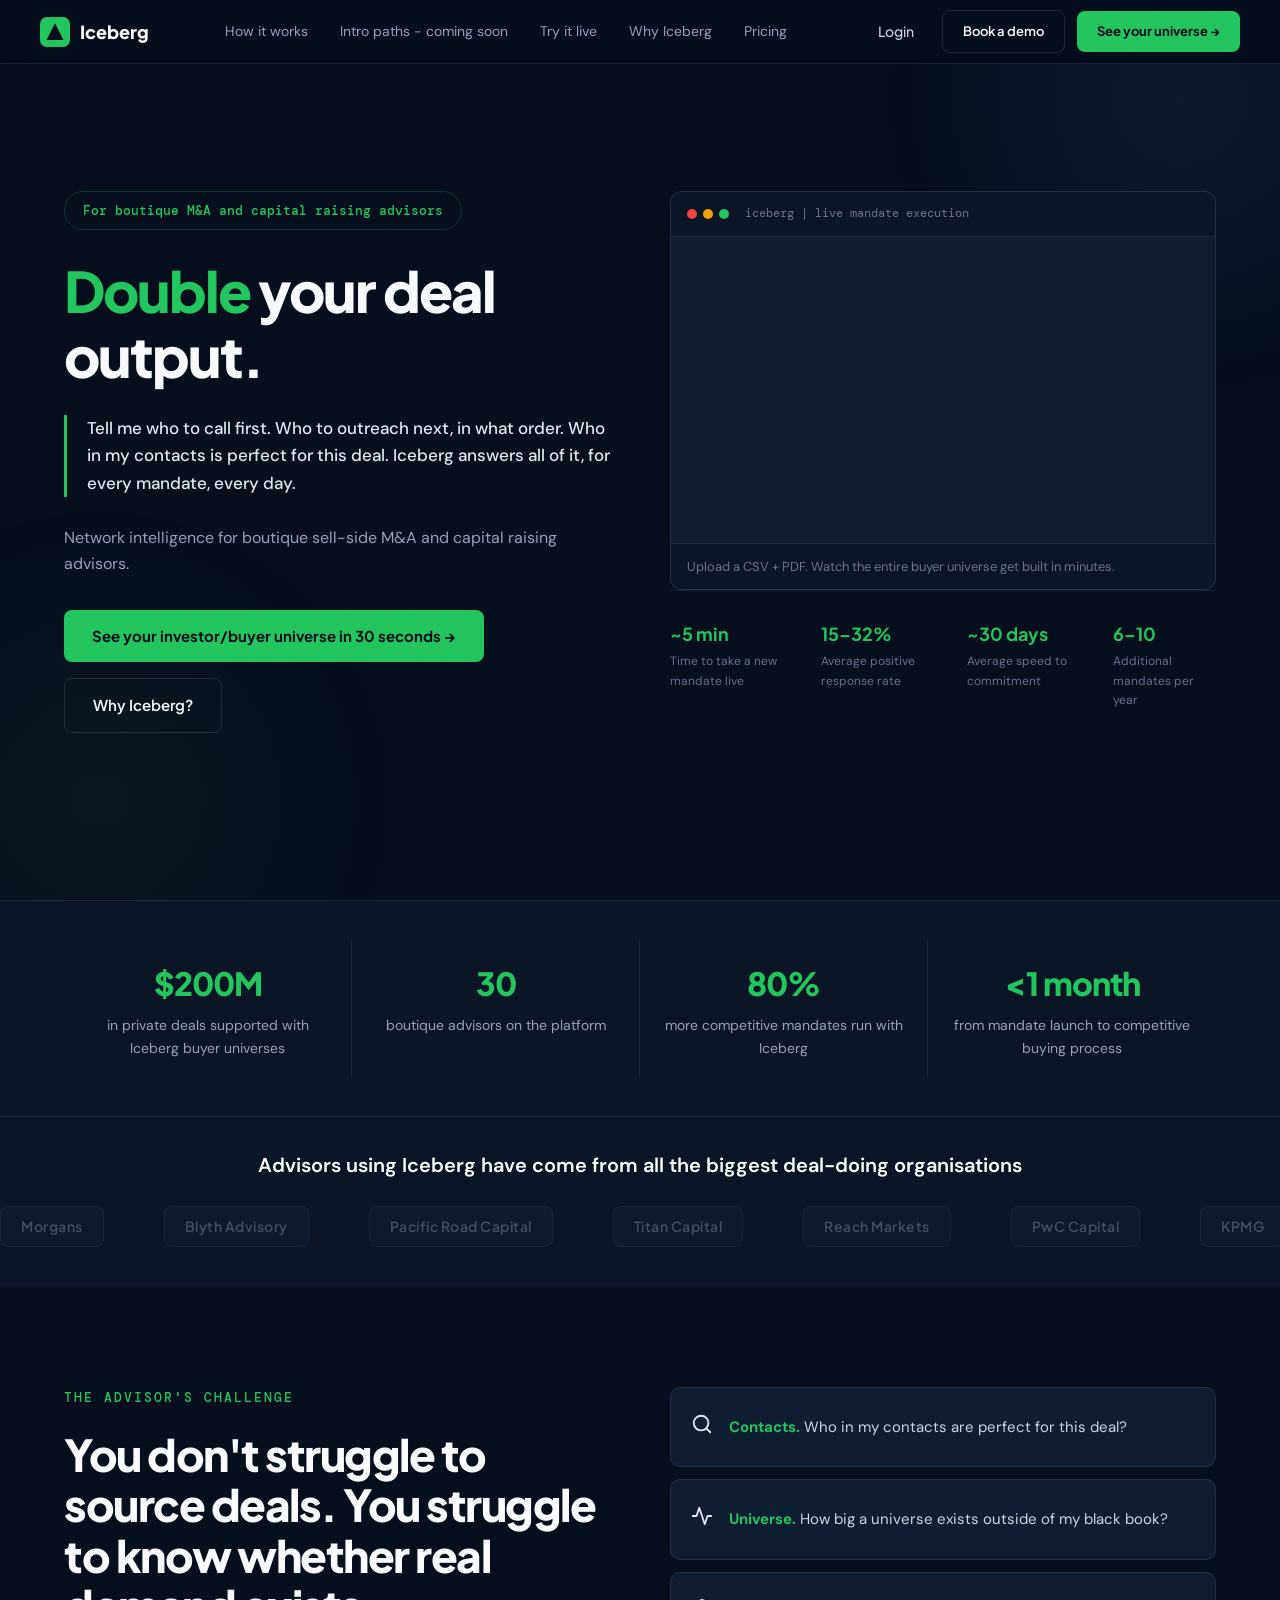
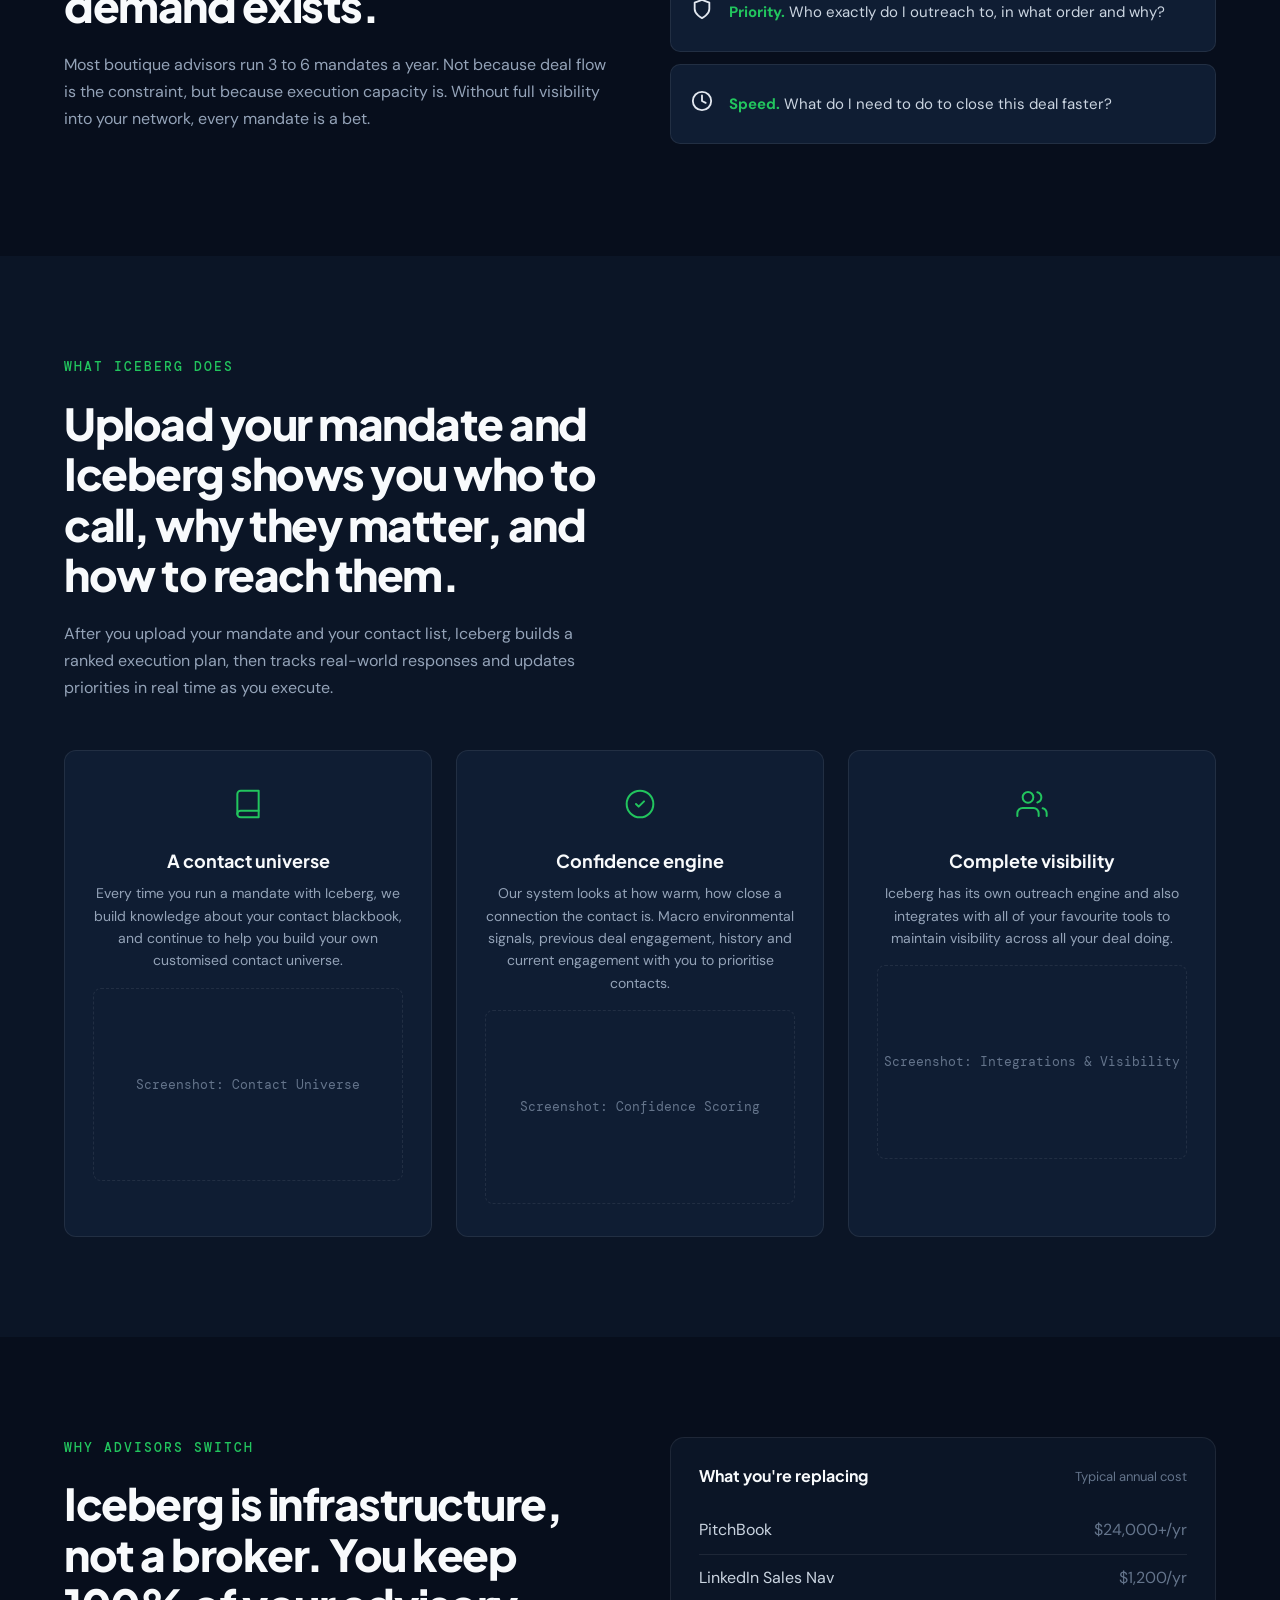
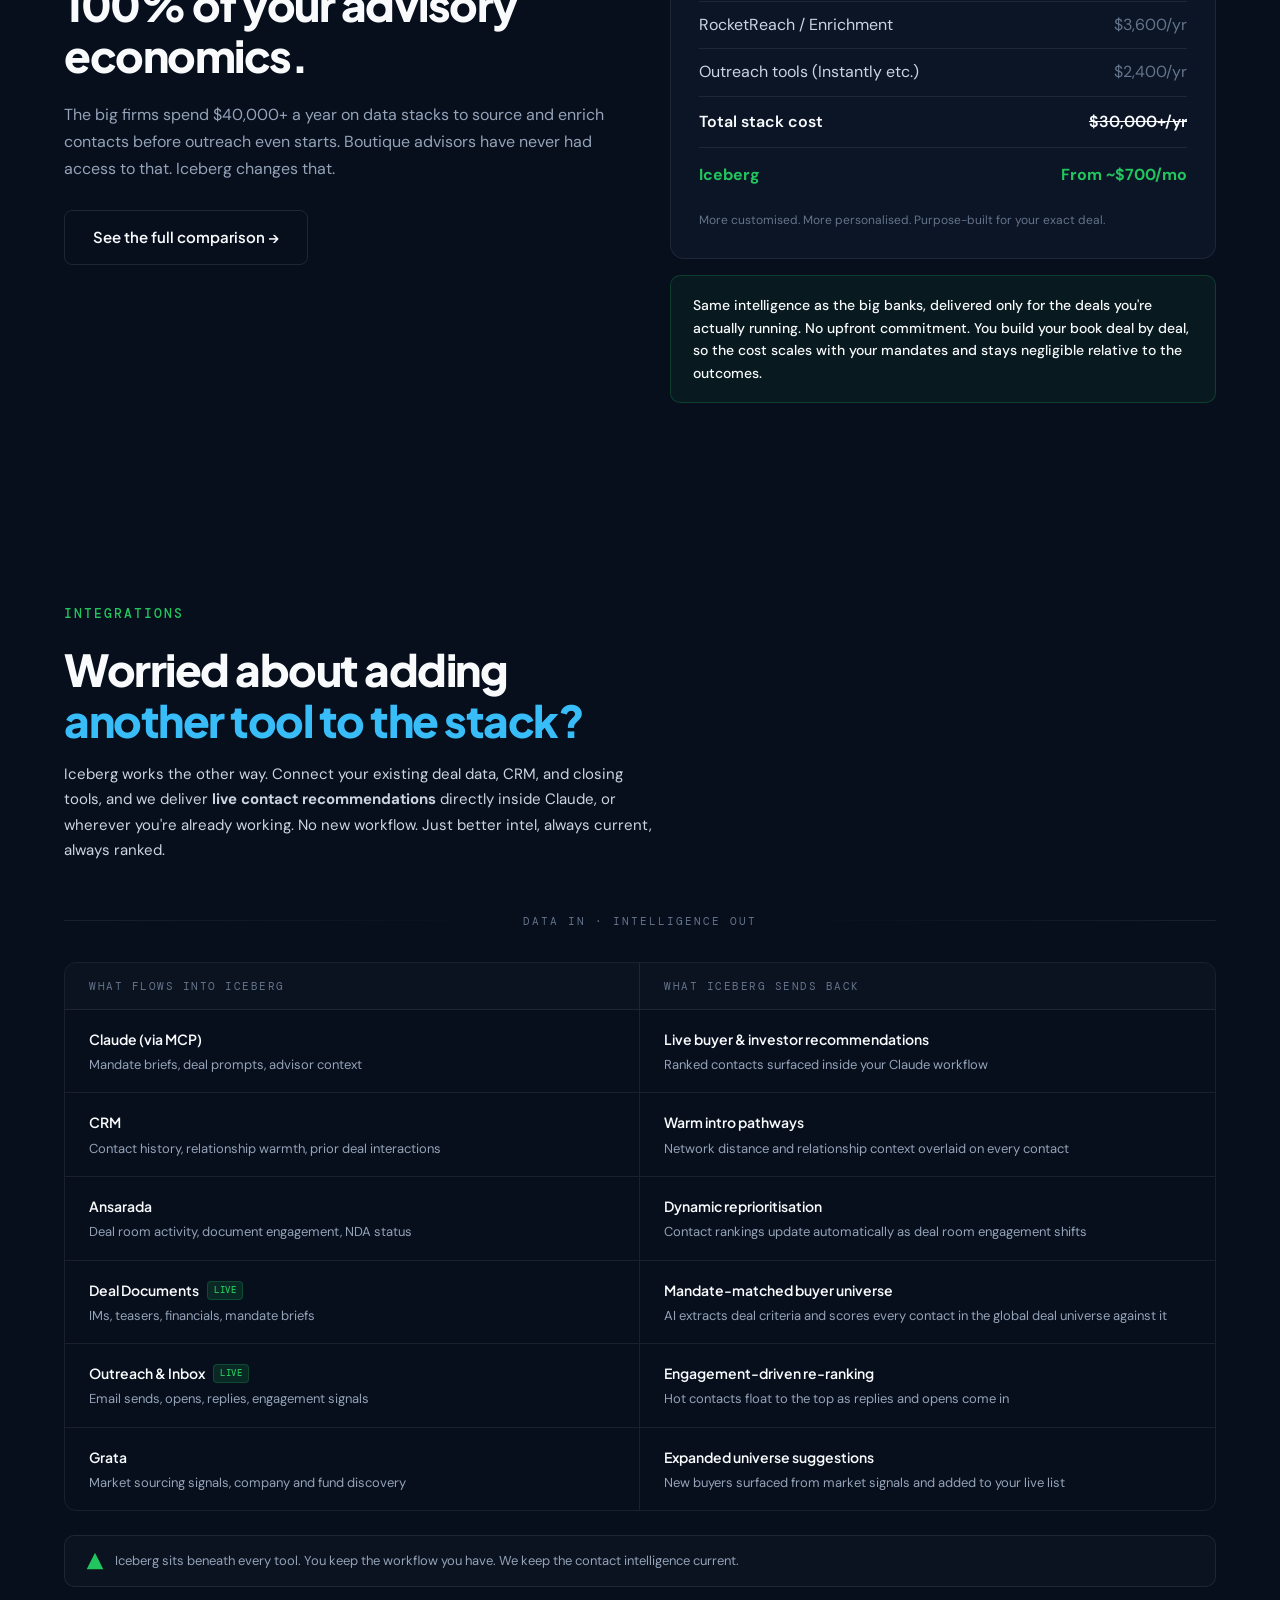
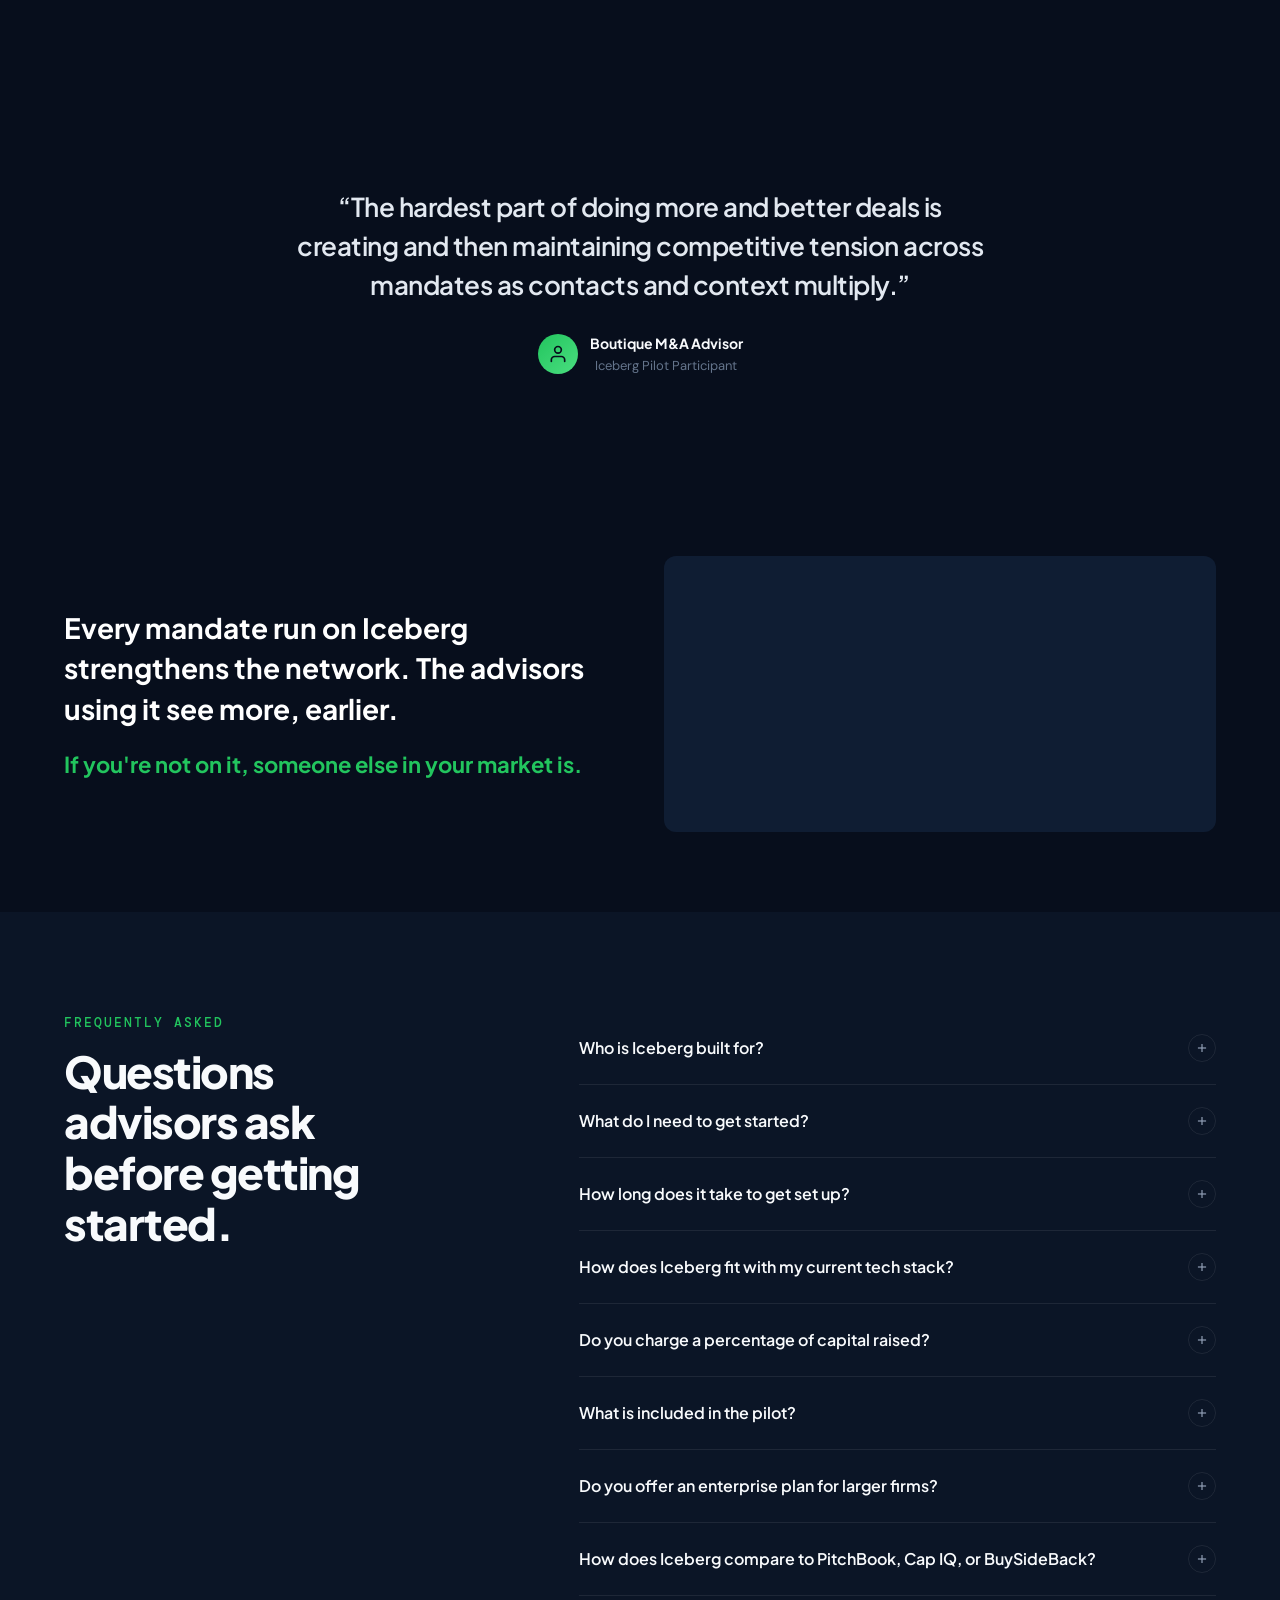
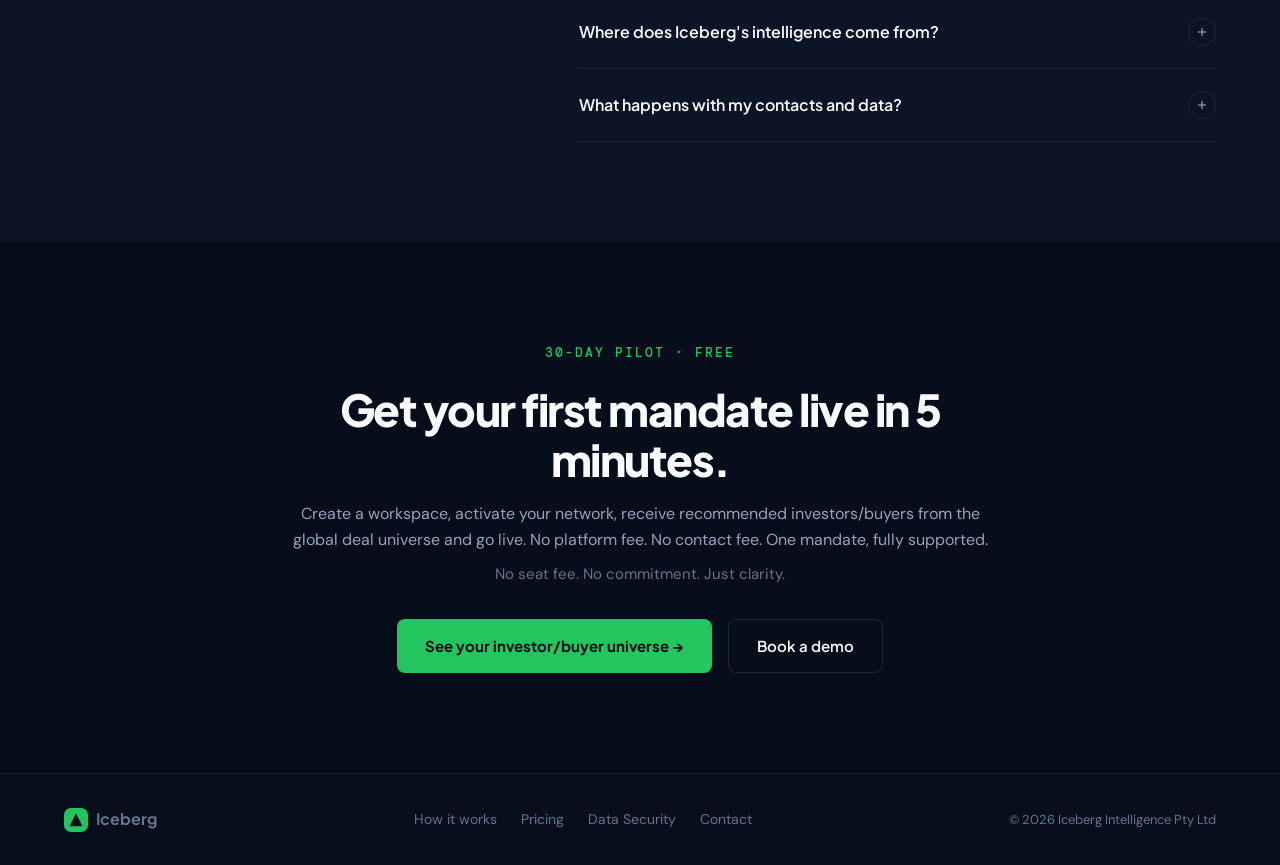
<file: index.html>
<!DOCTYPE html>
<html lang="en">
<head>
<meta charset="UTF-8">
<meta name="viewport" content="width=device-width, initial-scale=1.0">
<title>Iceberg — Sell-Side M&A and Capital Raising · Boutique Advisors</title>
<link rel="preconnect" href="https://fonts.googleapis.com">
<link rel="preconnect" href="https://fonts.gstatic.com" crossorigin>
<link href="https://fonts.googleapis.com/css2?family=Plus+Jakarta+Sans:ital,wght@0,300;0,400;0,500;0,600;0,700;0,800;1,700&family=DM+Sans:wght@300;400;500&family=DM+Mono:wght@400;500&display=swap" rel="stylesheet">
<link rel="stylesheet" href="styles.css">
</head>
<body>

<!-- ========== NAV ========== -->
<nav class="nav" id="nav">
  <div class="nav-inner">
    <a href="index.html" class="nav-logo">
      <div class="nav-logo-icon">
        <svg viewBox="0 0 24 24" fill="none" xmlns="http://www.w3.org/2000/svg">
          <path d="M12 2L2 22h20L12 2z" fill="#070E1C" stroke="#070E1C" stroke-width="1.5"/>
          <path d="M12 8L6 20h12L12 8z" fill="#070E1C"/>
        </svg>
      </div>
      Iceberg
    </a>
    <div class="nav-links">
      <a href="how-it-works.html">How it works</a>
      <a href="intro-paths.html">Intro paths - coming soon</a>
      <a href="try-it-live.html">Try it live</a>
      <a href="why-iceberg.html">Why Iceberg</a>
      <a href="pricing.html">Pricing</a>
    </div>
    <div class="nav-ctas">
      <a href="#" class="btn-ghost">Login</a>
      <a href="#" class="btn-secondary">Book a demo</a>
      <a href="try-it-live.html" class="btn-primary">See your universe &rarr;</a>
    </div>
    <button class="nav-mobile-toggle" onclick="document.getElementById('nav').classList.toggle('mobile-open')">&#9776;</button>
  </div>
</nav>

<!-- =============================================
     A — ATTENTION: Hero + Social Proof + Trust
     ============================================= -->

<!-- HERO -->
<section class="hero">
  <div class="container">
    <div class="hero-grid">
      <div class="fade-up">
        <div class="hero-eyebrow">For boutique M&amp;A and capital raising advisors</div>
        <h1><span class="green">Double</span> your deal output.</h1>
        <div class="hero-brutal">Tell me who to call first. Who to outreach next, in what order. Who in my contacts is perfect for this deal. Iceberg answers all of it, for every mandate, every day.</div>
        <p class="hero-sub">Network intelligence for boutique sell-side M&amp;A and capital raising advisors.</p>
        <div class="hero-ctas">
          <a href="try-it-live.html" class="btn-primary">See your investor/buyer universe in 30 seconds &rarr;</a>
          <a href="why-iceberg.html" class="btn-secondary">Why Iceberg?</a>
        </div>
      </div>
      <div class="fade-up" style="animation-delay:0.2s">
        <div class="hero-video-wrap">
          <div class="hero-video-chrome">
            <div class="hero-video-dots"><span></span><span></span><span></span></div>
            <span class="hero-video-chrome-label">iceberg | live mandate execution</span>
          </div>
          <div class="hero-video-embed">
            <video autoplay muted loop playsinline>
              <source src="https://ik.imagekit.io/2z8yysunx/JRNY/Richard%20Property%20Advisers/Landing%20Page/Iceberg/iceberg%20pitch%20deck%20analysis%20-%20Flossy's%20Fundraising%20(1080p,%20h264).mp4" type="video/mp4">
            </video>
          </div>
          <div class="hero-video-caption">Upload a CSV + PDF. Watch the entire buyer universe get built in minutes.</div>
        </div>
        <div class="hero-stats">
          <div>
            <div class="hero-stat-value">~5 min</div>
            <div class="hero-stat-label">Time to take a new mandate live</div>
          </div>
          <div>
            <div class="hero-stat-value">15&ndash;32%</div>
            <div class="hero-stat-label">Average positive response rate</div>
          </div>
          <div>
            <div class="hero-stat-value">~30 days</div>
            <div class="hero-stat-label">Average speed to commitment</div>
          </div>
          <div>
            <div class="hero-stat-value">6&ndash;10</div>
            <div class="hero-stat-label">Additional mandates per year</div>
          </div>
        </div>
      </div>
    </div>
  </div>
</section>

<!-- SOCIAL PROOF -->
<section class="social-proof">
  <div class="container">
    <div class="social-proof-grid fade-up">
      <div class="social-proof-item">
        <div class="social-proof-value">$200M</div>
        <div class="social-proof-label">in private deals supported with Iceberg buyer universes</div>
      </div>
      <div class="social-proof-item">
        <div class="social-proof-value">30</div>
        <div class="social-proof-label">boutique advisors on the platform</div>
      </div>
      <div class="social-proof-item">
        <div class="social-proof-value">80%</div>
        <div class="social-proof-label">more competitive mandates run with Iceberg</div>
      </div>
      <div class="social-proof-item">
        <div class="social-proof-value">&lt;1 month</div>
        <div class="social-proof-label">from mandate launch to competitive buying process</div>
      </div>
    </div>
  </div>
</section>

<!-- TRUST STRIP -->
<section class="trust-strip">
  <div class="trust-strip-label">Advisors using Iceberg have come from all the biggest deal-doing organisations</div>
  <div class="trust-strip-track">
    <span class="trust-logo-placeholder">Morgans</span><span class="trust-logo-placeholder">Blyth Advisory</span><span class="trust-logo-placeholder">Pacific Road Capital</span><span class="trust-logo-placeholder">Titan Capital</span><span class="trust-logo-placeholder">Reach Markets</span><span class="trust-logo-placeholder">PwC Capital</span><span class="trust-logo-placeholder">KPMG</span><span class="trust-logo-placeholder">Macquarie</span>
    <span class="trust-logo-placeholder">Morgans</span><span class="trust-logo-placeholder">Blyth Advisory</span><span class="trust-logo-placeholder">Pacific Road Capital</span><span class="trust-logo-placeholder">Titan Capital</span><span class="trust-logo-placeholder">Reach Markets</span><span class="trust-logo-placeholder">PwC Capital</span><span class="trust-logo-placeholder">KPMG</span><span class="trust-logo-placeholder">Macquarie</span>
  </div>
</section>

<!-- =============================================
     I — INTEREST: The Problem + What Iceberg Does
     ============================================= -->

<!-- THE ADVISOR'S CHALLENGE -->
<section class="aida-section" style="background:var(--bg-base);">
  <div class="container">
    <div class="aida-two-col">
      <div class="fade-up">
        <div class="section-label">THE ADVISOR'S CHALLENGE</div>
        <h2>You don't struggle to source deals. You struggle to know whether <span class="green">real demand</span> exists.</h2>
        <p class="aida-body" style="margin-top:20px;">Most boutique advisors run 3 to 6 mandates a year. Not because deal flow is the constraint, but because execution capacity is. Without full visibility into your network, every mandate is a bet.</p>
      </div>
      <div class="fade-up">
        <div class="challenge-card">
          <div class="challenge-icon"><svg width="22" height="22" viewBox="0 0 24 24" fill="none" stroke="currentColor" stroke-width="2" stroke-linecap="round" stroke-linejoin="round"><circle cx="11" cy="11" r="8"/><path d="m21 21-4.3-4.3"/></svg></div>
          <p><strong style="color:var(--green);">Contacts.</strong> Who in my contacts are perfect for this deal?</p>
        </div>
        <div class="challenge-card">
          <div class="challenge-icon"><svg width="22" height="22" viewBox="0 0 24 24" fill="none" stroke="currentColor" stroke-width="2" stroke-linecap="round" stroke-linejoin="round"><path d="M22 12h-4l-3 9L9 3l-3 9H2"/></svg></div>
          <p><strong style="color:var(--green);">Universe.</strong> How big a universe exists outside of my black book?</p>
        </div>
        <div class="challenge-card">
          <div class="challenge-icon"><svg width="22" height="22" viewBox="0 0 24 24" fill="none" stroke="currentColor" stroke-width="2" stroke-linecap="round" stroke-linejoin="round"><path d="M12 22s8-4 8-10V5l-8-3-8 3v7c0 6 8 10 8 10z"/></svg></div>
          <p><strong style="color:var(--green);">Priority.</strong> Who exactly do I outreach to, in what order and why?</p>
        </div>
        <div class="challenge-card">
          <div class="challenge-icon"><svg width="22" height="22" viewBox="0 0 24 24" fill="none" stroke="currentColor" stroke-width="2" stroke-linecap="round" stroke-linejoin="round"><circle cx="12" cy="12" r="10"/><polyline points="12 6 12 12 16 14"/></svg></div>
          <p><strong style="color:var(--green);">Speed.</strong> What do I need to do to close this deal faster?</p>
        </div>
      </div>
    </div>
  </div>
</section>

<!-- WHAT ICEBERG DOES -->
<section class="aida-section" style="background:var(--bg-800);">
  <div class="container">
    <div class="aida-two-col fade-up" style="align-items:center;">
      <div>
        <div class="section-label">WHAT ICEBERG DOES</div>
        <h2>Upload your mandate and Iceberg shows you <span class="green">who to call</span>, <span class="green">why they matter</span>, and <span class="green">how to reach them</span>.</h2>
        <p class="aida-body" style="margin-top:20px;">After you upload your mandate and your contact list, Iceberg builds a ranked execution plan, then tracks real-world responses and updates priorities in real time as you execute.</p>
      </div>
      <div class="how-split-video">
        <video autoplay muted loop playsinline>
          <source src="https://ik.imagekit.io/2z8yysunx/JRNY/Richard%20Property%20Advisers/Landing%20Page/Iceberg/videoplayback.mp4" type="video/mp4">
        </video>
      </div>
    </div>
    <div class="value-grid fade-up" style="margin-top:48px;">
      <div class="value-card">
        <div class="value-icon"><svg width="32" height="32" viewBox="0 0 24 24" fill="none" stroke="var(--green)" stroke-width="1.5" stroke-linecap="round" stroke-linejoin="round"><path d="M4 19.5A2.5 2.5 0 0 1 6.5 17H20"/><path d="M6.5 2H20v20H6.5A2.5 2.5 0 0 1 4 19.5v-15A2.5 2.5 0 0 1 6.5 2z"/></svg></div>
        <h4>A contact universe</h4>
        <p>Every time you run a mandate with Iceberg, we build knowledge about your contact blackbook, and continue to help you build your own customised contact universe.</p>
        <div class="value-card-screenshot">
          <div class="screenshot-placeholder"><span>Screenshot: Contact Universe</span></div>
        </div>
      </div>
      <div class="value-card">
        <div class="value-icon"><svg width="32" height="32" viewBox="0 0 24 24" fill="none" stroke="var(--green)" stroke-width="1.5" stroke-linecap="round" stroke-linejoin="round"><path d="M12 22c5.523 0 10-4.477 10-10S17.523 2 12 2 2 6.477 2 12s4.477 10 10 10z"/><path d="m9 12 2 2 4-4"/></svg></div>
        <h4>Confidence engine</h4>
        <p>Our system looks at how warm, how close a connection the contact is. Macro environmental signals, previous deal engagement, history and current engagement with you to prioritise contacts.</p>
        <div class="value-card-screenshot">
          <div class="screenshot-placeholder"><span>Screenshot: Confidence Scoring</span></div>
        </div>
      </div>
      <div class="value-card">
        <div class="value-icon"><svg width="32" height="32" viewBox="0 0 24 24" fill="none" stroke="var(--green)" stroke-width="1.5" stroke-linecap="round" stroke-linejoin="round"><path d="M17 21v-2a4 4 0 0 0-4-4H5a4 4 0 0 0-4 4v2"/><circle cx="9" cy="7" r="4"/><path d="M23 21v-2a4 4 0 0 0-3-3.87"/><path d="M16 3.13a4 4 0 0 1 0 7.75"/></svg></div>
        <h4>Complete visibility</h4>
        <p>Iceberg has its own outreach engine and also integrates with all of your favourite tools to maintain visibility across all your deal doing.</p>
        <div class="value-card-screenshot">
          <div class="screenshot-placeholder"><span>Screenshot: Integrations &amp; Visibility</span></div>
        </div>
      </div>
    </div>
  </div>
</section>

<!-- INFRASTRUCTURE, NOT A BROKER -->
<section class="aida-section" style="background:var(--bg-base);">
  <div class="container">
    <div class="aida-two-col">
      <div class="fade-up">
        <div class="section-label">WHY ADVISORS SWITCH</div>
        <h2>Iceberg is <span class="green">infrastructure</span>, not a broker. You keep <span class="green">100%</span> of your advisory economics.</h2>
        <p class="aida-body" style="margin-top:20px;">The big firms spend $40,000+ a year on data stacks to source and enrich contacts before outreach even starts. Boutique advisors have never had access to that. Iceberg changes that.</p>
        <div style="margin-top:28px;">
          <a href="why-iceberg.html" class="btn-secondary">See the full comparison &rarr;</a>
        </div>
      </div>
      <div class="fade-up">
        <div class="pricing-compare-table" style="background:var(--bg-800);border:1px solid var(--border);border-radius:14px;padding:28px;width:100%;">
          <div style="display:flex;justify-content:space-between;align-items:center;margin-bottom:20px;">
            <h4 style="margin:0;font-size:16px;color:var(--text-white);">What you're replacing</h4>
            <span style="font-size:13px;color:var(--text-400);">Typical annual cost</span>
          </div>
          <div class="compare-row" style="display:flex;justify-content:space-between;padding:10px 0;border-bottom:1px solid var(--border);">
            <span style="color:var(--text-200);">PitchBook</span>
            <span style="color:var(--text-400);">$24,000+/yr</span>
          </div>
          <div class="compare-row" style="display:flex;justify-content:space-between;padding:10px 0;border-bottom:1px solid var(--border);">
            <span style="color:var(--text-200);">LinkedIn Sales Nav</span>
            <span style="color:var(--text-400);">$1,200/yr</span>
          </div>
          <div class="compare-row" style="display:flex;justify-content:space-between;padding:10px 0;border-bottom:1px solid var(--border);">
            <span style="color:var(--text-200);">RocketReach / Enrichment</span>
            <span style="color:var(--text-400);">$3,600/yr</span>
          </div>
          <div class="compare-row" style="display:flex;justify-content:space-between;padding:10px 0;border-bottom:1px solid var(--border);">
            <span style="color:var(--text-200);">Outreach tools (Instantly etc.)</span>
            <span style="color:var(--text-400);">$2,400/yr</span>
          </div>
          <div class="compare-row" style="display:flex;justify-content:space-between;padding:12px 0;border-bottom:1px solid var(--border);">
            <span style="color:var(--text-white);font-weight:600;">Total stack cost</span>
            <span style="color:var(--text-white);font-weight:600;text-decoration:line-through;">$30,000+/yr</span>
          </div>
          <div class="compare-row" style="display:flex;justify-content:space-between;padding:14px 0;align-items:center;">
            <span style="color:var(--green);font-weight:700;font-size:16px;">Iceberg</span>
            <span style="color:var(--green);font-weight:700;font-size:16px;">From ~$700/mo</span>
          </div>
          <p style="color:var(--text-400);font-size:12px;margin-top:8px;margin-bottom:0;">More customised. More personalised. Purpose-built for your exact deal.</p>
        </div>
        <div style="margin-top:16px;padding:18px 22px;background:rgba(34,197,94,0.06);border:1px solid var(--border-green);border-radius:10px;">
          <p style="color:var(--text-white);font-size:14px;font-weight:500;margin:0;line-height:1.6;">Same intelligence as the big banks, delivered only for the deals you're actually running. No upfront commitment. You build your book deal by deal, so the cost scales with your mandates and stays negligible relative to the outcomes.</p>
        </div>
      </div>
    </div>
  </div>
</section>

<!-- ========== INTEGRATIONS ========== -->
<section class="integrations-section">
  <div class="container">
    <div class="integrations-intro fade-up">
      <div class="section-label">INTEGRATIONS</div>
      <h2>Worried about adding <span>another tool to the stack?</span></h2>
      <p>Iceberg works the other way. Connect your existing deal data, CRM, and closing tools, and we deliver <strong>live contact recommendations</strong> directly inside Claude, or wherever you're already working. No new workflow. Just better intel, always current, always ranked.</p>
    </div>
    <div class="integrations-divider fade-up">DATA IN &middot; INTELLIGENCE OUT</div>
    <div class="integrations-table fade-up">
      <div class="integrations-col-header">What flows into Iceberg</div>
      <div class="integrations-col-header">What Iceberg sends back</div>

      <div class="integrations-row">
        <div class="integrations-cell">
          <div class="integrations-cell-title">Claude (via MCP)</div>
          <div class="integrations-cell-desc">Mandate briefs, deal prompts, advisor context</div>
        </div>
        <div class="integrations-cell">
          <div class="integrations-cell-output-title">Live buyer &amp; investor recommendations</div>
          <div class="integrations-cell-output-desc">Ranked contacts surfaced inside your Claude workflow</div>
        </div>
      </div>

      <div class="integrations-row">
        <div class="integrations-cell">
          <div class="integrations-cell-title">CRM</div>
          <div class="integrations-cell-desc">Contact history, relationship warmth, prior deal interactions</div>
        </div>
        <div class="integrations-cell">
          <div class="integrations-cell-output-title">Warm intro pathways</div>
          <div class="integrations-cell-output-desc">Network distance and relationship context overlaid on every contact</div>
        </div>
      </div>

      <div class="integrations-row">
        <div class="integrations-cell">
          <div class="integrations-cell-title">Ansarada</div>
          <div class="integrations-cell-desc">Deal room activity, document engagement, NDA status</div>
        </div>
        <div class="integrations-cell">
          <div class="integrations-cell-output-title">Dynamic reprioritisation</div>
          <div class="integrations-cell-output-desc">Contact rankings update automatically as deal room engagement shifts</div>
        </div>
      </div>

      <div class="integrations-row">
        <div class="integrations-cell">
          <div class="integrations-cell-title">Deal Documents <span class="badge-live-sm">Live</span></div>
          <div class="integrations-cell-desc">IMs, teasers, financials, mandate briefs</div>
        </div>
        <div class="integrations-cell">
          <div class="integrations-cell-output-title">Mandate-matched buyer universe</div>
          <div class="integrations-cell-output-desc">AI extracts deal criteria and scores every contact in the global deal universe against it</div>
        </div>
      </div>

      <div class="integrations-row">
        <div class="integrations-cell">
          <div class="integrations-cell-title">Outreach &amp; Inbox <span class="badge-live-sm">Live</span></div>
          <div class="integrations-cell-desc">Email sends, opens, replies, engagement signals</div>
        </div>
        <div class="integrations-cell">
          <div class="integrations-cell-output-title">Engagement-driven re-ranking</div>
          <div class="integrations-cell-output-desc">Hot contacts float to the top as replies and opens come in</div>
        </div>
      </div>

      <div class="integrations-row">
        <div class="integrations-cell">
          <div class="integrations-cell-title">Grata</div>
          <div class="integrations-cell-desc">Market sourcing signals, company and fund discovery</div>
        </div>
        <div class="integrations-cell">
          <div class="integrations-cell-output-title">Expanded universe suggestions</div>
          <div class="integrations-cell-output-desc">New buyers surfaced from market signals and added to your live list</div>
        </div>
      </div>
    </div>

    <div class="integrations-footer fade-up">
      <svg width="20" height="20" viewBox="0 0 24 24" fill="var(--green)" stroke="none"><polygon points="12,2 2,22 22,22"/></svg>
      <span>Iceberg sits beneath every tool. You keep the workflow you have. We keep the contact intelligence current.</span>
    </div>
  </div>
</section>

<!-- TESTIMONIAL / QUOTE -->
<section class="aida-section" style="background:var(--bg-base);">
  <div class="container">
    <div class="testimonial-block fade-up">
      <div class="testimonial-quote">&ldquo;The hardest part of doing more and better deals is creating and then maintaining competitive tension across mandates as contacts and context multiply.&rdquo;</div>
      <div class="testimonial-meta">
        <div class="testimonial-avatar"><svg width="20" height="20" viewBox="0 0 24 24" fill="none" stroke="var(--bg-base)" stroke-width="2" stroke-linecap="round" stroke-linejoin="round"><path d="M20 21v-2a4 4 0 0 0-4-4H8a4 4 0 0 0-4 4v2"/><circle cx="12" cy="7" r="4"/></svg></div>
        <div>
          <div class="testimonial-name">Boutique M&amp;A Advisor</div>
          <div class="testimonial-role">Iceberg Pilot Participant</div>
        </div>
      </div>
    </div>
  </div>
</section>

<!-- =============================================
     A — ACTION: Pilot CTA
     ============================================= -->

<!-- FOMO LINE -->
<section class="fomo-split" style="background:var(--bg-base);">
  <div class="container">
    <div class="fomo-split-grid fade-up">
      <div class="fomo-split-text">
        <p class="fomo-split-main">Every mandate run on Iceberg strengthens the network. The advisors using it see more, earlier.</p>
        <p class="fomo-split-highlight">If you're not on it, someone else in your market is.</p>
      </div>
      <div class="fomo-split-video">
        <video autoplay muted loop playsinline>
          <source src="https://ik.imagekit.io/2z8yysunx/JRNY/Richard%20Property%20Advisers/Landing%20Page/Iceberg/send%20investor%20message%20gmail%201.mp4" type="video/mp4">
        </video>
      </div>
    </div>
  </div>
</section>

<!-- FAQ -->
<section class="faq-section aida-section" style="background:var(--bg-800);">
  <div class="container">
    <div class="faq-split fade-up">
      <div class="faq-split-left">
        <div class="section-label">FREQUENTLY ASKED</div>
        <h2>Questions advisors ask before getting started.</h2>
      </div>
      <div class="faq-split-right">
      <div class="faq-item">
        <div class="faq-question">
          <h4>Who is Iceberg built for?</h4>
          <div class="faq-icon"><svg viewBox="0 0 24 24"><line x1="12" y1="5" x2="12" y2="19"/><line x1="5" y1="12" x2="19" y2="12"/></svg></div>
        </div>
        <div class="faq-answer">
          <p>Boutique capital raising advisers, independent M&amp;A advisers, placement agents running multiple live mandates, advisers who treat their network as a long-term asset, and operators who value confidence, discretion, and outcomes.</p>
        </div>
      </div>
      <div class="faq-item">
        <div class="faq-question">
          <h4>What do I need to get started?</h4>
          <div class="faq-icon"><svg viewBox="0 0 24 24"><line x1="12" y1="5" x2="12" y2="19"/><line x1="5" y1="12" x2="19" y2="12"/></svg></div>
        </div>
        <div class="faq-answer">
          <p>All you need is a signed mandate and investor pitch materials from a founder ready to go live.</p>
        </div>
      </div>
      <div class="faq-item">
        <div class="faq-question">
          <h4>How long does it take to get set up?</h4>
          <div class="faq-icon"><svg viewBox="0 0 24 24"><line x1="12" y1="5" x2="12" y2="19"/><line x1="5" y1="12" x2="19" y2="12"/></svg></div>
        </div>
        <div class="faq-answer">
          <p>We can have a workspace for you and your mandate live for execution within 5 minutes.</p>
        </div>
      </div>
      <div class="faq-item">
        <div class="faq-question">
          <h4>How does Iceberg fit with my current tech stack?</h4>
          <div class="faq-icon"><svg viewBox="0 0 24 24"><line x1="12" y1="5" x2="12" y2="19"/><line x1="5" y1="12" x2="19" y2="12"/></svg></div>
        </div>
        <div class="faq-answer">
          <p>Iceberg sits alongside your existing tools as a deal execution layer. Your CRM, email, and finance tools stay as systems of record. We integrate with Gmail or Outlook, pull in existing contacts for continuous reprioritisation, and run deal-specific workflows without requiring you to rebuild your stack.</p>
        </div>
      </div>
      <div class="faq-item">
        <div class="faq-question">
          <h4>Do you charge a percentage of capital raised?</h4>
          <div class="faq-icon"><svg viewBox="0 0 24 24"><line x1="12" y1="5" x2="12" y2="19"/><line x1="5" y1="12" x2="19" y2="12"/></svg></div>
        </div>
        <div class="faq-answer">
          <p>No. Pricing is subscription-based on capital raising throughput rather than performance fees. You keep 100% of your advisory economics.</p>
        </div>
      </div>
      <div class="faq-item">
        <div class="faq-question">
          <h4>What is included in the pilot?</h4>
          <div class="faq-icon"><svg viewBox="0 0 24 24"><line x1="12" y1="5" x2="12" y2="19"/><line x1="5" y1="12" x2="19" y2="12"/></svg></div>
        </div>
        <div class="faq-answer">
          <p>The 30-day pilot includes one live mandate with full platform access, investor targeting recommendations, contact intelligence, outreach tracking, and no platform fees. You'll receive 120 free contacts and connect your Gmail and calendar.</p>
        </div>
      </div>
      <div class="faq-item">
        <div class="faq-question">
          <h4>Do you offer an enterprise plan for larger firms?</h4>
          <div class="faq-icon"><svg viewBox="0 0 24 24"><line x1="12" y1="5" x2="12" y2="19"/><line x1="5" y1="12" x2="19" y2="12"/></svg></div>
        </div>
        <div class="faq-answer">
          <p>Yes. If your firm has a large contact database, multiple seats, or concurrent mandates, our Enterprise plan lets you cancel your PitchBook, Cap IQ, BuySideBack, and enrichment tool subscriptions and replace them all with Iceberg. Bulk contact packages, multi-seat access with shared network graphs, and dedicated onboarding. <a href="pricing.html" style="color:var(--green);">See Enterprise pricing &rarr;</a></p>
        </div>
      </div>
      <div class="faq-item">
        <div class="faq-question">
          <h4>How does Iceberg compare to PitchBook, Cap IQ, or BuySideBack?</h4>
          <div class="faq-icon"><svg viewBox="0 0 24 24"><line x1="12" y1="5" x2="12" y2="19"/><line x1="5" y1="12" x2="19" y2="12"/></svg></div>
        </div>
        <div class="faq-answer">
          <p>Those tools are built for large investment banks and cost $20,000 to $40,000+/year per seat. Iceberg gives boutique advisors the same depth of contact intelligence (investor/buyer identification, enrichment, relationship mapping, and execution tracking) at a price that scales with the deals you're actually running. No upfront commitment, no enterprise contracts.</p>
        </div>
      </div>
      <div class="faq-item">
        <div class="faq-question">
          <h4>Where does Iceberg's intelligence come from?</h4>
          <div class="faq-icon"><svg viewBox="0 0 24 24"><line x1="12" y1="5" x2="12" y2="19"/><line x1="5" y1="12" x2="19" y2="12"/></svg></div>
        </div>
        <div class="faq-answer">
          <p>Our reasoning layer processes engagement behaviour, relationship strength, mandate fit, check sizes, and investment focus data. Recommendations come from the global deal universe, continuously reprioritised, not static lists.</p>
        </div>
      </div>
      <div class="faq-item">
        <div class="faq-question">
          <h4>What happens with my contacts and data?</h4>
          <div class="faq-icon"><svg viewBox="0 0 24 24"><line x1="12" y1="5" x2="12" y2="19"/><line x1="5" y1="12" x2="19" y2="12"/></svg></div>
        </div>
        <div class="faq-answer">
          <p>Your imported contacts remain private and fully yours. Iceberg-originated contacts strengthen the shared network. Co-developed relationships stay private while Iceberg learns anonymously. If you leave, your imported contacts are frozen and never shared.</p>
        </div>
      </div>
      </div>
    </div>
  </div>
</section>

<!-- PILOT CTA -->
<section class="pilot-cta-full">
  <div class="pilot-cta-full-overlay"></div>
  <div class="container pilot-cta-full-content fade-up">
    <div class="section-label" style="color:var(--green);">30-DAY PILOT &middot; FREE</div>
    <h2>Get your first mandate live in 5 minutes.</h2>
    <p>Create a workspace, activate your network, receive recommended investors/buyers from the global deal universe and go live. No platform fee. No contact fee. One mandate, fully supported.</p>
    <p class="clarity">No seat fee. No commitment. Just clarity.</p>
    <div class="pilot-cta-buttons">
      <a href="try-it-live.html" class="btn-primary">See your investor/buyer universe &rarr;</a>
      <a href="#" class="btn-secondary">Book a demo</a>
    </div>
  </div>
</section>

<!-- ========== FOOTER ========== -->
<footer class="footer">
  <div class="container">
    <div class="footer-inner">
      <div class="footer-logo">
        <div class="nav-logo-icon">
          <svg viewBox="0 0 24 24" fill="none" xmlns="http://www.w3.org/2000/svg">
            <path d="M12 2L2 22h20L12 2z" fill="#070E1C" stroke="#070E1C" stroke-width="1.5"/>
            <path d="M12 8L6 20h12L12 8z" fill="#070E1C"/>
          </svg>
        </div>
        Iceberg
      </div>
      <div class="footer-links">
        <a href="how-it-works.html">How it works</a>
        <a href="pricing.html">Pricing</a>
        <a href="#">Data Security</a>
        <a href="#">Contact</a>
      </div>
      <div class="footer-copy">&copy; 2026 Iceberg Intelligence Pty Ltd</div>
    </div>
  </div>
</footer>

<script src="main.js"></script>
</body>
</html>
</file>
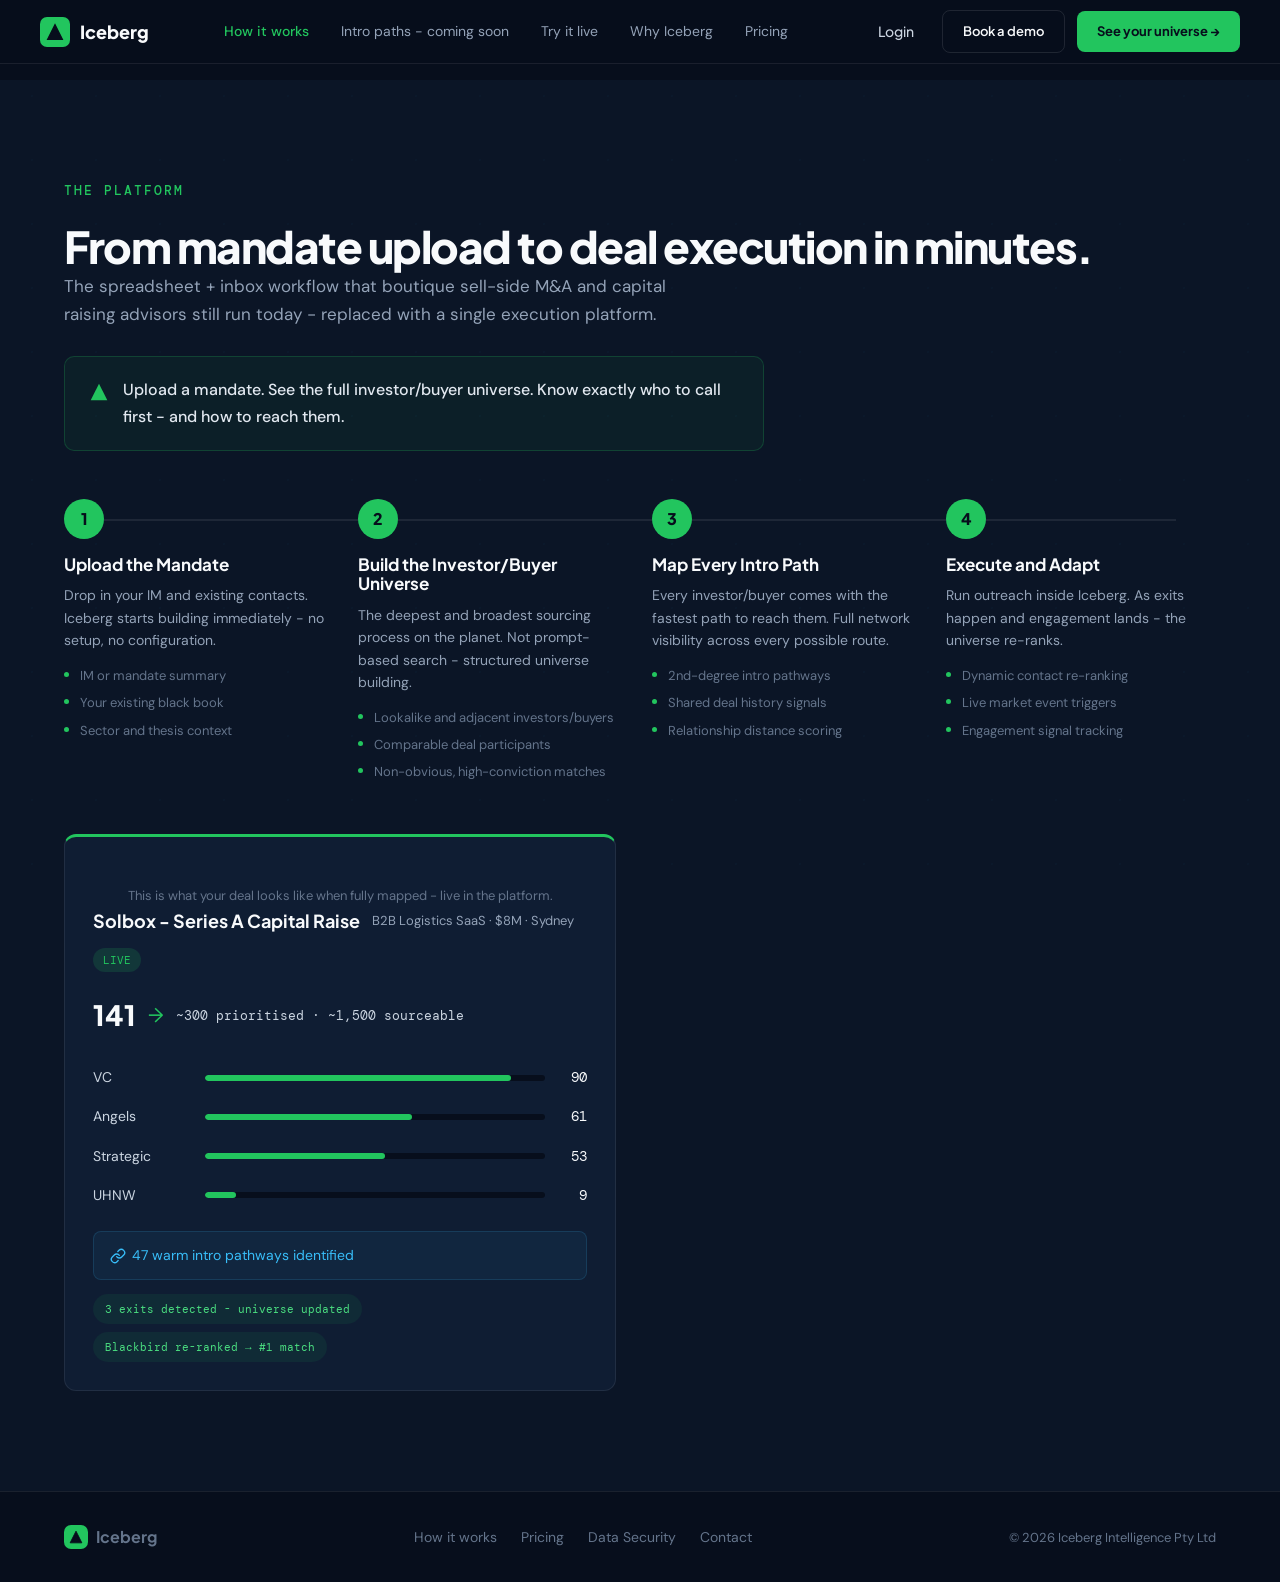
<file: how-it-works.html>
<!DOCTYPE html>
<html lang="en">
<head>
<meta charset="UTF-8">
<meta name="viewport" content="width=device-width, initial-scale=1.0">
<title>How It Works — Iceberg</title>
<link rel="preconnect" href="https://fonts.googleapis.com">
<link rel="preconnect" href="https://fonts.gstatic.com" crossorigin>
<link href="https://fonts.googleapis.com/css2?family=Plus+Jakarta+Sans:ital,wght@0,300;0,400;0,500;0,600;0,700;0,800;1,700&family=DM+Sans:wght@300;400;500&family=DM+Mono:wght@400;500&display=swap" rel="stylesheet">
<link rel="stylesheet" href="styles.css">
</head>
<body>

<nav class="nav" id="nav">
  <div class="nav-inner">
    <a href="index.html" class="nav-logo">
      <div class="nav-logo-icon">
        <svg viewBox="0 0 24 24" fill="none" xmlns="http://www.w3.org/2000/svg">
          <path d="M12 2L2 22h20L12 2z" fill="#070E1C" stroke="#070E1C" stroke-width="1.5"/>
          <path d="M12 8L6 20h12L12 8z" fill="#070E1C"/>
        </svg>
      </div>
      Iceberg
    </a>
    <div class="nav-links">
      <a href="how-it-works.html" class="active">How it works</a>
      <a href="intro-paths.html">Intro paths - coming soon</a>
      <a href="try-it-live.html">Try it live</a>
      <a href="why-iceberg.html">Why Iceberg</a>
      <a href="pricing.html">Pricing</a>
    </div>
    <div class="nav-ctas">
      <a href="#" class="btn-ghost">Login</a>
      <a href="#" class="btn-secondary">Book a demo</a>
      <a href="try-it-live.html" class="btn-primary">See your universe &rarr;</a>
    </div>
    <button class="nav-mobile-toggle" onclick="document.getElementById('nav').classList.toggle('mobile-open')">&#9776;</button>
  </div>
</nav>

<div style="padding-top:80px"></div>

<!-- ========== HOW IT WORKS ========== -->
<section class="how-it-works">
  <div class="container">
    <div class="section-label fade-up">THE PLATFORM</div>
    <h2 class="fade-up">From mandate upload to deal execution in minutes.</h2>
    <p class="how-sub fade-up">The spreadsheet + inbox workflow that boutique sell-side M&amp;A and capital raising advisors still run today - replaced with a single execution platform.</p>
    <div class="core-promise fade-up">
      <span class="core-promise-icon"><svg width="20" height="20" viewBox="0 0 24 24" fill="var(--green)" stroke="none"><polygon points="12,2 2,22 22,22"/></svg></span>
      <p>Upload a mandate. See the full investor/buyer universe. Know exactly who to call first - and how to reach them.</p>
    </div>
    <div class="steps-row">
      <div class="step-card fade-up">
        <div class="step-num">1</div>
        <h4>Upload the Mandate</h4>
        <p>Drop in your IM and existing contacts. Iceberg starts building immediately - no setup, no configuration.</p>
        <ul class="step-list">
          <li>IM or mandate summary</li>
          <li>Your existing black book</li>
          <li>Sector and thesis context</li>
        </ul>
      </div>
      <div class="step-card fade-up">
        <div class="step-num">2</div>
        <h4>Build the Investor/Buyer Universe</h4>
        <p>The deepest and broadest sourcing process on the planet. Not prompt-based search - structured universe building.</p>
        <ul class="step-list">
          <li>Lookalike and adjacent investors/buyers</li>
          <li>Comparable deal participants</li>
          <li>Non-obvious, high-conviction matches</li>
        </ul>
      </div>
      <div class="step-card fade-up">
        <div class="step-num">3</div>
        <h4>Map Every Intro Path</h4>
        <p>Every investor/buyer comes with the fastest path to reach them. Full network visibility across every possible route.</p>
        <ul class="step-list">
          <li>2nd-degree intro pathways</li>
          <li>Shared deal history signals</li>
          <li>Relationship distance scoring</li>
        </ul>
      </div>
      <div class="step-card fade-up">
        <div class="step-num">4</div>
        <h4>Execute and Adapt</h4>
        <p>Run outreach inside Iceberg. As exits happen and engagement lands - the universe re-ranks.</p>
        <ul class="step-list">
          <li>Dynamic contact re-ranking</li>
          <li>Live market event triggers</li>
          <li>Engagement signal tracking</li>
        </ul>
      </div>
    </div>

    <!-- Universe map card + video -->
    <div class="universe-split fade-up">
      <div class="universe-card">
        <p class="universe-card-caption">This is what your deal looks like when fully mapped - live in the platform.</p>
        <div class="universe-card-header">
          <span class="universe-card-title">Solbox - Series A Capital Raise</span>
          <span class="universe-card-meta">B2B Logistics SaaS &middot; $8M &middot; Sydney</span>
          <span class="badge-live">LIVE</span>
        </div>
        <div class="universe-transform">
          <span class="universe-transform-num">141</span>
          <span class="universe-transform-arrow">&rarr;</span>
          <span class="universe-transform-result">~300 prioritised &middot; ~1,500 sourceable</span>
        </div>
        <div class="universe-table">
          <div class="universe-table-row">
            <span class="universe-table-type">VC</span>
            <div class="universe-table-bar"><div class="universe-table-bar-fill" style="width:90%"></div></div>
            <span class="universe-table-count">90</span>
          </div>
          <div class="universe-table-row">
            <span class="universe-table-type">Angels</span>
            <div class="universe-table-bar"><div class="universe-table-bar-fill" style="width:61%"></div></div>
            <span class="universe-table-count">61</span>
          </div>
          <div class="universe-table-row">
            <span class="universe-table-type">Strategic</span>
            <div class="universe-table-bar"><div class="universe-table-bar-fill" style="width:53%"></div></div>
            <span class="universe-table-count">53</span>
          </div>
          <div class="universe-table-row">
            <span class="universe-table-type">UHNW</span>
            <div class="universe-table-bar"><div class="universe-table-bar-fill" style="width:9%"></div></div>
            <span class="universe-table-count">9</span>
          </div>
        </div>
        <div class="universe-intro-callout"><svg width="16" height="16" viewBox="0 0 24 24" fill="none" stroke="var(--blue)" stroke-width="2" stroke-linecap="round" stroke-linejoin="round" style="display:inline;vertical-align:middle;margin-right:6px;"><path d="M10 13a5 5 0 0 0 7.54.54l3-3a5 5 0 0 0-7.07-7.07l-1.72 1.71"/><path d="M14 11a5 5 0 0 0-7.54-.54l-3 3a5 5 0 0 0 7.07 7.07l1.71-1.71"/></svg>47 warm intro pathways identified</div>
        <div class="universe-chips">
          <span class="universe-chip">3 exits detected - universe updated</span>
          <span class="universe-chip">Blackbird re-ranked &rarr; #1 match</span>
        </div>
      </div>
      <div class="universe-split-video">
        <video autoplay muted loop playsinline>
          <source src="https://ik.imagekit.io/2z8yysunx/JRNY/Richard%20Property%20Advisers/Landing%20Page/Iceberg/videoplayback.mp4" type="video/mp4">
        </video>
      </div>
    </div>
  </div>
</section>

<footer class="footer">
  <div class="container">
    <div class="footer-inner">
      <div class="footer-logo">
        <div class="nav-logo-icon">
          <svg viewBox="0 0 24 24" fill="none" xmlns="http://www.w3.org/2000/svg">
            <path d="M12 2L2 22h20L12 2z" fill="#070E1C" stroke="#070E1C" stroke-width="1.5"/>
            <path d="M12 8L6 20h12L12 8z" fill="#070E1C"/>
          </svg>
        </div>
        Iceberg
      </div>
      <div class="footer-links">
        <a href="how-it-works.html">How it works</a>
        <a href="pricing.html">Pricing</a>
        <a href="#">Data Security</a>
        <a href="#">Contact</a>
      </div>
      <div class="footer-copy">&copy; 2026 Iceberg Intelligence Pty Ltd</div>
    </div>
  </div>
</footer>

<script src="main.js"></script>
</body>
</html>
</file>
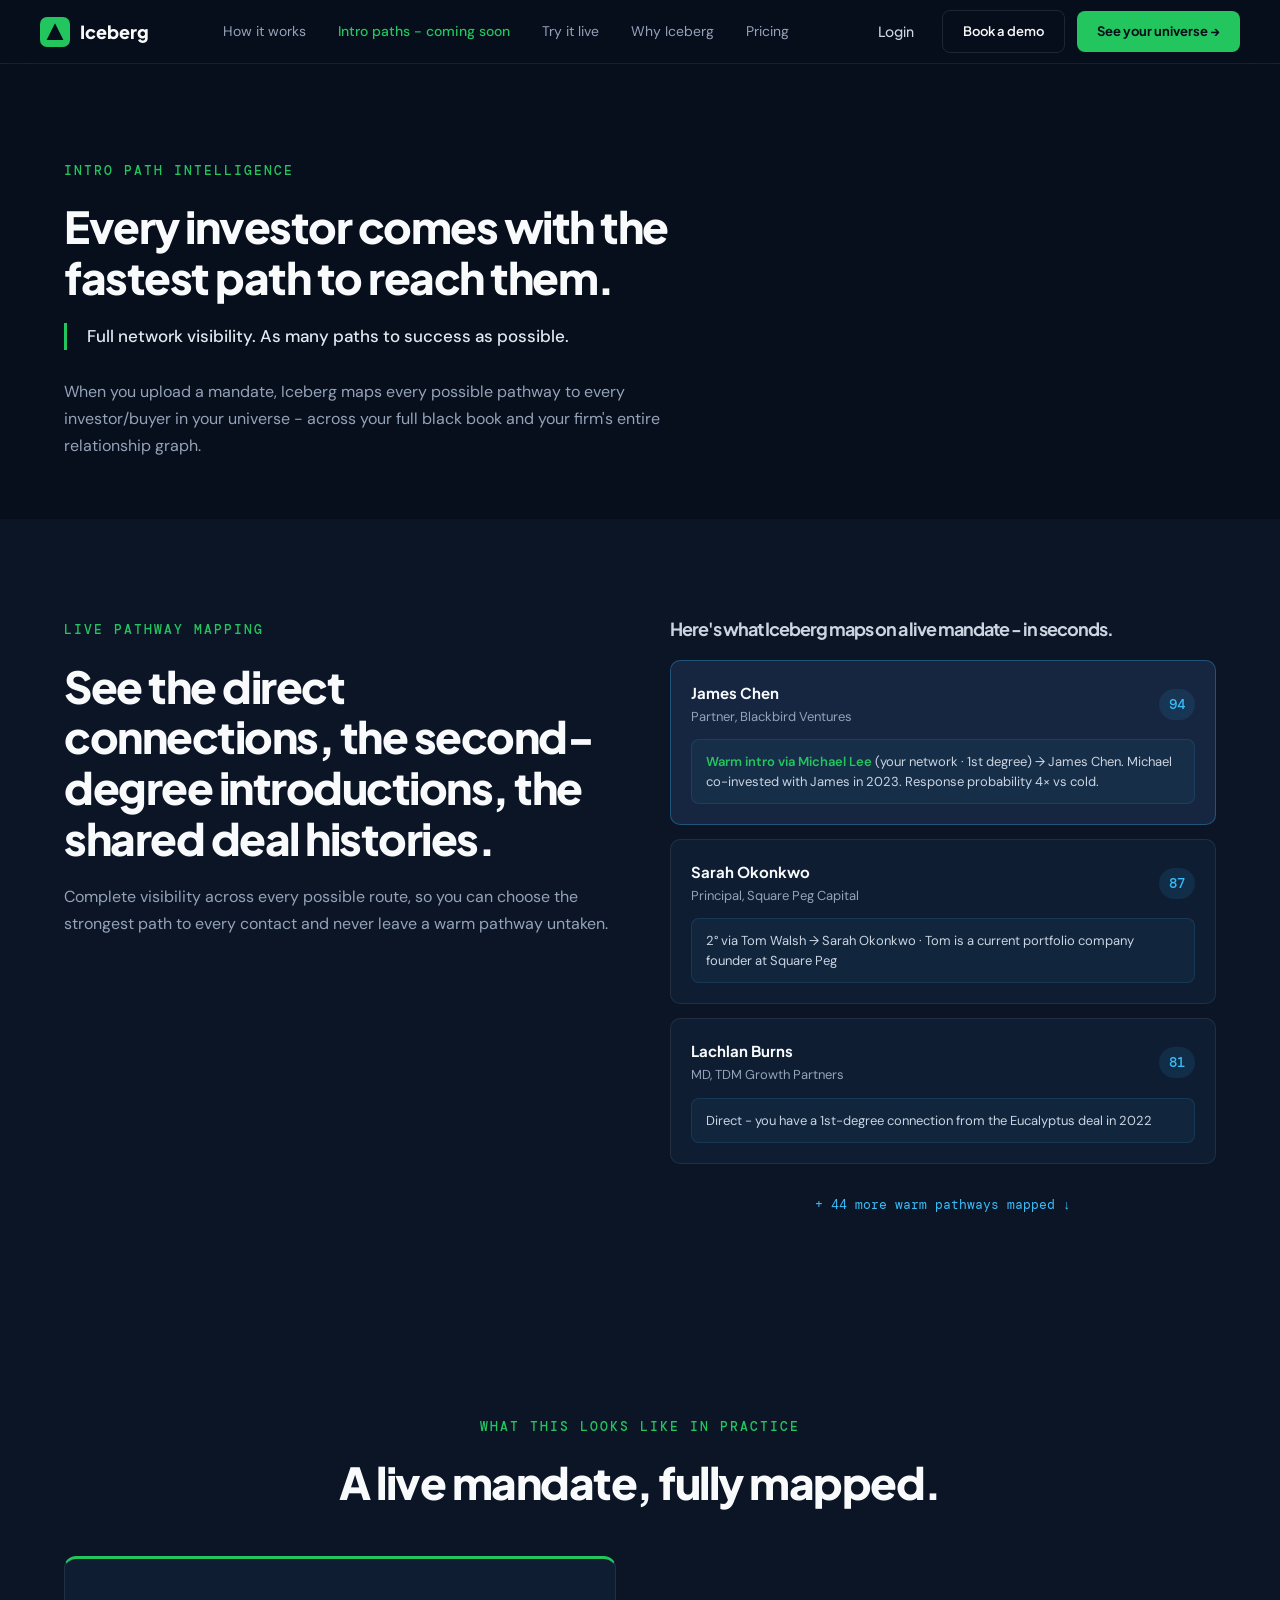
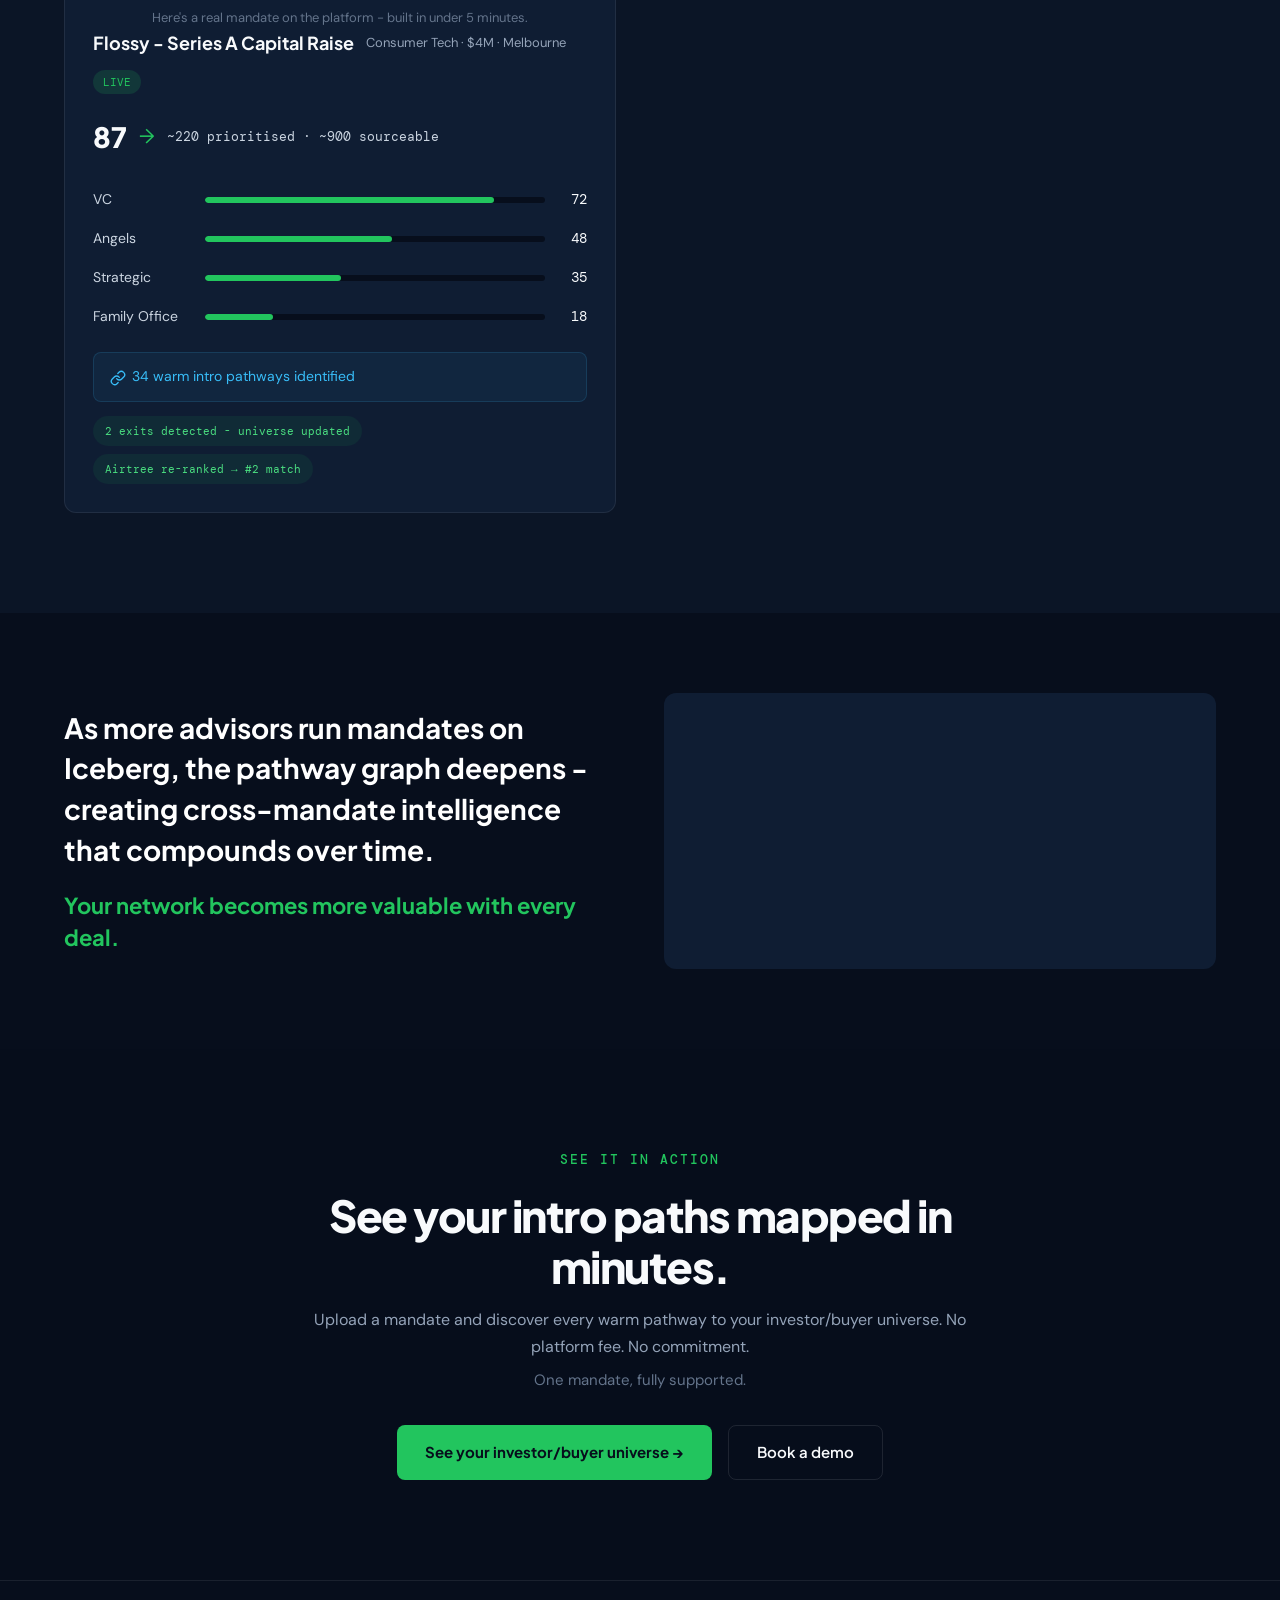
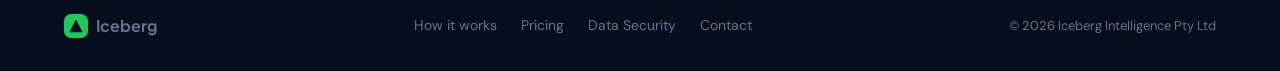
<file: intro-paths.html>
<!DOCTYPE html>
<html lang="en">
<head>
<meta charset="UTF-8">
<meta name="viewport" content="width=device-width, initial-scale=1.0">
<title>Intro Paths — Iceberg</title>
<link rel="preconnect" href="https://fonts.googleapis.com">
<link rel="preconnect" href="https://fonts.gstatic.com" crossorigin>
<link href="https://fonts.googleapis.com/css2?family=Plus+Jakarta+Sans:ital,wght@0,300;0,400;0,500;0,600;0,700;0,800;1,700&family=DM+Sans:wght@300;400;500&family=DM+Mono:wght@400;500&display=swap" rel="stylesheet">
<link rel="stylesheet" href="styles.css">
</head>
<body>

<nav class="nav" id="nav">
  <div class="nav-inner">
    <a href="index.html" class="nav-logo">
      <div class="nav-logo-icon">
        <svg viewBox="0 0 24 24" fill="none" xmlns="http://www.w3.org/2000/svg">
          <path d="M12 2L2 22h20L12 2z" fill="#070E1C" stroke="#070E1C" stroke-width="1.5"/>
          <path d="M12 8L6 20h12L12 8z" fill="#070E1C"/>
        </svg>
      </div>
      Iceberg
    </a>
    <div class="nav-links">
      <a href="how-it-works.html">How it works</a>
      <a href="intro-paths.html" class="active">Intro paths - coming soon</a>
      <a href="try-it-live.html">Try it live</a>
      <a href="why-iceberg.html">Why Iceberg</a>
      <a href="pricing.html">Pricing</a>
    </div>
    <div class="nav-ctas">
      <a href="#" class="btn-ghost">Login</a>
      <a href="#" class="btn-secondary">Book a demo</a>
      <a href="try-it-live.html" class="btn-primary">See your universe &rarr;</a>
    </div>
    <button class="nav-mobile-toggle" onclick="document.getElementById('nav').classList.toggle('mobile-open')">&#9776;</button>
  </div>
</nav>

<div style="padding-top:80px"></div>

<!-- ========== 1. HERO ========== -->
<section class="aida-section" style="background:var(--bg-base);padding:80px 0 60px;">
  <div class="container">
    <div class="fade-up">
      <div class="section-label">INTRO PATH INTELLIGENCE</div>
      <h2 style="max-width:700px;">Every investor comes with the fastest path to reach them.</h2>
      <div class="hero-brutal" style="max-width:600px;margin-top:20px;">Full network visibility. As many paths to success as possible.</div>
      <p class="aida-body" style="max-width:640px;margin-top:20px;">When you upload a mandate, Iceberg maps every possible pathway to every investor/buyer in your universe - across your full black book and your firm's entire relationship graph.</p>
    </div>
  </div>
</section>

<!-- ========== 2. PATHWAY CARDS (existing) ========== -->
<section class="aida-section" style="background:var(--bg-800);">
  <div class="container">
    <div class="aida-two-col">
      <div class="fade-up">
        <div class="section-label">LIVE PATHWAY MAPPING</div>
        <h2>See the direct connections, the second-degree introductions, the shared deal histories.</h2>
        <p class="aida-body" style="margin-top:20px;">Complete visibility across every possible route, so you can choose the strongest path to every contact and never leave a warm pathway untaken.</p>
      </div>
      <div class="fade-up" style="display:flex;flex-direction:column;justify-content:center;">
        <h3 style="font-size:18px;margin-bottom:20px;color:var(--text-200);">Here's what Iceberg maps on a live mandate - in seconds.</h3>
        <div class="pathway-card active">
          <div class="pathway-card-header">
            <div>
              <div class="pathway-card-name">James Chen</div>
              <div class="pathway-card-role">Partner, Blackbird Ventures</div>
            </div>
            <span class="pathway-card-score">94</span>
          </div>
          <div class="pathway-card-route"><span style="color:var(--green);font-weight:600;">Warm intro via Michael Lee</span> (your network &middot; 1st degree) &rarr; James Chen. Michael co-invested with James in 2023. Response probability 4&times; vs cold.</div>
        </div>
        <div class="pathway-card">
          <div class="pathway-card-header">
            <div>
              <div class="pathway-card-name">Sarah Okonkwo</div>
              <div class="pathway-card-role">Principal, Square Peg Capital</div>
            </div>
            <span class="pathway-card-score">87</span>
          </div>
          <div class="pathway-card-route">2&deg; via Tom Walsh &rarr; Sarah Okonkwo &middot; Tom is a current portfolio company founder at Square Peg</div>
        </div>
        <div class="pathway-card">
          <div class="pathway-card-header">
            <div>
              <div class="pathway-card-name">Lachlan Burns</div>
              <div class="pathway-card-role">MD, TDM Growth Partners</div>
            </div>
            <span class="pathway-card-score">81</span>
          </div>
          <div class="pathway-card-route">Direct - you have a 1st-degree connection from the Eucalyptus deal in 2022</div>
        </div>
        <div class="pathway-footer">+ 44 more warm pathways mapped &darr;</div>
      </div>
    </div>
  </div>
</section>

<!-- ========== 4. LIVE MANDATE OUTCOME ========== -->
<section class="aida-section" style="background:var(--bg-800);">
  <div class="container">
    <div class="aida-centered fade-up">
      <div class="section-label">WHAT THIS LOOKS LIKE IN PRACTICE</div>
      <h2>A live mandate, fully mapped.</h2>
    </div>
    <div class="universe-split fade-up" style="margin-top:48px;">
      <div class="universe-card">
        <p class="universe-card-caption">Here's a real mandate on the platform - built in under 5 minutes.</p>
        <div class="universe-card-header">
          <span class="universe-card-title">Flossy - Series A Capital Raise</span>
          <span class="universe-card-meta">Consumer Tech &middot; $4M &middot; Melbourne</span>
          <span class="badge-live">LIVE</span>
        </div>
        <div class="universe-transform">
          <span class="universe-transform-num">87</span>
          <span class="universe-transform-arrow">&rarr;</span>
          <span class="universe-transform-result">~220 prioritised &middot; ~900 sourceable</span>
        </div>
        <div class="universe-table">
          <div class="universe-table-row">
            <span class="universe-table-type">VC</span>
            <div class="universe-table-bar"><div class="universe-table-bar-fill" style="width:85%"></div></div>
            <span class="universe-table-count">72</span>
          </div>
          <div class="universe-table-row">
            <span class="universe-table-type">Angels</span>
            <div class="universe-table-bar"><div class="universe-table-bar-fill" style="width:55%"></div></div>
            <span class="universe-table-count">48</span>
          </div>
          <div class="universe-table-row">
            <span class="universe-table-type">Strategic</span>
            <div class="universe-table-bar"><div class="universe-table-bar-fill" style="width:40%"></div></div>
            <span class="universe-table-count">35</span>
          </div>
          <div class="universe-table-row">
            <span class="universe-table-type">Family Office</span>
            <div class="universe-table-bar"><div class="universe-table-bar-fill" style="width:20%"></div></div>
            <span class="universe-table-count">18</span>
          </div>
        </div>
        <div class="universe-intro-callout"><svg width="16" height="16" viewBox="0 0 24 24" fill="none" stroke="var(--blue)" stroke-width="2" stroke-linecap="round" stroke-linejoin="round" style="display:inline;vertical-align:middle;margin-right:6px;"><path d="M10 13a5 5 0 0 0 7.54.54l3-3a5 5 0 0 0-7.07-7.07l-1.72 1.71"/><path d="M14 11a5 5 0 0 0-7.54-.54l-3 3a5 5 0 0 0 7.07 7.07l1.71-1.71"/></svg>34 warm intro pathways identified</div>
        <div class="universe-chips">
          <span class="universe-chip">2 exits detected - universe updated</span>
          <span class="universe-chip">Airtree re-ranked &rarr; #2 match</span>
        </div>
      </div>
      <div class="universe-split-video">
        <video autoplay muted loop playsinline>
          <source src="https://ik.imagekit.io/2z8yysunx/JRNY/Richard%20Property%20Advisers/Landing%20Page/Iceberg/send%20investor%20message%20gmail%201.mp4" type="video/mp4">
        </video>
      </div>
    </div>
  </div>
</section>

<!-- ========== 5. NETWORK EFFECT ========== -->
<section class="fomo-split" style="background:var(--bg-base);">
  <div class="container">
    <div class="fomo-split-grid fade-up">
      <div class="fomo-split-text">
        <p class="fomo-split-main">As more advisors run mandates on Iceberg, the pathway graph deepens - creating cross-mandate intelligence that compounds over time.</p>
        <p class="fomo-split-highlight">Your network becomes more valuable with every deal.</p>
      </div>
      <div class="fomo-split-video">
        <video autoplay muted loop playsinline>
          <source src="https://ik.imagekit.io/2z8yysunx/JRNY/Richard%20Property%20Advisers/Landing%20Page/Iceberg/send%20investor%20message%20gmail%201.mp4" type="video/mp4">
        </video>
      </div>
    </div>
  </div>
</section>

<!-- ========== 6. CTA ========== -->
<section class="pilot-cta-full">
  <div class="pilot-cta-full-overlay"></div>
  <div class="container pilot-cta-full-content fade-up">
    <div class="section-label" style="color:var(--green);">SEE IT IN ACTION</div>
    <h2>See your intro paths mapped in minutes.</h2>
    <p>Upload a mandate and discover every warm pathway to your investor/buyer universe. No platform fee. No commitment.</p>
    <p class="clarity">One mandate, fully supported.</p>
    <div class="pilot-cta-buttons">
      <a href="try-it-live.html" class="btn-primary">See your investor/buyer universe &rarr;</a>
      <a href="#" class="btn-secondary">Book a demo</a>
    </div>
  </div>
</section>

<footer class="footer">
  <div class="container">
    <div class="footer-inner">
      <div class="footer-logo">
        <div class="nav-logo-icon">
          <svg viewBox="0 0 24 24" fill="none" xmlns="http://www.w3.org/2000/svg">
            <path d="M12 2L2 22h20L12 2z" fill="#070E1C" stroke="#070E1C" stroke-width="1.5"/>
            <path d="M12 8L6 20h12L12 8z" fill="#070E1C"/>
          </svg>
        </div>
        Iceberg
      </div>
      <div class="footer-links">
        <a href="how-it-works.html">How it works</a>
        <a href="pricing.html">Pricing</a>
        <a href="#">Data Security</a>
        <a href="#">Contact</a>
      </div>
      <div class="footer-copy">&copy; 2026 Iceberg Intelligence Pty Ltd</div>
    </div>
  </div>
</footer>

<script src="main.js"></script>
</body>
</html>
</file>
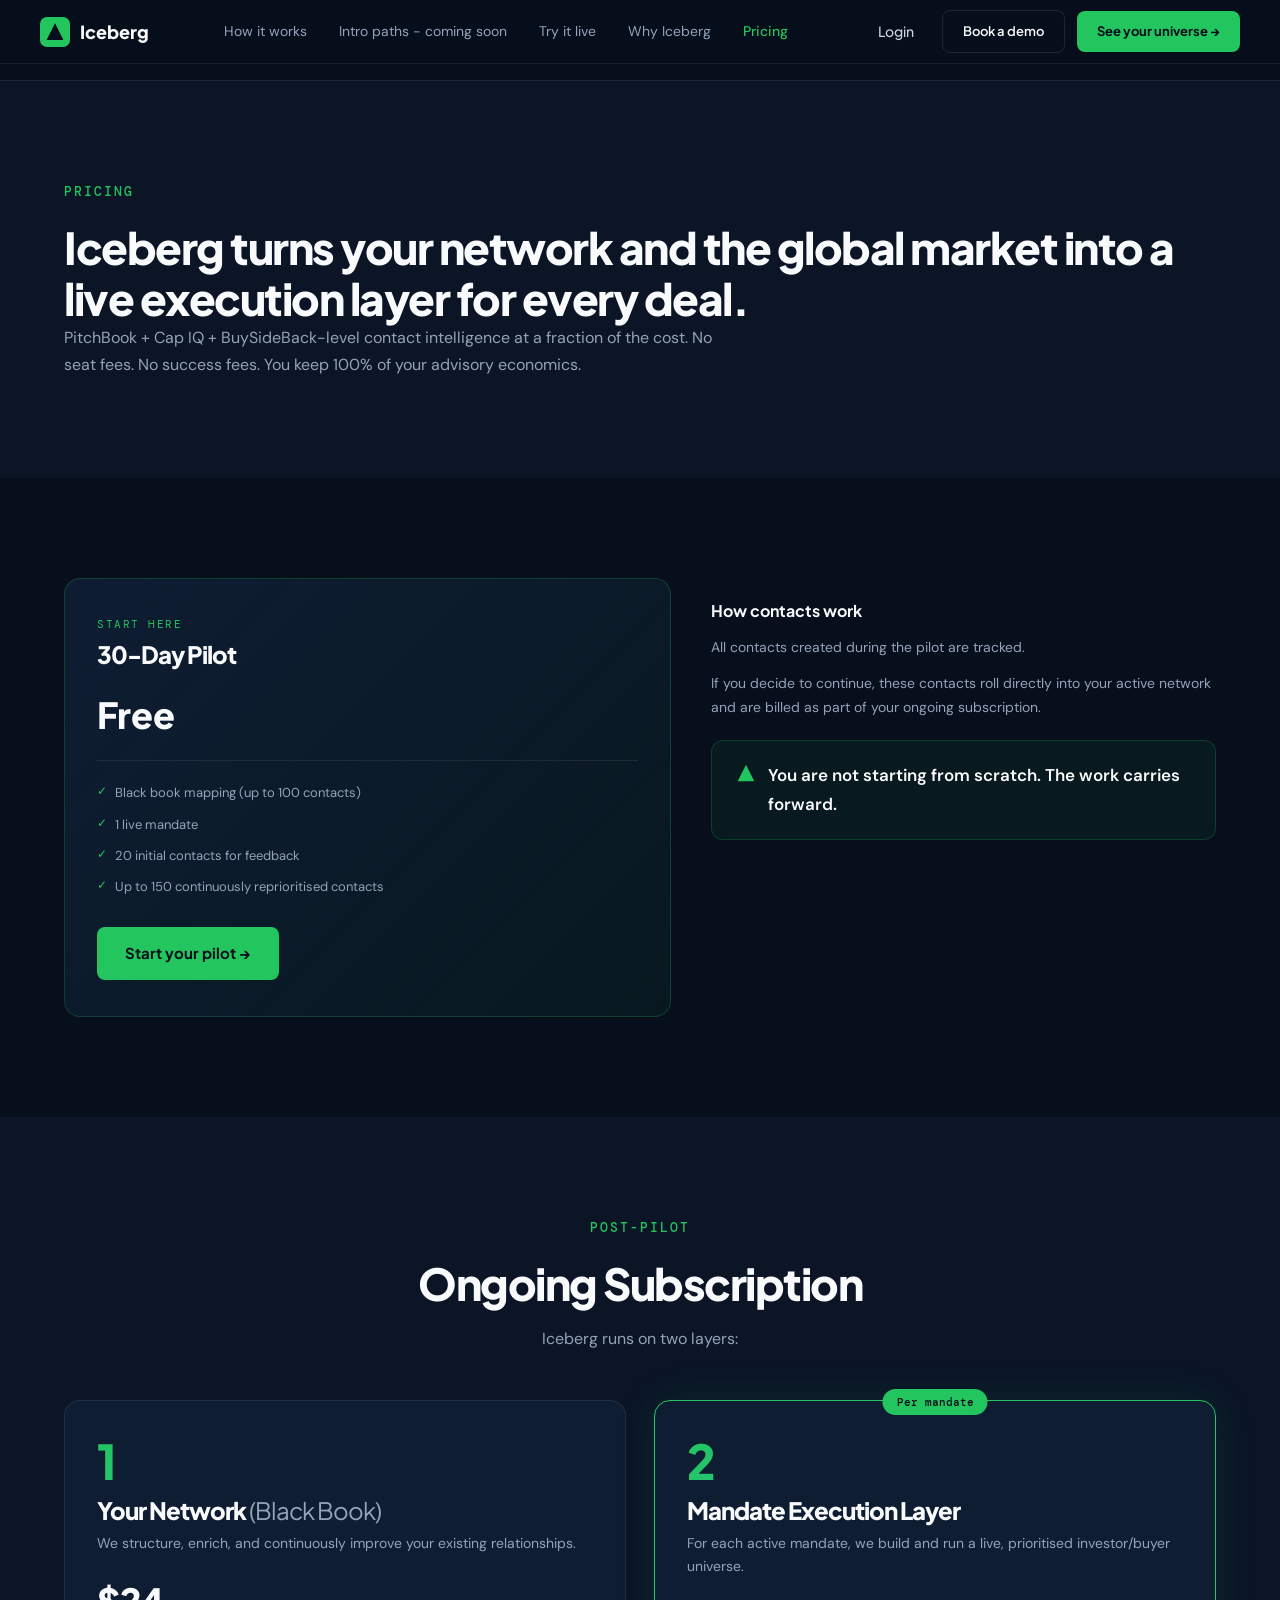
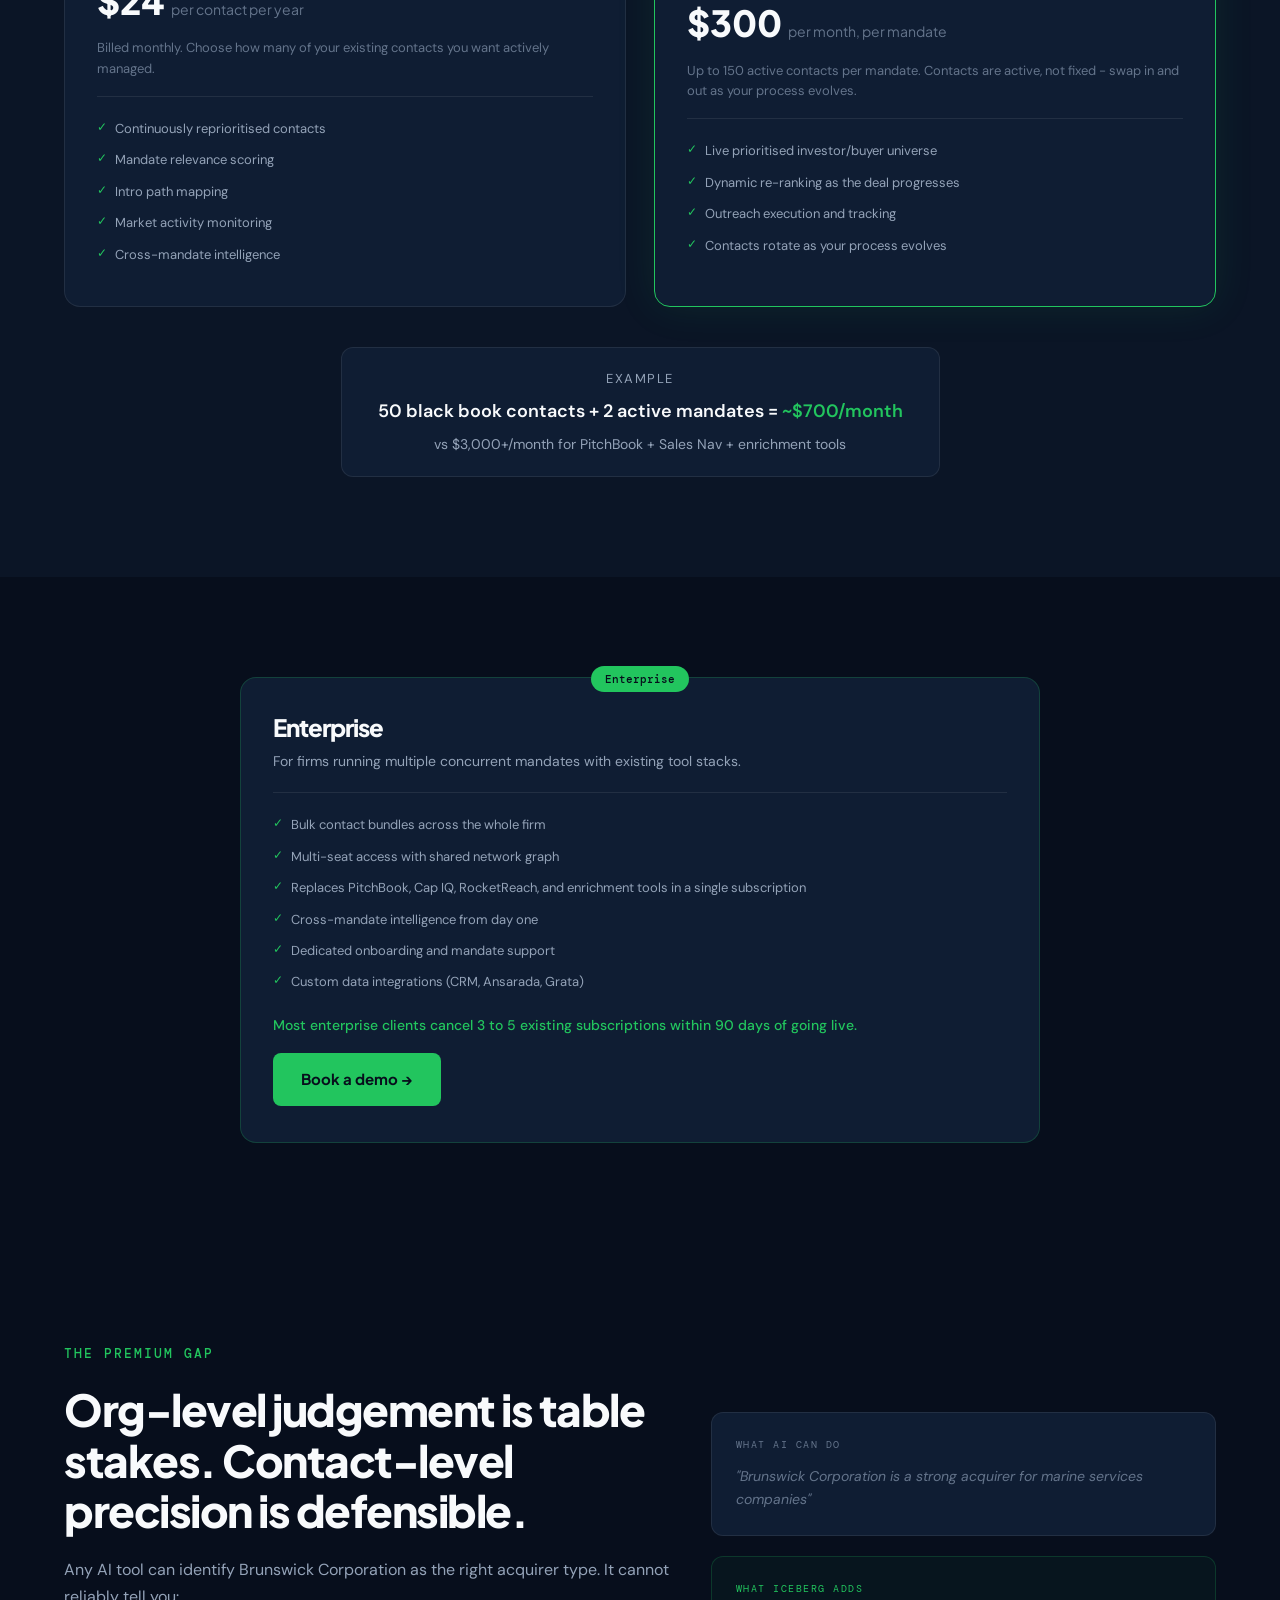
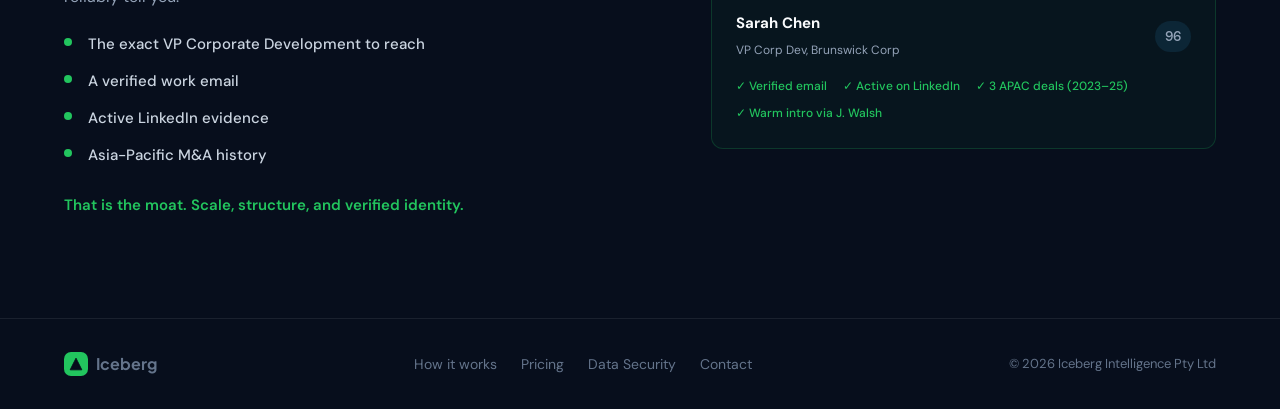
<file: pricing.html>
<!DOCTYPE html>
<html lang="en">
<head>
<meta charset="UTF-8">
<meta name="viewport" content="width=device-width, initial-scale=1.0">
<title>Pricing — Iceberg</title>
<link rel="preconnect" href="https://fonts.googleapis.com">
<link rel="preconnect" href="https://fonts.gstatic.com" crossorigin>
<link href="https://fonts.googleapis.com/css2?family=Plus+Jakarta+Sans:ital,wght@0,300;0,400;0,500;0,600;0,700;0,800;1,700&family=DM+Sans:wght@300;400;500&family=DM+Mono:wght@400;500&display=swap" rel="stylesheet">
<link rel="stylesheet" href="styles.css">
</head>
<body>

<nav class="nav" id="nav">
  <div class="nav-inner">
    <a href="index.html" class="nav-logo">
      <div class="nav-logo-icon">
        <svg viewBox="0 0 24 24" fill="none" xmlns="http://www.w3.org/2000/svg">
          <path d="M12 2L2 22h20L12 2z" fill="#070E1C" stroke="#070E1C" stroke-width="1.5"/>
          <path d="M12 8L6 20h12L12 8z" fill="#070E1C"/>
        </svg>
      </div>
      Iceberg
    </a>
    <div class="nav-links">
      <a href="how-it-works.html">How it works</a>
      <a href="intro-paths.html">Intro paths - coming soon</a>
      <a href="try-it-live.html">Try it live</a>
      <a href="why-iceberg.html">Why Iceberg</a>
      <a href="pricing.html" class="active">Pricing</a>
    </div>
    <div class="nav-ctas">
      <a href="#" class="btn-ghost">Login</a>
      <a href="#" class="btn-secondary">Book a demo</a>
      <a href="try-it-live.html" class="btn-primary">See your universe &rarr;</a>
    </div>
    <button class="nav-mobile-toggle" onclick="document.getElementById('nav').classList.toggle('mobile-open')">&#9776;</button>
  </div>
</nav>

<div style="padding-top:80px"></div>

<!-- ========== PRICING HERO ========== -->
<section class="pricing">
  <div class="container">
    <div class="section-label fade-up">PRICING</div>
    <h2 class="fade-up">Iceberg turns your network and the global market into a live execution layer for every deal.</h2>
    <p class="pricing-sub fade-up">PitchBook + Cap IQ + BuySideBack-level contact intelligence at a fraction of the cost. No seat fees. No success fees. You keep 100% of your advisory economics.</p>
  </div>
</section>

<!-- ========== PILOT ========== -->
<section class="aida-section" style="background:var(--bg-base);">
  <div class="container">
    <div class="pricing-two-col fade-up">
      <div class="pricing-card-large pilot-card">
        <div class="pricing-card-eyebrow">START HERE</div>
        <h3>30-Day Pilot</h3>
        <div class="pricing-card-price">Free</div>
        <ul class="pricing-features">
          <li>Black book mapping (up to 100 contacts)</li>
          <li>1 live mandate</li>
          <li>20 initial contacts for feedback</li>
          <li>Up to 150 continuously reprioritised contacts</li>
        </ul>
        <a href="try-it-live.html" class="btn-primary" style="margin-top:24px;display:inline-block;">Start your pilot &rarr;</a>
      </div>
      <div class="pricing-card-detail">
        <h4>How contacts work</h4>
        <p>All contacts created during the pilot are tracked.</p>
        <p>If you decide to continue, these contacts roll directly into your active network and are billed as part of your ongoing subscription.</p>
        <div class="pricing-callout-block">
          <svg width="20" height="20" viewBox="0 0 24 24" fill="var(--green)" stroke="none" style="flex-shrink:0;margin-top:2px;"><polygon points="12,2 2,22 22,22"/></svg>
          <p style="margin:0;font-size:17px;font-weight:600;color:var(--text-white);">You are not starting from scratch. The work carries forward.</p>
        </div>
      </div>
    </div>
  </div>
</section>

<!-- ========== ONGOING SUBSCRIPTION ========== -->
<section class="aida-section" style="background:var(--bg-800);">
  <div class="container">
    <div class="aida-centered fade-up">
      <div class="section-label">POST-PILOT</div>
      <h2>Ongoing Subscription</h2>
      <p class="pricing-sub" style="text-align:center;margin:16px auto 40px;">Iceberg runs on two layers:</p>
    </div>
    <div class="pricing-layers fade-up">
      <!-- Layer 1: Black Book -->
      <div class="pricing-card-large layer-card">
        <div class="pricing-layer-num">1</div>
        <h3>Your Network <span style="color:var(--text-300);font-weight:400;">(Black Book)</span></h3>
        <p class="pricing-layer-desc">We structure, enrich, and continuously improve your existing relationships.</p>
        <div class="pricing-card-price">$24 <span>per contact per year</span></div>
        <div class="pricing-card-note">Billed monthly. Choose how many of your existing contacts you want actively managed.</div>
        <ul class="pricing-features">
          <li>Continuously reprioritised contacts</li>
          <li>Mandate relevance scoring</li>
          <li>Intro path mapping</li>
          <li>Market activity monitoring</li>
          <li>Cross-mandate intelligence</li>
        </ul>
      </div>
      <!-- Layer 2: Mandate Execution -->
      <div class="pricing-card-large layer-card featured">
        <div class="pricing-badge">Per mandate</div>
        <div class="pricing-layer-num">2</div>
        <h3>Mandate Execution Layer</h3>
        <p class="pricing-layer-desc">For each active mandate, we build and run a live, prioritised investor/buyer universe.</p>
        <div class="pricing-card-price">$300 <span>per month, per mandate</span></div>
        <div class="pricing-card-note">Up to 150 active contacts per mandate. Contacts are active, not fixed - swap in and out as your process evolves.</div>
        <ul class="pricing-features">
          <li>Live prioritised investor/buyer universe</li>
          <li>Dynamic re-ranking as the deal progresses</li>
          <li>Outreach execution and tracking</li>
          <li>Contacts rotate as your process evolves</li>
        </ul>
      </div>
    </div>
    <!-- Pricing Example -->
    <div class="pricing-example fade-up" style="margin-top:40px;text-align:center;">
      <div style="display:inline-block;background:var(--bg-700);border:1px solid var(--border);border-radius:12px;padding:20px 36px;">
        <p style="color:var(--text-300);font-size:13px;text-transform:uppercase;letter-spacing:1.5px;margin-bottom:8px;">Example</p>
        <p style="color:var(--text-white);font-size:18px;font-weight:600;">50 black book contacts + 2 active mandates = <span style="color:var(--green);">~$700/month</span></p>
        <p style="color:var(--text-300);font-size:14px;margin-top:6px;">vs $3,000+/month for PitchBook + Sales Nav + enrichment tools</p>
      </div>
    </div>
  </div>
</section>

<!-- ========== ENTERPRISE TIER ========== -->
<section class="aida-section" style="background:var(--bg-base);">
  <div class="container">
    <div class="pricing-card-large layer-card fade-up" style="max-width:800px;margin:0 auto;border:1px solid var(--border-green);">
      <div class="pricing-badge" style="background:var(--green);color:var(--bg-base);">Enterprise</div>
      <h3>Enterprise</h3>
      <p class="pricing-layer-desc">For firms running multiple concurrent mandates with existing tool stacks.</p>
      <ul class="pricing-features" style="margin-top:20px;">
        <li>Bulk contact bundles across the whole firm</li>
        <li>Multi-seat access with shared network graph</li>
        <li>Replaces PitchBook, Cap IQ, RocketReach, and enrichment tools in a single subscription</li>
        <li>Cross-mandate intelligence from day one</li>
        <li>Dedicated onboarding and mandate support</li>
        <li>Custom data integrations (CRM, Ansarada, Grata)</li>
      </ul>
      <p style="color:var(--green);font-size:14px;font-weight:500;margin-top:16px;">Most enterprise clients cancel 3 to 5 existing subscriptions within 90 days of going live.</p>
      <a href="#" class="btn-primary" style="margin-top:16px;display:inline-block;">Book a demo &rarr;</a>
    </div>
  </div>
</section>

<!-- ========== THE MOAT — USP ========== -->
<section class="aida-section" style="background:var(--bg-base);">
  <div class="container">
    <div class="pricing-two-col fade-up" style="align-items:center;">
      <div>
        <div class="section-label">THE PREMIUM GAP</div>
        <h2>Org-level judgement is table stakes. Contact-level precision is defensible.</h2>
        <p class="aida-body" style="margin-top:20px;">Any AI tool can identify Brunswick Corporation as the right acquirer type. It cannot reliably tell you:</p>
        <ul class="moat-list">
          <li>The exact VP Corporate Development to reach</li>
          <li>A verified work email</li>
          <li>Active LinkedIn evidence</li>
          <li>Asia-Pacific M&amp;A history</li>
        </ul>
        <p class="pricing-highlight" style="margin-top:20px;">That is the moat. Scale, structure, and verified identity.</p>
      </div>
      <div class="moat-visual">
        <div class="moat-card moat-card-org fade-up">
          <div class="moat-card-label">What AI can do</div>
          <p>"Brunswick Corporation is a strong acquirer for marine services companies"</p>
        </div>
        <div class="moat-card moat-card-contact fade-up">
          <div class="moat-card-label">What Iceberg adds</div>
          <div class="moat-contact-row">
            <div><strong>Sarah Chen</strong><br><span>VP Corp Dev, Brunswick Corp</span></div>
            <span class="pathway-card-score" style="font-size:14px;">96</span>
          </div>
          <div class="moat-contact-details">
            <span>&#10003; Verified email</span>
            <span>&#10003; Active on LinkedIn</span>
            <span>&#10003; 3 APAC deals (2023&ndash;25)</span>
            <span>&#10003; Warm intro via J. Walsh</span>
          </div>
        </div>
      </div>
    </div>
  </div>
</section>

<footer class="footer">
  <div class="container">
    <div class="footer-inner">
      <div class="footer-logo">
        <div class="nav-logo-icon">
          <svg viewBox="0 0 24 24" fill="none" xmlns="http://www.w3.org/2000/svg">
            <path d="M12 2L2 22h20L12 2z" fill="#070E1C" stroke="#070E1C" stroke-width="1.5"/>
            <path d="M12 8L6 20h12L12 8z" fill="#070E1C"/>
          </svg>
        </div>
        Iceberg
      </div>
      <div class="footer-links">
        <a href="how-it-works.html">How it works</a>
        <a href="pricing.html">Pricing</a>
        <a href="#">Data Security</a>
        <a href="#">Contact</a>
      </div>
      <div class="footer-copy">&copy; 2026 Iceberg Intelligence Pty Ltd</div>
    </div>
  </div>
</footer>

<script src="main.js"></script>
</body>
</html>
</file>
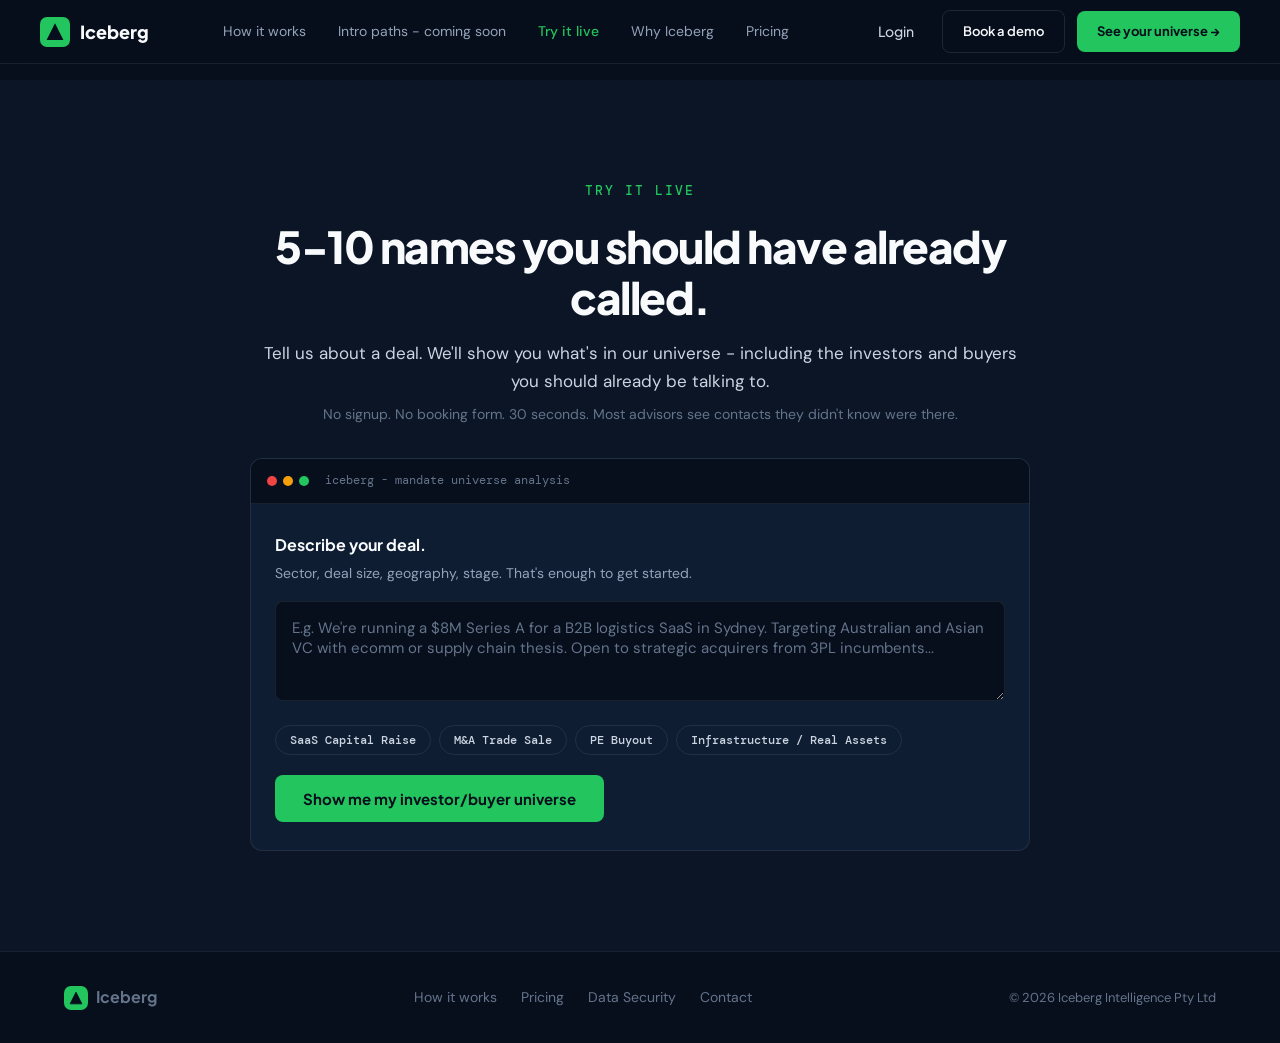
<file: try-it-live.html>
<!DOCTYPE html>
<html lang="en">
<head>
<meta charset="UTF-8">
<meta name="viewport" content="width=device-width, initial-scale=1.0">
<title>Try It Live — Iceberg</title>
<link rel="preconnect" href="https://fonts.googleapis.com">
<link rel="preconnect" href="https://fonts.gstatic.com" crossorigin>
<link href="https://fonts.googleapis.com/css2?family=Plus+Jakarta+Sans:ital,wght@0,300;0,400;0,500;0,600;0,700;0,800;1,700&family=DM+Sans:wght@300;400;500&family=DM+Mono:wght@400;500&display=swap" rel="stylesheet">
<link rel="stylesheet" href="styles.css">
</head>
<body>

<nav class="nav" id="nav">
  <div class="nav-inner">
    <a href="index.html" class="nav-logo">
      <div class="nav-logo-icon">
        <svg viewBox="0 0 24 24" fill="none" xmlns="http://www.w3.org/2000/svg">
          <path d="M12 2L2 22h20L12 2z" fill="#070E1C" stroke="#070E1C" stroke-width="1.5"/>
          <path d="M12 8L6 20h12L12 8z" fill="#070E1C"/>
        </svg>
      </div>
      Iceberg
    </a>
    <div class="nav-links">
      <a href="how-it-works.html">How it works</a>
      <a href="intro-paths.html">Intro paths - coming soon</a>
      <a href="try-it-live.html" class="active">Try it live</a>
      <a href="why-iceberg.html">Why Iceberg</a>
      <a href="pricing.html">Pricing</a>
    </div>
    <div class="nav-ctas">
      <a href="#" class="btn-ghost">Login</a>
      <a href="#" class="btn-secondary">Book a demo</a>
      <a href="try-it-live.html" class="btn-primary">See your universe &rarr;</a>
    </div>
    <button class="nav-mobile-toggle" onclick="document.getElementById('nav').classList.toggle('mobile-open')">&#9776;</button>
  </div>
</nav>

<div style="padding-top:80px"></div>

<!-- ========== DEAL ASSISTANT ========== -->
<section class="deal-assistant">
  <div class="container">
    <div class="deal-assistant-inner fade-up">
      <div class="section-label">TRY IT LIVE</div>
      <h2>5-10 names you should have already called.</h2>
      <p class="deal-assistant-sub">Tell us about a deal. We'll show you what's in our universe - including the investors and buyers you should already be talking to.</p>
      <p class="deal-assistant-note">No signup. No booking form. 30 seconds. Most advisors see contacts they didn't know were there.</p>
      <div class="deal-assistant-window">
        <div class="deal-assistant-chrome">
          <div class="dots"><span></span><span></span><span></span></div>
          <span class="deal-assistant-chrome-label">iceberg - mandate universe analysis</span>
        </div>
        <div class="deal-assistant-body">
          <div class="prompt-label">Describe your deal.</div>
          <div class="prompt-sub">Sector, deal size, geography, stage. That's enough to get started.</div>
          <textarea id="deal-input" placeholder="E.g. We're running a $8M Series A for a B2B logistics SaaS in Sydney. Targeting Australian and Asian VC with ecomm or supply chain thesis. Open to strategic acquirers from 3PL incumbents..."></textarea>
          <div class="deal-chips">
            <button class="deal-chip" onclick="setDealChip('SaaS Capital Raise')">SaaS Capital Raise</button>
            <button class="deal-chip" onclick="setDealChip('M&amp;A Trade Sale')">M&amp;A Trade Sale</button>
            <button class="deal-chip" onclick="setDealChip('PE Buyout')">PE Buyout</button>
            <button class="deal-chip" onclick="setDealChip('Infrastructure / Real Assets')">Infrastructure / Real Assets</button>
          </div>
          <button class="btn-primary" onclick="runDealAssistant()" id="deal-submit">Show me my investor/buyer universe</button>

          <div class="deal-loading" id="deal-loading">
            <div class="deal-loading-dots"><span></span><span></span><span></span></div>
            <p style="margin-top:12px;font-size:14px;">Building your investor/buyer universe...</p>
          </div>

          <div class="deal-result" id="deal-result"></div>
        </div>
      </div>
    </div>
  </div>
</section>

<footer class="footer">
  <div class="container">
    <div class="footer-inner">
      <div class="footer-logo">
        <div class="nav-logo-icon">
          <svg viewBox="0 0 24 24" fill="none" xmlns="http://www.w3.org/2000/svg">
            <path d="M12 2L2 22h20L12 2z" fill="#070E1C" stroke="#070E1C" stroke-width="1.5"/>
            <path d="M12 8L6 20h12L12 8z" fill="#070E1C"/>
          </svg>
        </div>
        Iceberg
      </div>
      <div class="footer-links">
        <a href="how-it-works.html">How it works</a>
        <a href="pricing.html">Pricing</a>
        <a href="#">Data Security</a>
        <a href="#">Contact</a>
      </div>
      <div class="footer-copy">&copy; 2026 Iceberg Intelligence Pty Ltd</div>
    </div>
  </div>
</footer>

<script src="main.js"></script>
</body>
</html>
</file>
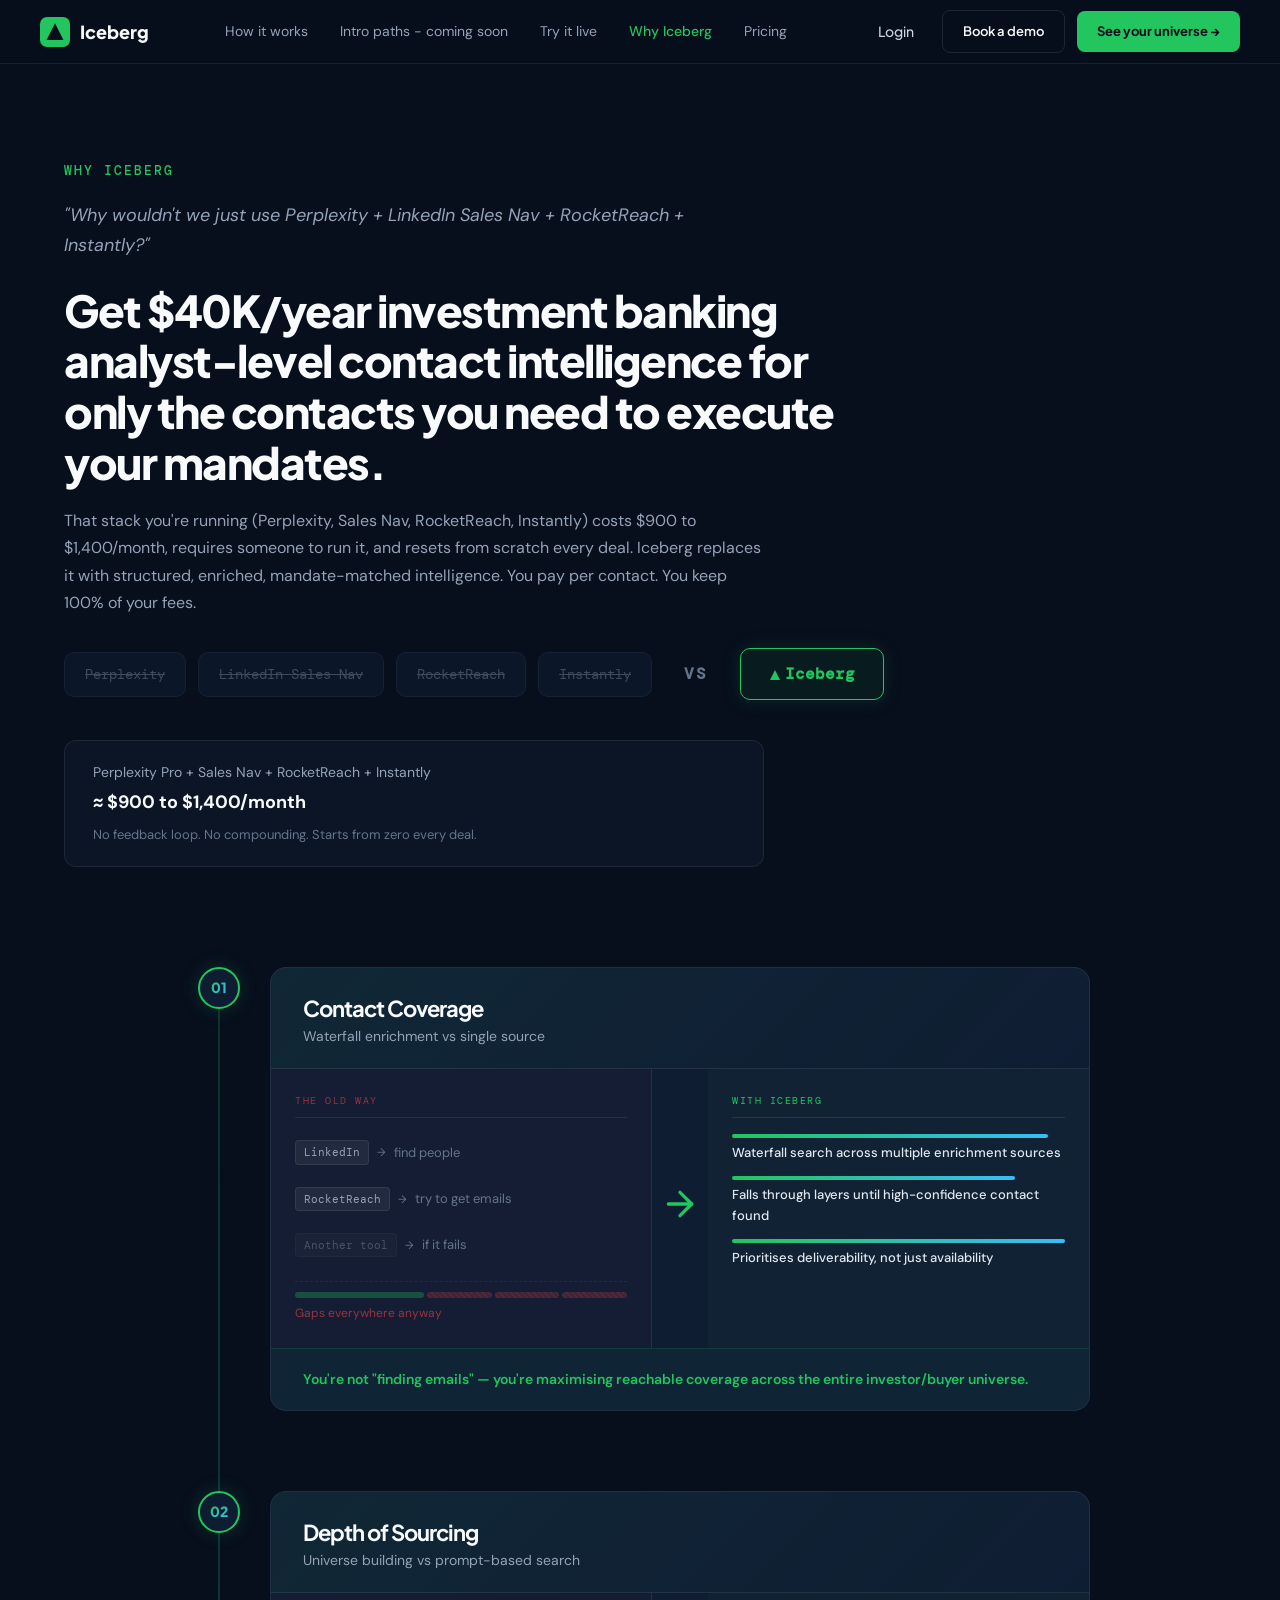
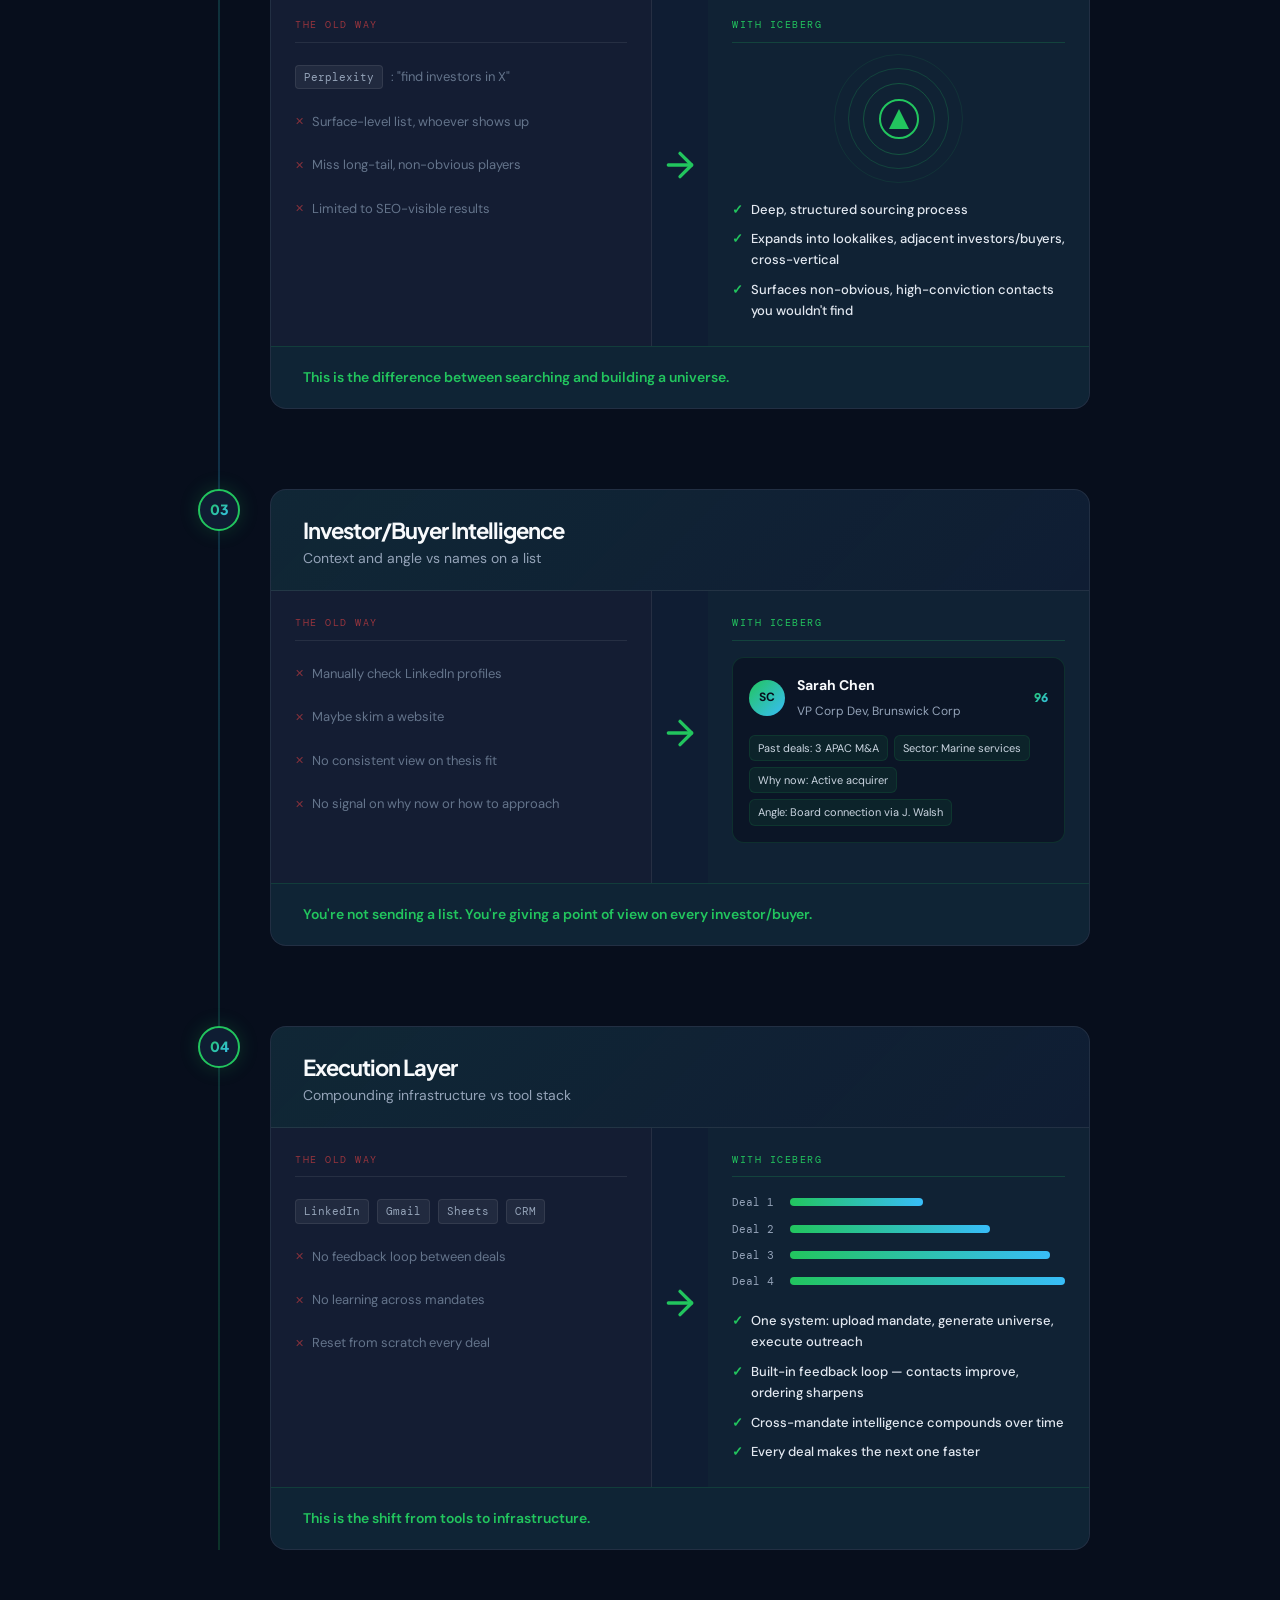
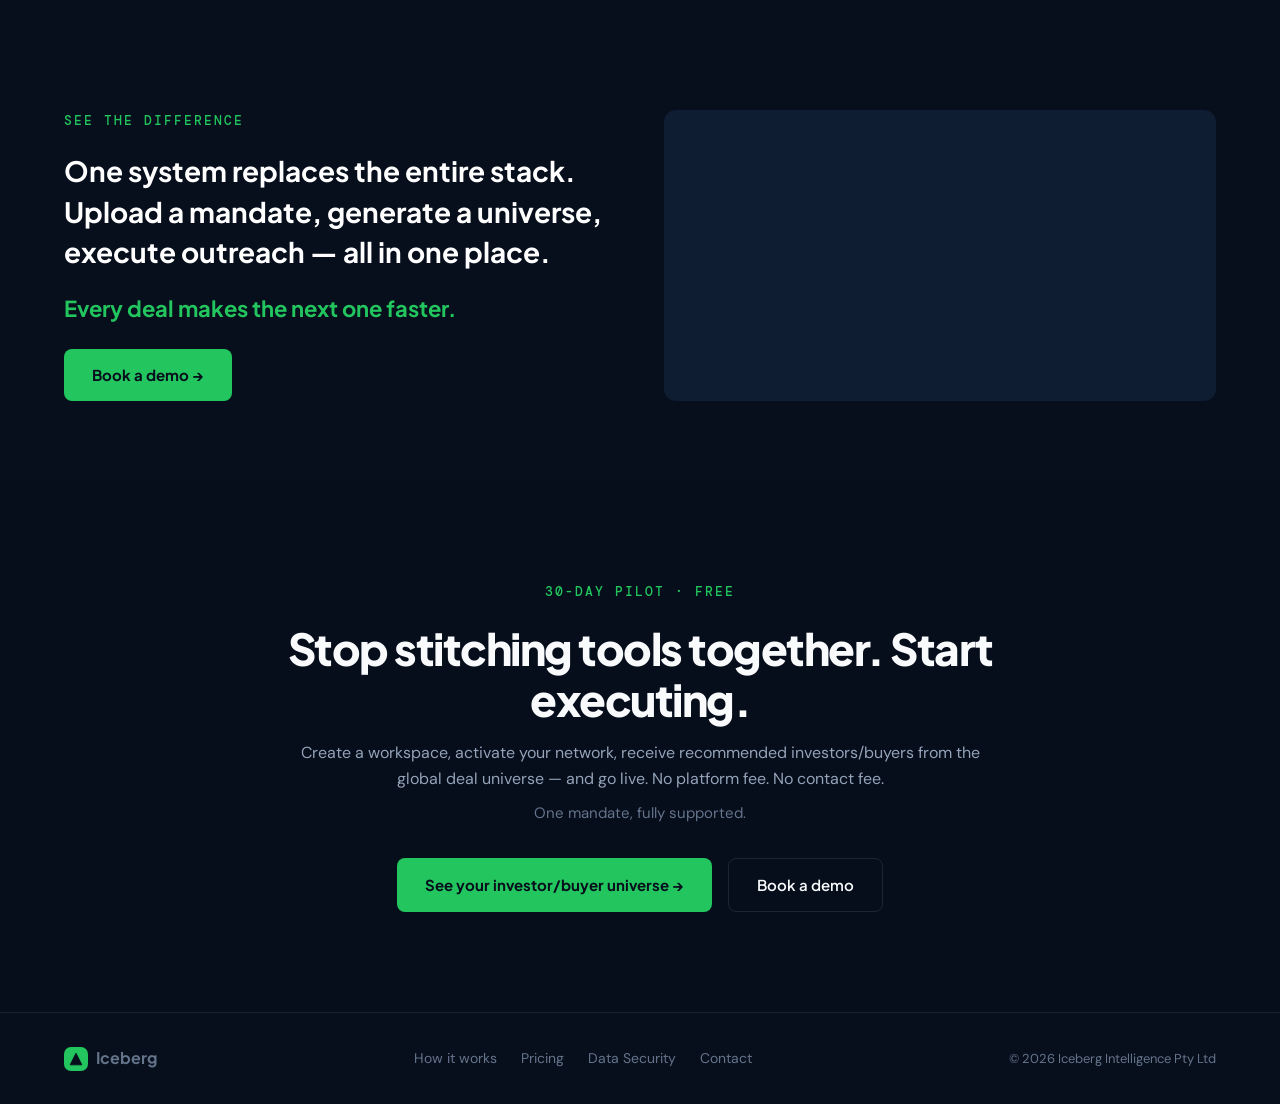
<file: why-iceberg.html>
<!DOCTYPE html>
<html lang="en">
<head>
<meta charset="UTF-8">
<meta name="viewport" content="width=device-width, initial-scale=1.0">
<title>Why Iceberg — Iceberg</title>
<link rel="preconnect" href="https://fonts.googleapis.com">
<link rel="preconnect" href="https://fonts.gstatic.com" crossorigin>
<link href="https://fonts.googleapis.com/css2?family=Plus+Jakarta+Sans:ital,wght@0,300;0,400;0,500;0,600;0,700;0,800;1,700&family=DM+Sans:wght@300;400;500&family=DM+Mono:wght@400;500&display=swap" rel="stylesheet">
<link rel="stylesheet" href="styles.css">
</head>
<body>

<nav class="nav" id="nav">
  <div class="nav-inner">
    <a href="index.html" class="nav-logo">
      <div class="nav-logo-icon">
        <svg viewBox="0 0 24 24" fill="none" xmlns="http://www.w3.org/2000/svg">
          <path d="M12 2L2 22h20L12 2z" fill="#070E1C" stroke="#070E1C" stroke-width="1.5"/>
          <path d="M12 8L6 20h12L12 8z" fill="#070E1C"/>
        </svg>
      </div>
      Iceberg
    </a>
    <div class="nav-links">
      <a href="how-it-works.html">How it works</a>
      <a href="intro-paths.html">Intro paths - coming soon</a>
      <a href="try-it-live.html">Try it live</a>
      <a href="why-iceberg.html" class="active">Why Iceberg</a>
      <a href="pricing.html">Pricing</a>
    </div>
    <div class="nav-ctas">
      <a href="#" class="btn-ghost">Login</a>
      <a href="#" class="btn-secondary">Book a demo</a>
      <a href="try-it-live.html" class="btn-primary">See your universe &rarr;</a>
    </div>
    <button class="nav-mobile-toggle" onclick="document.getElementById('nav').classList.toggle('mobile-open')">&#9776;</button>
  </div>
</nav>

<div style="padding-top:80px"></div>

<!-- ========== 1. HERO ========== -->
<section class="aida-section" style="background:var(--bg-base);padding:80px 0 60px;">
  <div class="container">
    <div class="fade-up">
      <div class="section-label">WHY ICEBERG</div>
      <div class="why-question">"Why wouldn't we just use Perplexity + LinkedIn Sales Nav + RocketReach + Instantly?"</div>
      <h2 style="max-width:800px;">Get $40K/year investment banking analyst-level contact intelligence for only the contacts you need to execute your mandates.</h2>
      <p class="aida-body" style="max-width:700px;margin-top:20px;">That stack you're running (Perplexity, Sales Nav, RocketReach, Instantly) costs $900 to $1,400/month, requires someone to run it, and resets from scratch every deal. Iceberg replaces it with structured, enriched, mandate-matched intelligence. You pay per contact. You keep 100% of your fees.</p>
    </div>
    <div class="tool-strip fade-up" style="margin-top:32px;">
      <span class="tool-pill">Perplexity</span>
      <span class="tool-pill">LinkedIn Sales Nav</span>
      <span class="tool-pill">RocketReach</span>
      <span class="tool-pill">Instantly</span>
      <span class="tool-pill vs">vs</span>
      <span class="tool-pill iceberg"><svg width="12" height="12" viewBox="0 0 24 24" fill="var(--green)" stroke="none" style="vertical-align:middle;margin-right:4px;"><polygon points="12,2 2,22 22,22"/></svg>Iceberg</span>
    </div>
    <div class="fade-up" style="margin-top:24px;padding:20px 28px;background:var(--bg-800);border:1px solid var(--border);border-radius:12px;max-width:700px;">
      <p style="color:var(--text-300);font-size:14px;margin:0 0 4px;">Perplexity Pro + Sales Nav + RocketReach + Instantly</p>
      <p style="color:var(--text-white);font-size:18px;font-weight:700;margin:0;">&#8776; $900 to $1,400/month</p>
      <p style="color:var(--text-400);font-size:13px;margin:6px 0 0;">No feedback loop. No compounding. Starts from zero every deal.</p>
    </div>
  </div>
</section>

<!-- ========== STORYTELLING JOURNEY ========== -->
<section class="journey-section" style="background:var(--bg-base);">
  <div class="container">
    <div class="journey-timeline">
      <div class="journey-line"></div>

      <!-- Chapter 01 -->
      <div class="journey-chapter" data-chapter="1">
        <div class="journey-marker"><span>01</span></div>
        <div class="journey-content">
          <div class="journey-header fade-up">
            <h3 class="journey-title">Contact Coverage</h3>
            <p class="journey-subtitle">Waterfall enrichment vs single source</p>
          </div>
          <div class="journey-scene">
            <div class="journey-pain fade-up">
              <div class="journey-scene-label">The old way</div>
              <div class="journey-pain-sequence">
                <div class="journey-pain-step" style="--step:0">
                  <span class="journey-tool-badge">LinkedIn</span>
                  <span class="journey-arrow">&rarr;</span>
                  <span>find people</span>
                </div>
                <div class="journey-pain-step" style="--step:1">
                  <span class="journey-tool-badge">RocketReach</span>
                  <span class="journey-arrow">&rarr;</span>
                  <span>try to get emails</span>
                </div>
                <div class="journey-pain-step" style="--step:2">
                  <span class="journey-tool-badge faded">Another tool</span>
                  <span class="journey-arrow">&rarr;</span>
                  <span>if it fails</span>
                </div>
                <div class="journey-pain-result">
                  <div class="journey-gap-bar">
                    <div class="journey-gap-fill"></div>
                    <div class="journey-gap-missing"></div>
                    <div class="journey-gap-missing"></div>
                    <div class="journey-gap-missing"></div>
                  </div>
                  <span>Gaps everywhere anyway</span>
                </div>
              </div>
            </div>
            <div class="journey-transform fade-up">
              <div class="journey-transform-arrow">
                <svg width="40" height="40" viewBox="0 0 24 24" fill="none" stroke="var(--green)" stroke-width="2" stroke-linecap="round" stroke-linejoin="round"><path d="M5 12h14"/><path d="m12 5 7 7-7 7"/></svg>
              </div>
            </div>
            <div class="journey-win fade-up">
              <div class="journey-scene-label journey-win-label">With Iceberg</div>
              <div class="journey-win-cascade">
                <div class="journey-cascade-layer" style="--layer:0">
                  <div class="journey-cascade-bar" style="--width:95%"></div>
                  <span>Waterfall search across multiple enrichment sources</span>
                </div>
                <div class="journey-cascade-layer" style="--layer:1">
                  <div class="journey-cascade-bar" style="--width:85%"></div>
                  <span>Falls through layers until high-confidence contact found</span>
                </div>
                <div class="journey-cascade-layer" style="--layer:2">
                  <div class="journey-cascade-bar" style="--width:100%"></div>
                  <span>Prioritises deliverability, not just availability</span>
                </div>
              </div>
            </div>
          </div>
          <div class="journey-punchline fade-up">
            <div class="journey-punchline-glow"></div>
            <p>You're not "finding emails" &mdash; you're maximising reachable coverage across the entire investor/buyer universe.</p>
          </div>
        </div>
      </div>

      <!-- Chapter 02 -->
      <div class="journey-chapter" data-chapter="2">
        <div class="journey-marker"><span>02</span></div>
        <div class="journey-content">
          <div class="journey-header fade-up">
            <h3 class="journey-title">Depth of Sourcing</h3>
            <p class="journey-subtitle">Universe building vs prompt-based search</p>
          </div>
          <div class="journey-scene">
            <div class="journey-pain fade-up">
              <div class="journey-scene-label">The old way</div>
              <div class="journey-pain-sequence">
                <div class="journey-pain-step" style="--step:0">
                  <span class="journey-tool-badge">Perplexity</span>
                  <span>: "find investors in X"</span>
                </div>
                <div class="journey-pain-step" style="--step:1">
                  <span class="journey-x">&#10005;</span>
                  <span>Surface-level list, whoever shows up</span>
                </div>
                <div class="journey-pain-step" style="--step:2">
                  <span class="journey-x">&#10005;</span>
                  <span>Miss long-tail, non-obvious players</span>
                </div>
                <div class="journey-pain-step" style="--step:3">
                  <span class="journey-x">&#10005;</span>
                  <span>Limited to SEO-visible results</span>
                </div>
              </div>
            </div>
            <div class="journey-transform fade-up">
              <div class="journey-transform-arrow">
                <svg width="40" height="40" viewBox="0 0 24 24" fill="none" stroke="var(--green)" stroke-width="2" stroke-linecap="round" stroke-linejoin="round"><path d="M5 12h14"/><path d="m12 5 7 7-7 7"/></svg>
              </div>
            </div>
            <div class="journey-win fade-up">
              <div class="journey-scene-label journey-win-label">With Iceberg</div>
              <div class="journey-universe-expand">
                <div class="journey-ring journey-ring-1"></div>
                <div class="journey-ring journey-ring-2"></div>
                <div class="journey-ring journey-ring-3"></div>
                <div class="journey-ring-center">
                  <svg width="24" height="24" viewBox="0 0 24 24" fill="var(--green)" stroke="none"><polygon points="12,2 2,22 22,22"/></svg>
                </div>
              </div>
              <div class="journey-win-list">
                <div class="journey-win-item" style="--delay:0"><span class="journey-check">&#10003;</span> Deep, structured sourcing process</div>
                <div class="journey-win-item" style="--delay:1"><span class="journey-check">&#10003;</span> Expands into lookalikes, adjacent investors/buyers, cross-vertical</div>
                <div class="journey-win-item" style="--delay:2"><span class="journey-check">&#10003;</span> Surfaces non-obvious, high-conviction contacts you wouldn't find</div>
              </div>
            </div>
          </div>
          <div class="journey-punchline fade-up">
            <div class="journey-punchline-glow"></div>
            <p>This is the difference between searching and building a universe.</p>
          </div>
        </div>
      </div>

      <!-- Chapter 03 -->
      <div class="journey-chapter" data-chapter="3">
        <div class="journey-marker"><span>03</span></div>
        <div class="journey-content">
          <div class="journey-header fade-up">
            <h3 class="journey-title">Investor/Buyer Intelligence</h3>
            <p class="journey-subtitle">Context and angle vs names on a list</p>
          </div>
          <div class="journey-scene">
            <div class="journey-pain fade-up">
              <div class="journey-scene-label">The old way</div>
              <div class="journey-pain-sequence">
                <div class="journey-pain-step" style="--step:0"><span class="journey-x">&#10005;</span> Manually check LinkedIn profiles</div>
                <div class="journey-pain-step" style="--step:1"><span class="journey-x">&#10005;</span> Maybe skim a website</div>
                <div class="journey-pain-step" style="--step:2"><span class="journey-x">&#10005;</span> No consistent view on thesis fit</div>
                <div class="journey-pain-step" style="--step:3"><span class="journey-x">&#10005;</span> No signal on why now or how to approach</div>
              </div>
            </div>
            <div class="journey-transform fade-up">
              <div class="journey-transform-arrow">
                <svg width="40" height="40" viewBox="0 0 24 24" fill="none" stroke="var(--green)" stroke-width="2" stroke-linecap="round" stroke-linejoin="round"><path d="M5 12h14"/><path d="m12 5 7 7-7 7"/></svg>
              </div>
            </div>
            <div class="journey-win fade-up">
              <div class="journey-scene-label journey-win-label">With Iceberg</div>
              <div class="journey-intel-card">
                <div class="journey-intel-header">
                  <div class="journey-intel-avatar">SC</div>
                  <div>
                    <strong>Sarah Chen</strong>
                    <span>VP Corp Dev, Brunswick Corp</span>
                  </div>
                  <span class="journey-intel-score">96</span>
                </div>
                <div class="journey-intel-signals">
                  <span class="journey-signal">Past deals: 3 APAC M&amp;A</span>
                  <span class="journey-signal">Sector: Marine services</span>
                  <span class="journey-signal">Why now: Active acquirer</span>
                  <span class="journey-signal">Angle: Board connection via J. Walsh</span>
                </div>
              </div>
            </div>
          </div>
          <div class="journey-punchline fade-up">
            <div class="journey-punchline-glow"></div>
            <p>You're not sending a list. You're giving a point of view on every investor/buyer.</p>
          </div>
        </div>
      </div>

      <!-- Chapter 04 -->
      <div class="journey-chapter" data-chapter="4">
        <div class="journey-marker"><span>04</span></div>
        <div class="journey-content">
          <div class="journey-header fade-up">
            <h3 class="journey-title">Execution Layer</h3>
            <p class="journey-subtitle">Compounding infrastructure vs tool stack</p>
          </div>
          <div class="journey-scene">
            <div class="journey-pain fade-up">
              <div class="journey-scene-label">The old way</div>
              <div class="journey-pain-sequence">
                <div class="journey-pain-step" style="--step:0">
                  <span class="journey-tool-badge">LinkedIn</span>
                  <span class="journey-tool-badge">Gmail</span>
                  <span class="journey-tool-badge">Sheets</span>
                  <span class="journey-tool-badge">CRM</span>
                </div>
                <div class="journey-pain-step" style="--step:1"><span class="journey-x">&#10005;</span> No feedback loop between deals</div>
                <div class="journey-pain-step" style="--step:2"><span class="journey-x">&#10005;</span> No learning across mandates</div>
                <div class="journey-pain-step" style="--step:3"><span class="journey-x">&#10005;</span> Reset from scratch every deal</div>
              </div>
            </div>
            <div class="journey-transform fade-up">
              <div class="journey-transform-arrow">
                <svg width="40" height="40" viewBox="0 0 24 24" fill="none" stroke="var(--green)" stroke-width="2" stroke-linecap="round" stroke-linejoin="round"><path d="M5 12h14"/><path d="m12 5 7 7-7 7"/></svg>
              </div>
            </div>
            <div class="journey-win fade-up">
              <div class="journey-scene-label journey-win-label">With Iceberg</div>
              <div class="journey-compound-visual">
                <div class="journey-compound-bar" style="--deal:1"><span>Deal 1</span><div class="journey-compound-fill" style="--pct:40%"></div></div>
                <div class="journey-compound-bar" style="--deal:2"><span>Deal 2</span><div class="journey-compound-fill" style="--pct:60%"></div></div>
                <div class="journey-compound-bar" style="--deal:3"><span>Deal 3</span><div class="journey-compound-fill" style="--pct:78%"></div></div>
                <div class="journey-compound-bar" style="--deal:4"><span>Deal 4</span><div class="journey-compound-fill" style="--pct:92%"></div></div>
              </div>
              <div class="journey-win-list">
                <div class="journey-win-item" style="--delay:0"><span class="journey-check">&#10003;</span> One system: upload mandate, generate universe, execute outreach</div>
                <div class="journey-win-item" style="--delay:1"><span class="journey-check">&#10003;</span> Built-in feedback loop &mdash; contacts improve, ordering sharpens</div>
                <div class="journey-win-item" style="--delay:2"><span class="journey-check">&#10003;</span> Cross-mandate intelligence compounds over time</div>
                <div class="journey-win-item" style="--delay:3"><span class="journey-check">&#10003;</span> Every deal makes the next one faster</div>
              </div>
            </div>
          </div>
          <div class="journey-punchline fade-up">
            <div class="journey-punchline-glow"></div>
            <p>This is the shift from tools to infrastructure.</p>
          </div>
        </div>
      </div>

    </div>
  </div>
</section>

<!-- ========== VIDEO BREAK — Platform in action ========== -->
<section class="fomo-split" style="background:var(--bg-base);">
  <div class="container">
    <div class="fomo-split-grid fade-up">
      <div class="fomo-split-text">
        <div class="section-label">SEE THE DIFFERENCE</div>
        <p class="fomo-split-main">One system replaces the entire stack. Upload a mandate, generate a universe, execute outreach &mdash; all in one place.</p>
        <p class="fomo-split-highlight">Every deal makes the next one faster.</p>
        <div style="margin-top:24px;">
          <a href="#" class="btn-primary">Book a demo &rarr;</a>
        </div>
      </div>
      <div class="fomo-split-video">
        <video autoplay muted loop playsinline>
          <source src="https://ik.imagekit.io/2z8yysunx/JRNY/Richard%20Property%20Advisers/Landing%20Page/Iceberg/videoplayback.mp4" type="video/mp4">
        </video>
      </div>
    </div>
  </div>
</section>

<!-- ========== 7. CTA ========== -->
<section class="pilot-cta-full">
  <div class="pilot-cta-full-overlay"></div>
  <div class="container pilot-cta-full-content fade-up">
    <div class="section-label" style="color:var(--green);">30-DAY PILOT &middot; FREE</div>
    <h2>Stop stitching tools together. Start executing.</h2>
    <p>Create a workspace, activate your network, receive recommended investors/buyers from the global deal universe &mdash; and go live. No platform fee. No contact fee.</p>
    <p class="clarity">One mandate, fully supported.</p>
    <div class="pilot-cta-buttons">
      <a href="try-it-live.html" class="btn-primary">See your investor/buyer universe &rarr;</a>
      <a href="#" class="btn-secondary">Book a demo</a>
    </div>
  </div>
</section>

<footer class="footer">
  <div class="container">
    <div class="footer-inner">
      <div class="footer-logo">
        <div class="nav-logo-icon">
          <svg viewBox="0 0 24 24" fill="none" xmlns="http://www.w3.org/2000/svg">
            <path d="M12 2L2 22h20L12 2z" fill="#070E1C" stroke="#070E1C" stroke-width="1.5"/>
            <path d="M12 8L6 20h12L12 8z" fill="#070E1C"/>
          </svg>
        </div>
        Iceberg
      </div>
      <div class="footer-links">
        <a href="how-it-works.html">How it works</a>
        <a href="pricing.html">Pricing</a>
        <a href="#">Data Security</a>
        <a href="#">Contact</a>
      </div>
      <div class="footer-copy">&copy; 2026 Iceberg Intelligence Pty Ltd</div>
    </div>
  </div>
</footer>

<script src="main.js"></script>
</body>
</html>
</file>
<file: styles.css>
/* ========== RESET & BASE ========== */
*, *::before, *::after { box-sizing: border-box; margin: 0; padding: 0; }
html { scroll-behavior: smooth; }
body {
  font-family: 'DM Sans', sans-serif;
  background: #070E1C;
  color: #E2E8F0;
  font-weight: 400;
  line-height: 1.65;
  overflow-x: hidden;
  -webkit-font-smoothing: antialiased;
}

/* ========== DOT GRID OVERLAY ========== */
body::before {
  content: '';
  position: fixed;
  inset: 0;
  background-image: radial-gradient(rgba(56,189,248,0.025) 1px, transparent 1px);
  background-size: 64px 64px;
  pointer-events: none;
  z-index: 0;
}

/* ========== VARIABLES ========== */
:root {
  --bg-base: #070E1C;
  --bg-800: #0B1526;
  --bg-700: #0F1D33;
  --bg-600: #162640;
  --bg-500: #1E334F;
  --green: #22C55E;
  --green-light: #4ADE80;
  --blue: #38BDF8;
  --text-white: #F8FAFC;
  --text-100: #E2E8F0;
  --text-200: #CBD5E1;
  --text-300: #94A3B8;
  --text-400: #64748B;
  --border: rgba(255,255,255,0.08);
  --border-green: rgba(34,197,94,0.22);
  --max-w: 1200px;
  --section-py: 100px;
}

/* ========== TYPOGRAPHY ========== */
h1, h2, h3, h4, h5 {
  font-family: 'Plus Jakarta Sans', sans-serif;
  color: var(--text-white);
  line-height: 1.15;
}
h1 { font-size: clamp(36px, 5vw, 56px); font-weight: 800; letter-spacing: -2px; }
h2 { font-size: clamp(28px, 3.5vw, 44px); font-weight: 800; letter-spacing: -1.5px; }
h3 { font-size: clamp(20px, 2.5vw, 28px); font-weight: 700; letter-spacing: -1px; }
h4 { font-size: 20px; font-weight: 700; }

.section-label {
  font-family: 'DM Mono', monospace;
  font-size: 13px;
  font-weight: 500;
  letter-spacing: 2px;
  color: var(--green);
  text-transform: uppercase;
  margin-bottom: 20px;
}

.container {
  max-width: var(--max-w);
  margin: 0 auto;
  padding: 0 24px;
  position: relative;
  z-index: 1;
}

a { color: inherit; text-decoration: none; }

/* ========== BUTTONS ========== */
.btn-primary {
  display: inline-flex;
  align-items: center;
  gap: 8px;
  background: var(--green);
  color: var(--bg-base);
  font-family: 'Plus Jakarta Sans', sans-serif;
  font-weight: 700;
  font-size: 15px;
  padding: 14px 28px;
  border-radius: 8px;
  border: none;
  cursor: pointer;
  transition: background 0.2s, transform 0.15s;
}
.btn-primary:hover { background: var(--green-light); transform: translateY(-1px); }

.btn-secondary {
  display: inline-flex;
  align-items: center;
  gap: 8px;
  background: transparent;
  color: var(--text-white);
  font-family: 'Plus Jakarta Sans', sans-serif;
  font-weight: 600;
  font-size: 15px;
  padding: 14px 28px;
  border-radius: 8px;
  border: 1px solid rgba(255,255,255,0.1);
  cursor: pointer;
  transition: border-color 0.2s, background 0.2s;
}
.btn-secondary:hover { border-color: rgba(255,255,255,0.25); background: rgba(255,255,255,0.04); }
.btn-ghost {
  display: inline-flex;
  align-items: center;
  background: transparent;
  color: var(--text-200);
  font-family: 'Plus Jakarta Sans', sans-serif;
  font-weight: 500;
  font-size: 14px;
  padding: 10px 16px;
  border-radius: 8px;
  border: none;
  cursor: pointer;
  transition: color 0.2s;
  text-decoration: none;
}
.btn-ghost:hover { color: var(--text-white); }

/* ========== ANIMATIONS ========== */
.fade-up {
  opacity: 0;
  transform: translateY(30px);
  transition: opacity 0.7s ease, transform 0.7s ease;
}
.fade-up.visible {
  opacity: 1;
  transform: translateY(0);
}

@keyframes bob {
  0%, 100% { transform: translateY(0); }
  50% { transform: translateY(-6px); }
}
.bob { animation: bob 3s ease-in-out infinite; }

@keyframes scroll-left {
  0% { transform: translateX(0); }
  100% { transform: translateX(-50%); }
}

@keyframes pulse-dots {
  0%, 100% { opacity: 0.3; }
  50% { opacity: 1; }
}

@keyframes build-bar {
  0% { width: 0; }
  100% { width: 85%; }
}

/* ========== 01 — NAV ========== */
.nav {
  position: fixed;
  top: 0;
  left: 0;
  right: 0;
  z-index: 100;
  padding: 0 24px;
  height: 64px;
  display: flex;
  align-items: center;
  background: rgba(7,14,28,0.92);
  backdrop-filter: blur(16px);
  -webkit-backdrop-filter: blur(16px);
  border-bottom: 1px solid var(--border);
  transition: background 0.3s;
}
.nav-inner {
  max-width: var(--max-w);
  margin: 0 auto;
  width: 100%;
  display: flex;
  align-items: center;
  justify-content: space-between;
}
.nav-logo {
  display: flex;
  align-items: center;
  gap: 10px;
  font-family: 'Plus Jakarta Sans', sans-serif;
  font-weight: 800;
  font-size: 18px;
  color: var(--text-white);
}
.nav-logo-icon {
  width: 30px;
  height: 30px;
  background: var(--green);
  border-radius: 7px;
  display: flex;
  align-items: center;
  justify-content: center;
}
.nav-logo-icon svg { width: 18px; height: 18px; }
.nav-links {
  display: flex;
  gap: 32px;
  align-items: center;
}
.nav-links a {
  font-size: 14px;
  font-weight: 400;
  color: var(--text-300);
  transition: color 0.2s;
}
.nav-links a:hover { color: var(--text-white); }
.nav-ctas {
  display: flex;
  gap: 12px;
  align-items: center;
}
.nav-ctas .btn-primary { padding: 10px 20px; font-size: 13px; }
.nav-ctas .btn-secondary { padding: 10px 20px; font-size: 13px; }

.nav-mobile-toggle {
  display: none;
  background: none;
  border: none;
  color: var(--text-white);
  font-size: 24px;
  cursor: pointer;
}

@media (max-width: 900px) {
  .nav-links, .nav-ctas { display: none; }
  .nav-mobile-toggle { display: block; }
  .nav.mobile-open .nav-links,
  .nav.mobile-open .nav-ctas {
    display: flex;
    flex-direction: column;
    position: absolute;
    top: 64px;
    left: 0;
    right: 0;
    background: rgba(7,14,28,0.98);
    padding: 24px;
    border-bottom: 1px solid var(--border);
  }
  .nav.mobile-open .nav-ctas { padding-top: 0; }
}

/* ========== 02 — HERO ========== */
.hero {
  padding: 140px 0 80px;
  position: relative;
  overflow: hidden;
  min-height: 100vh;
  display: flex;
  align-items: center;
}
.hero::before {
  content: '';
  position: absolute;
  top: -200px;
  right: -200px;
  width: 600px;
  height: 600px;
  background: radial-gradient(circle, rgba(56,189,248,0.08) 0%, transparent 70%);
  pointer-events: none;
}
.hero::after {
  content: '';
  position: absolute;
  bottom: -200px;
  left: -200px;
  width: 600px;
  height: 600px;
  background: radial-gradient(circle, rgba(34,197,94,0.06) 0%, transparent 70%);
  pointer-events: none;
}
.hero-grid {
  display: grid;
  grid-template-columns: 1fr 1fr;
  gap: 60px;
  align-items: start;
}
.hero-eyebrow {
  display: inline-flex;
  align-items: center;
  gap: 8px;
  font-family: 'DM Mono', monospace;
  font-size: 13px;
  font-weight: 500;
  color: var(--green);
  border: 1px solid var(--border-green);
  border-radius: 100px;
  padding: 8px 18px;
  margin-bottom: 28px;
}
.hero h1 .green { color: var(--green); }
.hero-brutal {
  border-left: 3px solid var(--green);
  padding-left: 20px;
  margin: 28px 0;
  font-size: 17px;
  font-weight: 500;
  color: var(--text-100);
  line-height: 1.6;
}
.hero-sub {
  color: var(--text-300);
  font-size: 16px;
  margin-bottom: 32px;
  max-width: 520px;
}
.hero-ctas {
  display: flex;
  gap: 16px;
  flex-wrap: wrap;
  margin-bottom: 36px;
}
.hero-stats {
  display: flex;
  gap: 40px;
  border-top: 1px solid var(--border);
  padding-top: 28px;
}
.hero-stat-value {
  font-family: 'Plus Jakarta Sans', sans-serif;
  font-weight: 700;
  font-size: 18px;
  color: var(--green);
}
.hero-stat-label {
  font-size: 12px;
  color: var(--text-400);
  margin-top: 3px;
}

/* Hero video */
.hero-video-wrap {
  background: var(--bg-700);
  border: 1px solid var(--border);
  border-radius: 12px;
  overflow: hidden;
}
.hero-video-chrome {
  display: flex;
  align-items: center;
  gap: 8px;
  padding: 12px 16px;
  background: var(--bg-800);
  border-bottom: 1px solid var(--border);
}
.hero-video-dots {
  display: flex;
  gap: 6px;
}
.hero-video-dots span {
  width: 10px;
  height: 10px;
  border-radius: 50%;
}
.hero-video-dots span:nth-child(1) { background: #EF4444; }
.hero-video-dots span:nth-child(2) { background: #F59E0B; }
.hero-video-dots span:nth-child(3) { background: #22C55E; }
.hero-video-chrome-label {
  font-family: 'DM Mono', monospace;
  font-size: 12px;
  color: var(--text-400);
  margin-left: 8px;
}
.hero-video-embed {
  position: relative;
  padding-bottom: 56.25%;
  height: 0;
}
.hero-video-embed iframe,
.hero-video-embed video {
  position: absolute;
  top: 0;
  left: 0;
  width: 100%;
  height: 100%;
  border: none;
  object-fit: cover;
}
.hero-video-caption {
  padding: 12px 16px;
  font-size: 13px;
  color: var(--text-400);
  background: var(--bg-800);
  border-top: 1px solid var(--border);
}

@media (max-width: 900px) {
  .hero-grid { grid-template-columns: 1fr; }
  .hero-stats { flex-direction: column; gap: 20px; }
  .hero { min-height: auto; padding: 120px 0 60px; }
}

/* ========== 03 — SOCIAL PROOF ========== */
.social-proof {
  background: var(--bg-800);
  padding: 40px 0;
  border-top: 1px solid var(--border);
  border-bottom: 1px solid var(--border);
}
.social-proof-grid {
  display: grid;
  grid-template-columns: repeat(4, 1fr);
  gap: 0;
  text-align: center;
}
.social-proof-item {
  padding: 16px 20px;
  border-right: 1px solid var(--border);
}
.social-proof-item:last-child { border-right: none; }
.social-proof-value {
  font-family: 'Plus Jakarta Sans', sans-serif;
  font-weight: 800;
  font-size: clamp(22px, 3vw, 32px);
  color: var(--green);
  letter-spacing: -1px;
}
.social-proof-label {
  font-size: 14px;
  color: var(--text-300);
  margin-top: 4px;
}

@media (max-width: 768px) {
  .social-proof-grid { grid-template-columns: repeat(2, 1fr); }
  .social-proof-item:nth-child(2) { border-right: none; }
  .social-proof-item:nth-child(1),
  .social-proof-item:nth-child(2) { border-bottom: 1px solid var(--border); }
}

/* ========== 04 — TRUST STRIP ========== */
.trust-strip {
  background: var(--bg-800);
  padding: 32px 0 40px;
  overflow: hidden;
}
.trust-strip-label {
  text-align: center;
  font-size: 20px;
  font-weight: 600;
  color: #ffffff;
  margin-bottom: 24px;
}
.trust-strip-track {
  display: flex;
  gap: 60px;
  animation: scroll-left 25s linear infinite;
  width: max-content;
}
.trust-strip-track span {
  font-family: 'Plus Jakarta Sans', sans-serif;
  font-weight: 600;
  font-size: 18px;
  color: var(--text-400);
  white-space: nowrap;
  opacity: 0.6;
}
.trust-logo-placeholder {
  background: var(--bg-700);
  border: 1px solid var(--border);
  border-radius: 8px;
  padding: 8px 20px !important;
  font-size: 14px !important;
  letter-spacing: 0.5px;
}

/* ========== 05 — DEAL ASSISTANT ========== */
.deal-assistant {
  background: var(--bg-800);
  padding: var(--section-py) 0;
}
.deal-assistant-inner {
  max-width: 780px;
  margin: 0 auto;
  text-align: center;
}
.deal-assistant-inner h2 {
  margin-bottom: 16px;
}
.deal-assistant-sub {
  color: var(--text-200);
  font-size: 17px;
  margin-bottom: 8px;
}
.deal-assistant-note {
  font-size: 14px;
  color: var(--text-400);
  margin-bottom: 32px;
}
.deal-assistant-window {
  background: var(--bg-700);
  border: 1px solid var(--border);
  border-radius: 12px;
  overflow: hidden;
  text-align: left;
}
.deal-assistant-chrome {
  display: flex;
  align-items: center;
  gap: 8px;
  padding: 12px 16px;
  background: var(--bg-base);
  border-bottom: 1px solid var(--border);
}
.deal-assistant-chrome .dots { display: flex; gap: 6px; }
.deal-assistant-chrome .dots span {
  width: 10px; height: 10px; border-radius: 50%;
}
.deal-assistant-chrome .dots span:nth-child(1) { background: #EF4444; }
.deal-assistant-chrome .dots span:nth-child(2) { background: #F59E0B; }
.deal-assistant-chrome .dots span:nth-child(3) { background: #22C55E; }
.deal-assistant-chrome-label {
  font-family: 'DM Mono', monospace;
  font-size: 12px;
  color: var(--text-400);
  margin-left: 8px;
}
.deal-assistant-body {
  padding: 28px 24px;
}
.deal-assistant-body .prompt-label {
  font-family: 'Plus Jakarta Sans', sans-serif;
  font-weight: 700;
  font-size: 16px;
  color: var(--text-white);
  margin-bottom: 4px;
}
.deal-assistant-body .prompt-sub {
  font-size: 14px;
  color: var(--text-300);
  margin-bottom: 16px;
}
.deal-assistant-body textarea {
  width: 100%;
  min-height: 100px;
  background: var(--bg-base);
  border: 1px solid var(--border);
  border-radius: 8px;
  padding: 16px;
  color: var(--text-100);
  font-family: 'DM Sans', sans-serif;
  font-size: 15px;
  resize: vertical;
  outline: none;
  transition: border-color 0.2s;
}
.deal-assistant-body textarea:focus { border-color: var(--border-green); }
.deal-assistant-body textarea::placeholder { color: var(--text-400); }
.deal-chips {
  display: flex;
  gap: 8px;
  flex-wrap: wrap;
  margin: 16px 0 20px;
}
.deal-chip {
  font-family: 'DM Mono', monospace;
  font-size: 12px;
  font-weight: 500;
  padding: 6px 14px;
  border: 1px solid var(--border);
  border-radius: 100px;
  color: var(--text-200);
  cursor: pointer;
  transition: border-color 0.2s, background 0.2s;
  background: transparent;
}
.deal-chip:hover {
  border-color: var(--border-green);
  background: rgba(34,197,94,0.06);
}

/* Deal result */
.deal-result {
  display: none;
  margin-top: 24px;
  padding-top: 24px;
  border-top: 1px solid var(--border);
}
.deal-result.show { display: block; }
.deal-result-header {
  display: flex;
  align-items: center;
  gap: 12px;
  margin-bottom: 16px;
  flex-wrap: wrap;
}
.deal-result-title {
  font-family: 'Plus Jakarta Sans', sans-serif;
  font-weight: 700;
  font-size: 18px;
  color: var(--text-white);
}
.deal-result-meta {
  font-size: 13px;
  color: var(--text-300);
}
.deal-result-badge {
  font-family: 'DM Mono', monospace;
  font-size: 11px;
  padding: 3px 10px;
  border-radius: 100px;
  background: rgba(34,197,94,0.15);
  color: var(--green);
  font-weight: 500;
}
.deal-result-tags {
  display: flex;
  gap: 6px;
  flex-wrap: wrap;
  margin-bottom: 20px;
}
.deal-result-tag {
  font-family: 'DM Mono', monospace;
  font-size: 11px;
  padding: 4px 12px;
  border-radius: 100px;
  background: rgba(56,189,248,0.1);
  color: var(--blue);
}
.deal-result-table {
  width: 100%;
  margin-bottom: 20px;
}
.deal-result-table-row {
  display: flex;
  align-items: center;
  padding: 10px 0;
  border-bottom: 1px solid var(--border);
  gap: 12px;
}
.deal-result-table-type {
  width: 140px;
  font-size: 14px;
  color: var(--text-200);
  flex-shrink: 0;
}
.deal-result-table-bar {
  flex: 1;
  height: 6px;
  background: var(--bg-base);
  border-radius: 3px;
  overflow: hidden;
}
.deal-result-table-bar-fill {
  height: 100%;
  background: var(--green);
  border-radius: 3px;
  transition: width 1s ease;
}
.deal-result-table-count {
  width: 40px;
  text-align: right;
  font-family: 'DM Mono', monospace;
  font-size: 14px;
  color: var(--text-white);
  font-weight: 500;
}
.deal-result-totals {
  display: grid;
  grid-template-columns: repeat(4, 1fr);
  gap: 12px;
  margin-bottom: 20px;
}
.deal-result-total {
  background: var(--bg-base);
  border-radius: 8px;
  padding: 14px;
  text-align: center;
}
.deal-result-total-value {
  font-family: 'Plus Jakarta Sans', sans-serif;
  font-weight: 800;
  font-size: 22px;
  color: var(--text-white);
}
.deal-result-total-value.blue { color: var(--blue); }
.deal-result-total-value.green { color: var(--green); }
.deal-result-total-label {
  font-size: 11px;
  color: var(--text-400);
  margin-top: 4px;
  font-family: 'DM Mono', monospace;
}
.deal-result-note {
  background: rgba(34,197,94,0.06);
  border: 1px solid var(--border-green);
  border-radius: 8px;
  padding: 14px 18px;
  font-size: 14px;
  color: var(--text-200);
  margin-bottom: 20px;
  line-height: 1.6;
}
.deal-result-note strong { color: var(--green); font-weight: 600; }
.deal-result-ctas {
  display: flex;
  gap: 12px;
  flex-wrap: wrap;
}
.deal-result-next-step {
  margin-top: 24px;
  padding: 28px;
  background: linear-gradient(135deg, rgba(34,197,94,0.08), rgba(34,197,94,0.02));
  border: 1px solid var(--border-green);
  border-radius: 14px;
}
.deal-result-next-step-inner {
  display: flex;
  gap: 16px;
  align-items: flex-start;
  margin-bottom: 20px;
}
.deal-result-next-icon {
  flex-shrink: 0;
  width: 44px;
  height: 44px;
  display: flex;
  align-items: center;
  justify-content: center;
  background: rgba(34,197,94,0.1);
  border-radius: 10px;
}
.deal-loading {
  display: none;
  text-align: center;
  padding: 40px;
  color: var(--text-300);
}
.deal-loading.show { display: block; }
.deal-loading-dots span {
  display: inline-block;
  width: 8px;
  height: 8px;
  border-radius: 50%;
  background: var(--green);
  margin: 0 3px;
  animation: pulse-dots 1.2s ease-in-out infinite;
}
.deal-loading-dots span:nth-child(2) { animation-delay: 0.2s; }
.deal-loading-dots span:nth-child(3) { animation-delay: 0.4s; }

@media (max-width: 600px) {
  .deal-result-totals { grid-template-columns: repeat(2, 1fr); }
}

/* ========== 06 — EASY UPLOAD ========== */
.easy-upload {
  background: var(--bg-800);
  padding: var(--section-py) 0;
  border-top: 1px solid var(--border);
}
.easy-upload-grid {
  display: grid;
  grid-template-columns: 1fr 1fr;
  gap: 60px;
  align-items: center;
}
.upload-mock {
  background: var(--bg-700);
  border: 1px solid var(--border);
  border-radius: 12px;
  overflow: hidden;
  padding: 24px;
}
.upload-zone {
  border: 2px dashed var(--border-green);
  border-radius: 10px;
  padding: 32px;
  text-align: center;
  margin-bottom: 16px;
}
.upload-zone-text {
  color: var(--text-300);
  font-size: 14px;
}
.upload-zone-text strong { color: var(--green); }
.upload-zone-formats {
  font-family: 'DM Mono', monospace;
  font-size: 12px;
  color: var(--text-400);
  margin-top: 8px;
}
.upload-file-row {
  display: flex;
  align-items: center;
  gap: 12px;
  padding: 10px 14px;
  background: var(--bg-base);
  border-radius: 8px;
  margin-bottom: 8px;
  font-size: 13px;
}
.upload-file-icon { color: var(--text-400); }
.upload-file-name { color: var(--text-200); flex: 1; }
.upload-file-check { color: var(--green); font-weight: 700; }
.upload-building {
  display: flex;
  align-items: center;
  gap: 12px;
  padding: 14px;
  background: rgba(34,197,94,0.06);
  border: 1px solid var(--border-green);
  border-radius: 8px;
  margin-top: 12px;
}
.upload-building-bar {
  flex: 1;
  height: 4px;
  background: var(--bg-base);
  border-radius: 2px;
  overflow: hidden;
}
.upload-building-bar-fill {
  height: 100%;
  width: 85%;
  background: var(--green);
  border-radius: 2px;
  animation: build-bar 3s ease-out forwards;
}
.upload-building-text {
  font-family: 'DM Mono', monospace;
  font-size: 12px;
  color: var(--green);
  white-space: nowrap;
}
.upload-building-dots span {
  display: inline-block;
  width: 5px;
  height: 5px;
  border-radius: 50%;
  background: var(--green);
  margin: 0 2px;
  animation: pulse-dots 1.2s ease-in-out infinite;
}
.upload-building-dots span:nth-child(2) { animation-delay: 0.2s; }
.upload-building-dots span:nth-child(3) { animation-delay: 0.4s; }

.easy-upload-brutal {
  border-left: 3px solid var(--green);
  padding-left: 20px;
  margin: 20px 0;
  font-weight: 500;
  color: var(--text-100);
  font-size: 16px;
}
.easy-upload-body {
  color: var(--text-300);
  font-size: 15px;
  margin-bottom: 16px;
}
.easy-upload-steps {
  margin-top: 32px;
  position: relative;
  padding-left: 28px;
}
.easy-upload-steps::before {
  content: '';
  position: absolute;
  left: 10px;
  top: 20px;
  bottom: 20px;
  width: 2px;
  border-left: 2px dashed var(--border);
}
.easy-upload-step {
  margin-bottom: 24px;
  position: relative;
}
.easy-upload-step-icon {
  position: absolute;
  left: -28px;
  top: 0;
  font-size: 20px;
}
.easy-upload-step-title {
  font-family: 'Plus Jakarta Sans', sans-serif;
  font-weight: 700;
  font-size: 15px;
  color: var(--text-white);
  margin-bottom: 4px;
}
.easy-upload-step-desc {
  font-size: 14px;
  color: var(--text-300);
}

@media (max-width: 900px) {
  .easy-upload-grid { grid-template-columns: 1fr; }
}

/* ========== 07 — PROBLEM ========== */
.problem {
  background: var(--bg-base);
  padding: var(--section-py) 0;
}
.problem-grid {
  display: grid;
  grid-template-columns: 1fr 1fr;
  gap: 60px;
  align-items: start;
}
.problem h2 {
  margin-bottom: 24px;
}
.problem h2 .muted {
  font-style: italic;
  color: var(--text-300);
}
.accent-line {
  border-left: 3px solid var(--green);
  background: rgba(34,197,94,0.04);
  padding: 14px 20px;
  margin-bottom: 12px;
  border-radius: 0 8px 8px 0;
  font-weight: 500;
  font-size: 15px;
  color: var(--text-100);
}
.dimmer-context {
  background: var(--bg-700);
  border: 1px solid rgba(255,255,255,0.06);
  border-radius: 8px;
  padding: 18px 20px;
  font-size: 14px;
  color: var(--text-300);
  margin: 24px 0;
}
.problem-conclusion {
  color: var(--text-300);
  font-size: 15px;
  line-height: 1.7;
}

.stat-card {
  background: var(--bg-700);
  border: 1px solid var(--border);
  border-left: 3px solid var(--green);
  border-radius: 8px;
  padding: 24px;
  margin-bottom: 16px;
  transition: border-color 0.3s;
}
.stat-card:hover { border-color: var(--green); }
.stat-card-value {
  font-family: 'Plus Jakarta Sans', sans-serif;
  font-weight: 800;
  font-size: 36px;
  color: var(--green);
  letter-spacing: -1px;
  margin-bottom: 8px;
}
.stat-card-desc {
  font-size: 14px;
  color: var(--text-300);
  line-height: 1.6;
}

@media (max-width: 900px) {
  .problem-grid { grid-template-columns: 1fr; }
}

/* ========== 08 — USE CASES ========== */
.use-cases {
  background: var(--bg-800);
  padding: var(--section-py) 0;
}
.use-cases-grid {
  display: grid;
  grid-template-columns: repeat(3, 1fr);
  gap: 24px;
  margin-top: 40px;
}
.use-case-card {
  background: var(--bg-700);
  border: 1px solid var(--border);
  border-radius: 12px;
  padding: 32px 28px;
  transition: transform 0.3s, box-shadow 0.3s;
  position: relative;
  overflow: hidden;
}
.use-case-card::before {
  content: '';
  position: absolute;
  top: 0;
  left: 0;
  right: 0;
  height: 3px;
  background: transparent;
  transition: background 0.3s;
}
.use-case-card:hover {
  transform: translateY(-4px);
  box-shadow: 0 0 30px rgba(34,197,94,0.08);
}
.use-case-card:hover::before { background: var(--green); }
.use-case-icon { font-size: 28px; margin-bottom: 16px; }
.use-case-card h3 { margin-bottom: 12px; font-size: 20px; }
.use-case-card p {
  font-size: 14px;
  color: var(--text-300);
  line-height: 1.65;
  margin-bottom: 16px;
}
.use-case-tag {
  font-family: 'DM Mono', monospace;
  font-size: 11px;
  padding: 4px 12px;
  border-radius: 100px;
  border: 1px solid var(--border-green);
  color: var(--green);
  display: inline-block;
}

@media (max-width: 900px) {
  .use-cases-grid { grid-template-columns: 1fr; }
}

/* ========== 09 — THE STACK ========== */
.the-stack {
  background: var(--bg-base);
  padding: var(--section-py) 0;
}
.stack-table {
  background: var(--bg-700);
  border: 1px solid var(--border);
  border-radius: 12px;
  overflow: hidden;
  margin-top: 36px;
}
.stack-row {
  display: grid;
  grid-template-columns: 60px 120px 1fr 200px;
  gap: 20px;
  padding: 24px 28px;
  align-items: center;
  border-bottom: 1px solid var(--border);
}
.stack-row:last-child { border-bottom: none; }
.stack-row.highlighted {
  background: rgba(34,197,94,0.05);
  border-top: 1px solid var(--border-green);
  border-bottom: 1px solid var(--border-green);
}
.stack-num {
  font-family: 'DM Mono', monospace;
  font-size: 13px;
  color: var(--text-400);
}
.stack-stage {
  font-family: 'Plus Jakarta Sans', sans-serif;
  font-weight: 700;
  font-size: 15px;
  color: var(--text-white);
}
.stack-desc {
  font-size: 14px;
  color: var(--text-300);
}
.stack-platforms {
  font-family: 'DM Mono', monospace;
  font-size: 13px;
  color: var(--text-400);
  text-align: right;
}
.stack-platforms .iceberg-mark {
  color: var(--green);
  font-weight: 500;
}

@media (max-width: 768px) {
  .stack-row {
    grid-template-columns: 1fr;
    gap: 8px;
  }
  .stack-platforms { text-align: left; }
}

/* ========== 10 — HOW IT WORKS ========== */
.how-it-works {
  background: var(--bg-800);
  padding: var(--section-py) 0;
}
.how-sub {
  color: var(--text-300);
  font-size: 17px;
  margin-bottom: 28px;
  max-width: 640px;
}
.core-promise {
  background: rgba(34,197,94,0.06);
  border: 1px solid var(--border-green);
  border-radius: 10px;
  padding: 20px 24px;
  display: flex;
  align-items: flex-start;
  gap: 14px;
  margin-bottom: 48px;
  max-width: 700px;
}
.core-promise-icon {
  color: var(--green);
  font-size: 20px;
  flex-shrink: 0;
  margin-top: 2px;
}
.core-promise p {
  font-weight: 500;
  font-size: 16px;
  color: var(--text-100);
}

.steps-row {
  display: grid;
  grid-template-columns: repeat(4, 1fr);
  gap: 24px;
  position: relative;
  margin-bottom: 48px;
}
.steps-row::before {
  content: '';
  position: absolute;
  top: 20px;
  left: 40px;
  right: 40px;
  height: 2px;
  background: var(--border);
}
.step-card { position: relative; }
.step-num {
  width: 40px;
  height: 40px;
  border-radius: 50%;
  background: var(--green);
  color: var(--bg-base);
  font-family: 'Plus Jakarta Sans', sans-serif;
  font-weight: 800;
  font-size: 16px;
  display: flex;
  align-items: center;
  justify-content: center;
  margin-bottom: 16px;
  position: relative;
  z-index: 2;
}
.step-card h4 { margin-bottom: 10px; font-size: 17px; }
.step-card p {
  font-size: 14px;
  color: var(--text-300);
  line-height: 1.6;
  margin-bottom: 8px;
}
.step-list {
  list-style: none;
  margin-top: 10px;
}
.step-list li {
  font-size: 13px;
  color: var(--text-400);
  padding: 3px 0;
  padding-left: 16px;
  position: relative;
}
.step-list li::before {
  content: '';
  position: absolute;
  left: 0;
  top: 10px;
  width: 5px;
  height: 5px;
  border-radius: 50%;
  background: var(--green);
}

/* Universe map card */
/* Universe split layout */
.universe-split {
  display: grid;
  grid-template-columns: 1fr 1fr;
  gap: 48px;
  align-items: center;
  margin-top: 48px;
}
.universe-split-video {
  display: flex;
  align-items: center;
  border-radius: 12px;
  overflow: hidden;
}
.universe-split-video video {
  width: 100%;
  height: auto;
  border: none;
  border-radius: 12px;
}
@media (max-width: 900px) {
  .universe-split { grid-template-columns: 1fr; }
}
.universe-card {
  background: var(--bg-700);
  border: 1px solid var(--border);
  border-top: 3px solid var(--green);
  border-radius: 12px;
  padding: 28px;
}
.universe-card-header {
  display: flex;
  align-items: center;
  gap: 12px;
  margin-bottom: 20px;
  flex-wrap: wrap;
}
.universe-card-title {
  font-family: 'Plus Jakarta Sans', sans-serif;
  font-weight: 700;
  font-size: 18px;
  color: var(--text-white);
}
.universe-card-meta {
  font-size: 13px;
  color: var(--text-300);
}
.badge-live {
  font-family: 'DM Mono', monospace;
  font-size: 11px;
  padding: 3px 10px;
  border-radius: 100px;
  background: rgba(34,197,94,0.15);
  color: var(--green);
}
.universe-transform {
  display: flex;
  align-items: center;
  gap: 12px;
  margin-bottom: 20px;
  flex-wrap: wrap;
}
.universe-transform-num {
  font-family: 'Plus Jakarta Sans', sans-serif;
  font-weight: 800;
  font-size: 28px;
  color: var(--text-white);
}
.universe-transform-arrow { color: var(--green); font-size: 20px; }
.universe-transform-result {
  font-family: 'DM Mono', monospace;
  font-size: 13px;
  color: var(--text-200);
}
.universe-table { margin-bottom: 16px; }
.universe-table-row {
  display: flex;
  align-items: center;
  padding: 8px 0;
  gap: 12px;
}
.universe-table-type {
  width: 100px;
  font-size: 14px;
  color: var(--text-200);
}
.universe-table-bar {
  flex: 1;
  height: 6px;
  background: var(--bg-base);
  border-radius: 3px;
  overflow: hidden;
}
.universe-table-bar-fill {
  height: 100%;
  background: var(--green);
  border-radius: 3px;
}
.universe-table-count {
  width: 30px;
  font-family: 'DM Mono', monospace;
  font-size: 14px;
  color: var(--text-white);
  text-align: right;
}
.universe-intro-callout {
  background: rgba(56,189,248,0.06);
  border: 1px solid rgba(56,189,248,0.15);
  border-radius: 8px;
  padding: 12px 16px;
  font-size: 14px;
  color: var(--blue);
  margin-bottom: 14px;
}
.universe-chips {
  display: flex;
  gap: 8px;
  flex-wrap: wrap;
}
.universe-chip {
  font-family: 'DM Mono', monospace;
  font-size: 11px;
  padding: 6px 12px;
  border-radius: 100px;
  background: rgba(34,197,94,0.08);
  color: var(--green-light);
  animation: bob 4s ease-in-out infinite;
}
.universe-chip:nth-child(2) { animation-delay: 1s; }
.universe-card-caption {
  text-align: center;
  font-size: 13px;
  color: var(--text-400);
  margin-top: 20px;
}

@media (max-width: 768px) {
  .steps-row { grid-template-columns: 1fr; }
  .steps-row::before { display: none; }
}

/* ========== 11 — INTRO PATHS ========== */
.intro-paths {
  background: var(--bg-base);
  padding: var(--section-py) 0;
}
.intro-paths-grid {
  display: grid;
  grid-template-columns: 1fr 1fr;
  gap: 60px;
  align-items: start;
}
.intro-paths .brutal-sub {
  border-left: 3px solid var(--green);
  padding-left: 20px;
  font-weight: 600;
  font-size: 16px;
  color: var(--text-100);
  margin: 20px 0;
}
.intro-paths-body {
  font-size: 15px;
  color: var(--text-300);
  line-height: 1.7;
  margin-bottom: 20px;
}
.intro-callout {
  background: rgba(34,197,94,0.06);
  border: 1px solid var(--border-green);
  border-radius: 8px;
  padding: 16px 20px;
  font-size: 14px;
  color: var(--text-200);
  line-height: 1.6;
}

.pathway-card {
  background: var(--bg-700);
  border: 1px solid var(--border);
  border-radius: 10px;
  padding: 20px;
  margin-bottom: 14px;
  transition: border-color 0.3s;
}
.pathway-card.active {
  border-color: rgba(56,189,248,0.3);
  background: var(--bg-600);
}
.pathway-card-header {
  display: flex;
  align-items: center;
  justify-content: space-between;
  margin-bottom: 12px;
}
.pathway-card-name {
  font-family: 'Plus Jakarta Sans', sans-serif;
  font-weight: 700;
  font-size: 15px;
  color: var(--text-white);
}
.pathway-card-role {
  font-size: 13px;
  color: var(--text-300);
}
.pathway-card-score {
  font-family: 'DM Mono', monospace;
  font-size: 14px;
  font-weight: 500;
  color: var(--blue);
  background: rgba(56,189,248,0.1);
  padding: 4px 10px;
  border-radius: 100px;
}
.pathway-card-route {
  background: rgba(56,189,248,0.05);
  border: 1px solid rgba(56,189,248,0.12);
  border-radius: 8px;
  padding: 12px 14px;
  font-size: 13px;
  color: var(--text-200);
  line-height: 1.5;
}
.pathway-footer {
  text-align: center;
  font-family: 'DM Mono', monospace;
  font-size: 13px;
  color: var(--blue);
  margin-top: 16px;
}

@media (max-width: 900px) {
  .intro-paths-grid { grid-template-columns: 1fr; }
}

/* ========== 12 — INTELLIGENCE LAYER ========== */
.intelligence {
  background: var(--bg-800);
  padding: var(--section-py) 0;
}
.intelligence-grid {
  display: grid;
  grid-template-columns: 1fr 1fr;
  gap: 60px;
  align-items: start;
}
.intelligence .brutal-sub {
  border-left: 3px solid var(--green);
  padding-left: 20px;
  font-weight: 600;
  font-size: 16px;
  color: var(--text-100);
  margin: 20px 0;
}
.intelligence-body {
  font-size: 15px;
  color: var(--text-300);
  line-height: 1.7;
  margin-bottom: 16px;
}
.compound-list { margin-top: 24px; }
.compound-item {
  display: flex;
  gap: 12px;
  align-items: flex-start;
  margin-bottom: 16px;
}
.compound-item-icon { font-size: 20px; flex-shrink: 0; }
.compound-item-text {
  font-size: 14px;
  color: var(--text-200);
}

/* Enriched contact card */
.enriched-card {
  background: var(--bg-700);
  border: 1px solid var(--border);
  border-radius: 12px;
  overflow: hidden;
  position: relative;
}
.enriched-card::before {
  content: '';
  position: absolute;
  top: 0;
  left: 0;
  right: 0;
  height: 3px;
  background: linear-gradient(90deg, var(--green), var(--green-light));
}
.enriched-card-header {
  padding: 24px 24px 16px;
  display: flex;
  align-items: center;
  gap: 16px;
}
.enriched-avatar {
  width: 48px;
  height: 48px;
  border-radius: 50%;
  background: linear-gradient(135deg, var(--green), var(--green-light));
  display: flex;
  align-items: center;
  justify-content: center;
  font-family: 'Plus Jakarta Sans', sans-serif;
  font-weight: 800;
  font-size: 16px;
  color: var(--bg-base);
}
.enriched-name {
  font-family: 'Plus Jakarta Sans', sans-serif;
  font-weight: 700;
  font-size: 17px;
  color: var(--text-white);
}
.enriched-role {
  font-size: 13px;
  color: var(--text-300);
}
.enriched-score {
  margin-left: auto;
  font-family: 'DM Mono', monospace;
  font-size: 16px;
  font-weight: 500;
  color: var(--blue);
  background: rgba(56,189,248,0.1);
  padding: 6px 14px;
  border-radius: 100px;
}
.enriched-data-grid {
  display: grid;
  grid-template-columns: repeat(3, 1fr);
  gap: 1px;
  background: var(--border);
  margin: 0 24px;
  border-radius: 8px;
  overflow: hidden;
}
.enriched-data-cell {
  background: var(--bg-700);
  padding: 14px;
}
.enriched-data-label {
  font-family: 'DM Mono', monospace;
  font-size: 10px;
  color: var(--text-400);
  text-transform: uppercase;
  letter-spacing: 1px;
  margin-bottom: 4px;
}
.enriched-data-value {
  font-size: 13px;
  color: var(--text-100);
  font-weight: 500;
}
.enriched-data-value.blue { color: var(--blue); }
.enriched-why {
  margin: 16px 24px 24px;
  background: rgba(34,197,94,0.06);
  border: 1px solid var(--border-green);
  border-radius: 8px;
  padding: 16px;
}
.enriched-why-label {
  font-family: 'DM Mono', monospace;
  font-size: 11px;
  color: var(--green);
  margin-bottom: 8px;
}
.enriched-why-body {
  font-size: 13px;
  color: var(--text-200);
  line-height: 1.6;
}

@media (max-width: 900px) {
  .intelligence-grid { grid-template-columns: 1fr; }
  .enriched-data-grid { grid-template-columns: repeat(2, 1fr); }
}

/* ========== 13 — DYNAMIC RE-RANKING ========== */
.reranking {
  background: var(--bg-base);
  padding: var(--section-py) 0;
}
.reranking-grid {
  display: grid;
  grid-template-columns: 1fr 1fr;
  gap: 60px;
  align-items: start;
}
.reranking .brutal-sub {
  border-left: 3px solid var(--green);
  padding-left: 20px;
  font-weight: 600;
  font-size: 16px;
  color: var(--text-100);
  margin: 20px 0;
}
.reranking-body {
  font-size: 15px;
  color: var(--text-300);
  line-height: 1.7;
  margin-bottom: 24px;
}
.trigger-list { margin-top: 20px; }
.trigger-item {
  display: flex;
  gap: 12px;
  align-items: flex-start;
  margin-bottom: 14px;
}
.trigger-item-icon { font-size: 18px; flex-shrink: 0; }
.trigger-item-text { font-size: 14px; color: var(--text-200); }

/* Ranked feed */
.ranked-feed {
  display: flex;
  flex-direction: column;
  gap: 10px;
}
.ranked-contact {
  background: var(--bg-700);
  border: 1px solid var(--border);
  border-radius: 10px;
  padding: 16px 18px;
  display: flex;
  align-items: center;
  gap: 14px;
  transition: border-color 0.3s;
}
.ranked-contact.top {
  border-color: var(--border-green);
  background: rgba(34,197,94,0.04);
}
.ranked-num {
  font-family: 'Plus Jakarta Sans', sans-serif;
  font-weight: 800;
  font-size: 18px;
  color: var(--text-400);
  width: 28px;
  flex-shrink: 0;
}
.ranked-contact.top .ranked-num { color: var(--green); }
.ranked-info { flex: 1; min-width: 0; }
.ranked-name {
  font-family: 'Plus Jakarta Sans', sans-serif;
  font-weight: 700;
  font-size: 14px;
  color: var(--text-white);
}
.ranked-meta {
  font-size: 12px;
  color: var(--text-400);
  white-space: nowrap;
  overflow: hidden;
  text-overflow: ellipsis;
}
.ranked-signal {
  font-family: 'DM Mono', monospace;
  font-size: 11px;
  padding: 4px 10px;
  border-radius: 100px;
  white-space: nowrap;
  flex-shrink: 0;
}
.ranked-signal.blue { background: rgba(56,189,248,0.12); color: var(--blue); }
.ranked-signal.green { background: rgba(34,197,94,0.12); color: var(--green); }
.ranked-signal.amber { background: rgba(245,158,11,0.12); color: #F59E0B; }
.ranked-more {
  border: 1px dashed var(--border);
  border-radius: 10px;
  padding: 14px;
  text-align: center;
  font-family: 'DM Mono', monospace;
  font-size: 13px;
  color: var(--text-400);
}

@media (max-width: 900px) {
  .reranking-grid { grid-template-columns: 1fr; }
}

/* ========== 14 — NETWORK EFFECT / FOMO ========== */
.fomo {
  background: var(--bg-800);
  padding: var(--section-py) 0;
}
.fomo-grid {
  display: grid;
  grid-template-columns: 1fr 1fr;
  gap: 60px;
  align-items: start;
}
.fomo h2 .green-italic {
  font-style: italic;
  color: var(--green);
}
.fomo-body {
  font-size: 15px;
  color: var(--text-300);
  line-height: 1.7;
  margin-bottom: 16px;
}
.fomo-statement {
  background: var(--bg-600);
  border: 1px solid var(--border-green);
  border-left: 3px solid var(--green);
  border-radius: 8px;
  padding: 20px;
  margin-top: 24px;
  font-weight: 500;
  font-size: 15px;
  color: var(--text-100);
  line-height: 1.6;
}
.fomo-statement .fomo-highlight { color: var(--green); }

.stage-card {
  background: var(--bg-700);
  border: 1px solid var(--border);
  border-radius: 10px;
  padding: 24px;
  margin-bottom: 14px;
}
.stage-card-header {
  display: flex;
  align-items: center;
  gap: 12px;
  margin-bottom: 12px;
}
.stage-icon {
  width: 36px;
  height: 36px;
  border-radius: 50%;
  display: flex;
  align-items: center;
  justify-content: center;
  font-size: 14px;
  font-family: 'DM Mono', monospace;
  font-weight: 500;
  color: var(--bg-base);
}
.stage-icon.s1 { background: rgba(34,197,94,0.3); color: var(--green); }
.stage-icon.s2 { background: rgba(34,197,94,0.65); }
.stage-icon.s3 { background: var(--green); }
.stage-label {
  font-family: 'Plus Jakarta Sans', sans-serif;
  font-weight: 700;
  font-size: 15px;
  color: var(--text-white);
}
.stage-card p {
  font-size: 14px;
  color: var(--text-300);
  line-height: 1.6;
}

@media (max-width: 900px) {
  .fomo-grid { grid-template-columns: 1fr; }
}

/* ========== 15 — WHY ICEBERG ========== */
.why-iceberg {
  background: var(--bg-800);
  padding: var(--section-py) 0;
  border-top: 1px solid var(--border);
}
.why-question {
  font-size: 18px;
  font-style: italic;
  color: var(--text-300);
  margin-bottom: 24px;
  max-width: 700px;
}
.why-iceberg .why-sub {
  font-size: 16px;
  color: var(--text-300);
  margin-bottom: 16px;
  max-width: 700px;
}
.tool-strip {
  display: flex;
  align-items: center;
  gap: 12px;
  flex-wrap: wrap;
  margin-bottom: 40px;
}
.tool-pill {
  font-family: 'DM Mono', monospace;
  font-size: 14px;
  padding: 10px 20px;
  border-radius: 10px;
  border: 1px solid var(--border);
  color: var(--text-400);
  background: var(--bg-700);
  text-decoration: line-through;
  opacity: 0.6;
  transition: opacity 0.3s;
}
.tool-pill:hover {
  opacity: 0.9;
}
.tool-pill.vs {
  border: none;
  background: none;
  color: var(--text-400);
  font-weight: 700;
  font-size: 16px;
  text-decoration: none;
  opacity: 1;
  letter-spacing: 2px;
  text-transform: uppercase;
}
.tool-pill.iceberg {
  border-color: var(--green);
  color: var(--green);
  background: rgba(34,197,94,0.08);
  text-decoration: none;
  opacity: 1;
  font-weight: 600;
  font-size: 16px;
  padding: 12px 28px;
  box-shadow: 0 0 20px rgba(34,197,94,0.15);
}

.comparison-grid {
  display: grid;
  grid-template-columns: 1fr 1fr;
  gap: 28px;
  margin-bottom: 40px;
}
.comparison-card {
  background: var(--bg-700);
  border: 1px solid var(--border);
  border-radius: 16px;
  overflow: hidden;
  transition: transform 0.4s ease, box-shadow 0.4s ease, border-color 0.4s ease;
  position: relative;
}
.comparison-card:hover {
  transform: translateY(-6px);
  box-shadow: 0 20px 50px rgba(0,0,0,0.3);
  border-color: rgba(34,197,94,0.3);
}
.comparison-card-title {
  font-family: 'Plus Jakarta Sans', sans-serif;
  font-weight: 700;
  font-size: 17px;
  color: var(--text-white);
  padding: 22px 24px 14px;
  background: linear-gradient(135deg, rgba(34,197,94,0.04), transparent);
}
.comparison-card-title span { color: var(--text-300); font-weight: 400; font-size: 14px; }
.comparison-columns {
  display: grid;
  grid-template-columns: 1fr 1fr;
}
.comparison-col {
  padding: 18px 22px;
}
.comparison-col.theirs {
  border-right: 1px solid var(--border);
  background: rgba(239,68,68,0.02);
}
.comparison-col-label {
  font-family: 'DM Mono', monospace;
  font-size: 11px;
  letter-spacing: 1.5px;
  color: var(--text-400);
  text-transform: uppercase;
  margin-bottom: 12px;
  padding-bottom: 8px;
  border-bottom: 1px solid var(--border);
}
.comparison-col.theirs .comparison-col-label { color: rgba(239,68,68,0.6); }
.comparison-col.iceberg-col .comparison-col-label { color: var(--green); border-bottom-color: rgba(34,197,94,0.2); }
.comparison-col.iceberg-col {
  background: rgba(34,197,94,0.03);
}
.comparison-col ul {
  list-style: none;
}
.comparison-col ul li {
  font-size: 13px;
  color: var(--text-300);
  padding: 6px 0;
  padding-left: 20px;
  position: relative;
  line-height: 1.55;
}
.comparison-col ul li::before {
  content: '✕';
  position: absolute;
  left: 0;
  top: 6px;
  font-size: 10px;
  color: rgba(239,68,68,0.5);
}
.comparison-col.iceberg-col ul li { color: var(--text-100); font-weight: 500; }
.comparison-col.iceberg-col ul li::before { content: '✓'; color: var(--green); font-weight: 700; font-size: 12px; }
.comparison-punchline {
  padding: 16px 24px;
  border-top: 1px solid rgba(34,197,94,0.15);
  background: rgba(34,197,94,0.04);
  font-size: 14px;
  font-weight: 500;
  color: var(--green);
  display: flex;
  align-items: center;
  gap: 8px;
}

/* ========== DIFF SPLIT (Intro Paths - Cold vs Warm) ========== */
.diff-split {
  display: grid;
  grid-template-columns: 1fr 1fr;
  gap: 60px;
  align-items: center;
}
.diff-split-text .section-label { margin-bottom: 12px; }
.diff-split-text h2 { margin-bottom: 32px; }
.diff-compare-block {
  padding: 20px;
  border-radius: 12px;
  margin-bottom: 20px;
}
.diff-compare-block h4 {
  font-family: 'Plus Jakarta Sans', sans-serif;
  font-size: 15px;
  font-weight: 700;
  margin-bottom: 12px;
}
.diff-compare-block h4 span { color: var(--text-400); font-weight: 400; font-size: 13px; }
.diff-compare-block ul { list-style: none; }
.diff-compare-block ul li {
  font-size: 13px;
  padding: 5px 0;
  padding-left: 20px;
  position: relative;
  line-height: 1.55;
}
.diff-compare-block ul li::before {
  position: absolute;
  left: 0;
  top: 5px;
  font-size: 10px;
}
.diff-cold {
  background: rgba(239,68,68,0.04);
  border: 1px solid rgba(239,68,68,0.1);
}
.diff-cold h4 { color: rgba(239,68,68,0.7); }
.diff-cold ul li { color: var(--text-400); }
.diff-cold ul li::before { content: '✕'; color: rgba(239,68,68,0.5); }
.diff-warm {
  background: rgba(34,197,94,0.04);
  border: 1px solid rgba(34,197,94,0.15);
}
.diff-warm h4 { color: var(--green); }
.diff-warm ul li { color: var(--text-100); font-weight: 500; }
.diff-warm ul li::before { content: '✓'; color: var(--green); font-weight: 700; font-size: 12px; }
.diff-punchline {
  margin-top: 14px;
  padding-top: 14px;
  border-top: 1px solid rgba(34,197,94,0.15);
  font-size: 14px;
  font-weight: 600;
  color: var(--green);
  display: flex;
  align-items: center;
  gap: 8px;
}
.diff-split-visual {
  position: relative;
}
.diff-image-wrap {
  position: relative;
  border-radius: 16px;
  overflow: hidden;
  aspect-ratio: 5/6;
}
.diff-image-wrap img {
  width: 100%;
  height: 100%;
  object-fit: cover;
  display: block;
  filter: brightness(0.6) saturate(0.8);
}
.diff-image-overlay {
  position: absolute;
  inset: 0;
  background: linear-gradient(180deg, rgba(7,14,28,0.3) 0%, rgba(7,14,28,0.7) 100%);
  pointer-events: none;
}
@keyframes float-icon {
  0%, 100% { transform: translateY(0) rotate(0deg); }
  50% { transform: translateY(-16px) rotate(3deg); }
}
.diff-float-icon {
  position: absolute;
  width: 96px;
  height: 96px;
  border-radius: 24px;
  background: rgba(15,29,51,0.92);
  border: 1px solid rgba(255,255,255,0.12);
  backdrop-filter: blur(12px);
  display: flex;
  align-items: center;
  justify-content: center;
  box-shadow: 0 20px 50px rgba(0,0,0,0.5), 0 0 0 1px rgba(34,197,94,0.1), 0 0 30px rgba(34,197,94,0.05);
  animation: float-icon 4s ease-in-out infinite;
  animation-delay: var(--float-delay, 0s);
  z-index: 2;
}
.diff-float-icon svg { width: 44px; height: 44px; }
.diff-float-1 { top: -12%; left: -22%; }
.diff-float-2 { top: 8%; right: -20%; }
.diff-float-3 { top: 45%; left: -24%; }
.diff-float-4 { bottom: 14%; right: -22%; }
.diff-float-5 { bottom: -10%; left: 16%; }
@media (max-width: 900px) {
  .diff-split { grid-template-columns: 1fr; gap: 40px; }
}

/* ========== STORYTELLING COMPARISON SECTIONS ========== */
.story-section {
  padding: 40px 0;
  overflow: hidden;
}
.story-row {
  display: grid;
  grid-template-columns: 1fr 1fr;
  gap: 28px;
}
.story-card {
  background: var(--bg-700);
  border: 1px solid var(--border);
  border-radius: 16px;
  overflow: hidden;
  transition: transform 0.5s cubic-bezier(0.16, 1, 0.3, 1), box-shadow 0.5s ease, border-color 0.5s ease;
}
.story-card:hover {
  transform: translateY(-6px);
  box-shadow: 0 24px 60px rgba(0,0,0,0.35);
  border-color: rgba(34,197,94,0.25);
}
.story-card-header {
  display: flex;
  align-items: center;
  gap: 16px;
  padding: 24px 24px 16px;
  background: linear-gradient(135deg, rgba(34,197,94,0.05), transparent);
}
.story-num-text {
  font-family: 'Plus Jakarta Sans', sans-serif;
  font-size: 36px;
  font-weight: 800;
  background: linear-gradient(135deg, var(--green), var(--blue));
  -webkit-background-clip: text;
  -webkit-text-fill-color: transparent;
  background-clip: text;
  line-height: 1;
  flex-shrink: 0;
}
.story-card-title {
  font-family: 'Plus Jakarta Sans', sans-serif;
  font-size: 18px;
  font-weight: 700;
  color: var(--text-white);
  margin-bottom: 2px;
}
.story-subtitle {
  font-size: 13px;
  color: var(--text-300);
  font-weight: 400;
}
.story-card-columns {
  display: grid;
  grid-template-columns: 1fr 1fr;
}
.story-card-col {
  padding: 16px 20px;
}
.story-card-col.story-theirs {
  border-right: 1px solid var(--border);
  background: rgba(239,68,68,0.02);
}
.story-card-col.story-ours {
  background: rgba(34,197,94,0.03);
}
.story-side-label {
  font-family: 'DM Mono', monospace;
  font-size: 10px;
  letter-spacing: 1.5px;
  text-transform: uppercase;
  margin-bottom: 14px;
  padding-bottom: 8px;
  border-bottom: 1px solid var(--border);
}
.story-theirs .story-side-label {
  color: rgba(239,68,68,0.6);
}
.story-ours .story-side-label {
  color: var(--green);
  border-bottom-color: rgba(34,197,94,0.2);
}
.story-pain-stack,
.story-win-stack {
  display: flex;
  flex-direction: column;
  gap: 0;
}
.story-pain-item,
.story-win-item {
  display: flex;
  align-items: flex-start;
  gap: 10px;
  padding: 8px 0;
  font-size: 13px;
  line-height: 1.55;
  opacity: 0;
  transform: translateY(12px);
  transition: opacity 0.5s ease, transform 0.5s ease;
  transition-delay: calc(var(--delay) * 0.1s);
}
.story-pain-item.visible,
.story-win-item.visible {
  opacity: 1;
  transform: translateY(0);
}
.story-pain-icon {
  color: rgba(239,68,68,0.5);
  font-size: 11px;
  margin-top: 3px;
  flex-shrink: 0;
}
.story-pain-item span:last-child {
  color: var(--text-400);
}
.story-win-icon {
  color: var(--green);
  font-size: 12px;
  font-weight: 700;
  margin-top: 2px;
  flex-shrink: 0;
}
.story-win-item span:last-child {
  color: var(--text-100);
  font-weight: 500;
}
.story-card-punchline {
  padding: 16px 24px;
  border-top: 1px solid rgba(34,197,94,0.15);
  background: rgba(34,197,94,0.04);
  position: relative;
}
.story-card-punchline .story-punchline-line {
  position: absolute;
  top: 0;
  left: 0;
  width: 100%;
  height: 2px;
  background: linear-gradient(90deg, var(--green), transparent);
  transform: scaleX(0);
  transform-origin: left;
  transition: transform 0.8s cubic-bezier(0.16, 1, 0.3, 1);
}
.story-card:hover .story-card-punchline .story-punchline-line {
  transform: scaleX(1);
}
.story-card-punchline p {
  font-size: 14px;
  font-weight: 500;
  color: var(--green);
  line-height: 1.5;
}

@media (max-width: 900px) {
  .story-row { grid-template-columns: 1fr; }
}
@media (max-width: 600px) {
  .story-card-columns { grid-template-columns: 1fr; }
  .story-card-col.story-theirs { border-right: none; border-bottom: 1px solid var(--border); }
}

/* ========== JOURNEY STORYTELLING ========== */
.journey-section {
  padding: 40px 0 80px;
}
.journey-timeline {
  position: relative;
  max-width: 900px;
  margin: 0 auto;
}
.journey-line {
  position: absolute;
  left: 28px;
  top: 0;
  bottom: 0;
  width: 2px;
  background: linear-gradient(180deg, var(--green), var(--blue), var(--green));
  opacity: 0.2;
}
.journey-chapter {
  position: relative;
  padding-left: 80px;
  margin-bottom: 80px;
}
.journey-chapter:last-child { margin-bottom: 0; }
.journey-marker {
  position: absolute;
  left: 8px;
  top: 0;
  width: 42px;
  height: 42px;
  border-radius: 50%;
  background: var(--bg-700);
  border: 2px solid var(--green);
  display: flex;
  align-items: center;
  justify-content: center;
  z-index: 2;
  box-shadow: 0 0 20px rgba(34,197,94,0.2);
  transition: box-shadow 0.5s ease, transform 0.5s ease;
}
.journey-chapter:hover .journey-marker {
  box-shadow: 0 0 40px rgba(34,197,94,0.4);
  transform: scale(1.1);
}
.journey-marker span {
  font-family: 'Plus Jakarta Sans', sans-serif;
  font-weight: 800;
  font-size: 14px;
  background: linear-gradient(135deg, var(--green), var(--blue));
  -webkit-background-clip: text;
  -webkit-text-fill-color: transparent;
  background-clip: text;
}
.journey-content {
  background: var(--bg-700);
  border: 1px solid var(--border);
  border-radius: 16px;
  overflow: hidden;
  transition: border-color 0.5s ease, box-shadow 0.5s ease;
}
.journey-chapter:hover .journey-content {
  border-color: rgba(34,197,94,0.25);
  box-shadow: 0 24px 60px rgba(0,0,0,0.3);
}
.journey-header {
  padding: 28px 32px 20px;
  background: linear-gradient(135deg, rgba(34,197,94,0.06), transparent);
  border-bottom: 1px solid var(--border);
}
.journey-title {
  font-family: 'Plus Jakarta Sans', sans-serif;
  font-size: 22px;
  font-weight: 700;
  color: var(--text-white);
  margin-bottom: 4px;
}
.journey-subtitle {
  font-size: 14px;
  color: var(--text-300);
}
.journey-scene {
  display: grid;
  grid-template-columns: 1fr auto 1fr;
  gap: 0;
  align-items: stretch;
}
.journey-pain {
  padding: 24px;
  background: rgba(239,68,68,0.02);
  border-right: 1px solid var(--border);
}
.journey-win {
  padding: 24px;
  background: rgba(34,197,94,0.03);
}
.journey-scene-label {
  font-family: 'DM Mono', monospace;
  font-size: 10px;
  letter-spacing: 1.5px;
  text-transform: uppercase;
  color: rgba(239,68,68,0.6);
  margin-bottom: 16px;
  padding-bottom: 8px;
  border-bottom: 1px solid var(--border);
}
.journey-win-label {
  color: var(--green) !important;
  border-bottom-color: rgba(34,197,94,0.2) !important;
}
.journey-transform {
  display: flex;
  align-items: center;
  justify-content: center;
  padding: 0 8px;
  background: var(--bg-700);
}
.journey-transform-arrow {
  animation: pulse-arrow 2s ease-in-out infinite;
}
@keyframes pulse-arrow {
  0%, 100% { opacity: 0.5; transform: translateX(0); }
  50% { opacity: 1; transform: translateX(4px); }
}
/* Pain steps */
.journey-pain-sequence {
  display: flex;
  flex-direction: column;
  gap: 10px;
}
.journey-pain-step {
  font-size: 13px;
  color: var(--text-400);
  display: flex;
  align-items: center;
  gap: 8px;
  padding: 6px 0;
  opacity: 0;
  transform: translateX(-12px);
  transition: opacity 0.4s ease, transform 0.4s ease;
  transition-delay: calc(var(--step) * 0.15s);
}
.journey-pain-step.visible {
  opacity: 1;
  transform: translateX(0);
}
.journey-tool-badge {
  display: inline-block;
  padding: 2px 8px;
  border-radius: 4px;
  font-size: 11px;
  font-family: 'DM Mono', monospace;
  background: rgba(255,255,255,0.06);
  border: 1px solid rgba(255,255,255,0.08);
  color: var(--text-300);
  white-space: nowrap;
}
.journey-tool-badge.faded { opacity: 0.4; }
.journey-arrow { color: var(--text-400); font-size: 11px; }
.journey-x {
  color: rgba(239,68,68,0.5);
  font-size: 11px;
  flex-shrink: 0;
}
.journey-pain-result {
  margin-top: 8px;
  padding-top: 10px;
  border-top: 1px dashed rgba(239,68,68,0.15);
  font-size: 12px;
  color: rgba(239,68,68,0.6);
  display: flex;
  flex-direction: column;
  gap: 6px;
}
.journey-gap-bar {
  display: flex;
  gap: 3px;
  height: 6px;
}
.journey-gap-fill {
  flex: 2;
  background: rgba(34,197,94,0.3);
  border-radius: 3px;
}
.journey-gap-missing {
  flex: 1;
  background: rgba(239,68,68,0.2);
  border-radius: 3px;
  position: relative;
}
.journey-gap-missing::after {
  content: '';
  position: absolute;
  inset: 0;
  background: repeating-linear-gradient(45deg, transparent, transparent 2px, rgba(239,68,68,0.1) 2px, rgba(239,68,68,0.1) 4px);
  border-radius: 3px;
}
/* Win cascading bars */
.journey-win-cascade {
  display: flex;
  flex-direction: column;
  gap: 12px;
}
.journey-cascade-layer {
  display: flex;
  flex-direction: column;
  gap: 4px;
  font-size: 13px;
  color: var(--text-100);
  font-weight: 500;
  opacity: 0;
  transform: translateX(20px);
  transition: opacity 0.5s ease, transform 0.5s ease;
  transition-delay: calc(var(--layer) * 0.2s);
}
.journey-cascade-layer.visible {
  opacity: 1;
  transform: translateX(0);
}
.journey-cascade-bar {
  height: 4px;
  background: linear-gradient(90deg, var(--green), var(--blue));
  border-radius: 4px;
  width: 0;
  transition: width 1s cubic-bezier(0.16, 1, 0.3, 1);
  transition-delay: calc(var(--layer) * 0.2s + 0.3s);
}
.journey-cascade-layer.visible .journey-cascade-bar {
  width: var(--width);
}
/* Win items list */
.journey-win-list {
  display: flex;
  flex-direction: column;
  gap: 8px;
}
.journey-win-item {
  font-size: 13px;
  color: var(--text-100);
  font-weight: 500;
  display: flex;
  align-items: flex-start;
  gap: 8px;
  opacity: 0;
  transform: translateY(10px);
  transition: opacity 0.4s ease, transform 0.4s ease;
  transition-delay: calc(var(--delay) * 0.12s);
}
.journey-win-item.visible {
  opacity: 1;
  transform: translateY(0);
}
.journey-check {
  color: var(--green);
  font-weight: 700;
  flex-shrink: 0;
}
/* Expanding universe rings */
.journey-universe-expand {
  position: relative;
  width: 120px;
  height: 120px;
  margin: 0 auto 20px;
}
.journey-ring {
  position: absolute;
  border-radius: 50%;
  border: 1px solid rgba(34,197,94,0.15);
  animation: expand-ring 3s ease-in-out infinite;
}
.journey-ring-1 { inset: 20%; animation-delay: 0s; border-color: rgba(34,197,94,0.3); }
.journey-ring-2 { inset: 8%; animation-delay: 0.5s; border-color: rgba(34,197,94,0.2); }
.journey-ring-3 { inset: -4%; animation-delay: 1s; border-color: rgba(34,197,94,0.1); }
.journey-ring-center {
  position: absolute;
  top: 50%; left: 50%;
  transform: translate(-50%, -50%);
  width: 40px; height: 40px;
  background: var(--bg-700);
  border-radius: 50%;
  display: flex;
  align-items: center;
  justify-content: center;
  border: 2px solid var(--green);
  z-index: 2;
}
@keyframes expand-ring {
  0%, 100% { transform: scale(0.95); opacity: 0.3; }
  50% { transform: scale(1.05); opacity: 1; }
}
/* Intel card for Chapter 03 */
.journey-intel-card {
  background: var(--bg-800);
  border: 1px solid rgba(34,197,94,0.15);
  border-radius: 12px;
  padding: 16px;
  margin-bottom: 16px;
}
.journey-intel-header {
  display: flex;
  align-items: center;
  gap: 12px;
  margin-bottom: 12px;
}
.journey-intel-avatar {
  width: 36px;
  height: 36px;
  border-radius: 50%;
  background: linear-gradient(135deg, var(--green), var(--blue));
  display: flex;
  align-items: center;
  justify-content: center;
  font-size: 12px;
  font-weight: 700;
  color: var(--bg-base);
  flex-shrink: 0;
}
.journey-intel-header strong {
  display: block;
  color: var(--text-white);
  font-size: 14px;
}
.journey-intel-header span {
  font-size: 12px;
  color: var(--text-300);
}
.journey-intel-score {
  margin-left: auto;
  font-family: 'Plus Jakarta Sans', sans-serif;
  font-weight: 800;
  font-size: 20px;
  background: linear-gradient(135deg, var(--green), var(--blue));
  -webkit-background-clip: text;
  -webkit-text-fill-color: transparent;
  background-clip: text;
}
.journey-intel-signals {
  display: flex;
  flex-wrap: wrap;
  gap: 6px;
}
.journey-signal {
  font-size: 11px;
  padding: 3px 8px;
  background: rgba(34,197,94,0.08);
  border: 1px solid rgba(34,197,94,0.12);
  border-radius: 6px;
  color: var(--text-200);
}
/* Compound bar chart for Chapter 04 */
.journey-compound-visual {
  display: flex;
  flex-direction: column;
  gap: 8px;
  margin-bottom: 20px;
}
.journey-compound-bar {
  display: flex;
  align-items: center;
  gap: 10px;
  font-size: 11px;
  color: var(--text-300);
  font-family: 'DM Mono', monospace;
}
.journey-compound-bar span {
  width: 48px;
  flex-shrink: 0;
}
.journey-compound-fill {
  height: 8px;
  background: linear-gradient(90deg, var(--green), var(--blue));
  border-radius: 4px;
  width: 0;
  flex: 1;
  max-width: var(--pct);
  transition: max-width 1.2s cubic-bezier(0.16, 1, 0.3, 1);
  transition-delay: calc(var(--deal) * 0.2s);
}
.journey-compound-visual.visible .journey-compound-fill {
  max-width: var(--pct);
  width: var(--pct);
}
/* Punchline */
.journey-punchline {
  padding: 20px 32px;
  border-top: 1px solid rgba(34,197,94,0.15);
  background: rgba(34,197,94,0.04);
  position: relative;
  overflow: hidden;
}
.journey-punchline-glow {
  position: absolute;
  top: 0; left: -100%;
  width: 100%; height: 2px;
  background: linear-gradient(90deg, transparent, var(--green), transparent);
  animation: glow-sweep 3s ease-in-out infinite;
}
@keyframes glow-sweep {
  0% { left: -100%; }
  100% { left: 100%; }
}
.journey-punchline p {
  font-size: 14px;
  font-weight: 600;
  color: var(--green);
  line-height: 1.5;
}
@media (max-width: 900px) {
  .journey-chapter { padding-left: 60px; }
  .journey-marker { left: 0; width: 36px; height: 36px; }
  .journey-line { left: 17px; }
  .journey-scene { grid-template-columns: 1fr; }
  .journey-pain { border-right: none; border-bottom: 1px solid var(--border); }
  .journey-transform { padding: 12px 0; }
  .journey-transform-arrow { transform: rotate(90deg); }
}
@media (max-width: 600px) {
  .journey-chapter { padding-left: 0; padding-top: 56px; margin-bottom: 48px; }
  .journey-marker { left: 0; top: 0; }
  .journey-line { display: none; }
}

/* ========== INTEGRATIONS TABLE SECTION ========== */
.integrations-section {
  padding: 100px 0;
  background: var(--bg-base);
}
.integrations-intro {
  max-width: 600px;
  margin-bottom: 48px;
}
.integrations-intro h2 {
  margin-bottom: 16px;
}
.integrations-intro h2 span {
  color: var(--blue);
}
.integrations-intro p {
  font-size: 15px;
  color: var(--text-200);
  line-height: 1.7;
}
.integrations-divider {
  display: flex;
  align-items: center;
  gap: 16px;
  margin-bottom: 32px;
  font-family: 'DM Mono', monospace;
  font-size: 11px;
  letter-spacing: 2px;
  color: var(--text-400);
  text-transform: uppercase;
}
.integrations-divider::before,
.integrations-divider::after {
  content: '';
  flex: 1;
  height: 1px;
  background: linear-gradient(90deg, var(--border), transparent);
}
.integrations-divider::after {
  background: linear-gradient(90deg, transparent, var(--border));
}
.integrations-table {
  display: grid;
  grid-template-columns: 1fr 1fr;
  border: 1px solid var(--border);
  border-radius: 12px;
  overflow: hidden;
}
.integrations-col-header {
  padding: 14px 24px;
  font-family: 'DM Mono', monospace;
  font-size: 11px;
  letter-spacing: 1.5px;
  text-transform: uppercase;
  color: var(--text-400);
  background: rgba(255,255,255,0.02);
  border-bottom: 1px solid var(--border);
}
.integrations-col-header:first-child {
  border-right: 1px solid var(--border);
}
.integrations-row {
  display: contents;
}
.integrations-cell {
  padding: 18px 24px;
  border-bottom: 1px solid var(--border);
  transition: background 0.3s ease;
}
.integrations-cell:nth-child(odd) {
  border-right: 1px solid var(--border);
}
.integrations-row:last-child .integrations-cell { border-bottom: none; }
.integrations-row:hover .integrations-cell {
  background: rgba(34,197,94,0.03);
}
.integrations-cell-title {
  font-family: 'Plus Jakarta Sans', sans-serif;
  font-weight: 600;
  font-size: 14px;
  color: var(--text-white);
  display: flex;
  align-items: center;
  gap: 8px;
  margin-bottom: 4px;
}
.integrations-cell-desc {
  font-size: 13px;
  color: var(--text-300);
  line-height: 1.5;
}
.integrations-cell-output-title {
  font-family: 'Plus Jakarta Sans', sans-serif;
  font-weight: 600;
  font-size: 14px;
  color: var(--text-white);
  margin-bottom: 4px;
}
.integrations-cell-output-desc {
  font-size: 13px;
  color: var(--text-300);
  line-height: 1.5;
}
.badge-live-sm {
  display: inline-block;
  padding: 1px 6px;
  border-radius: 4px;
  font-size: 9px;
  font-family: 'DM Mono', monospace;
  font-weight: 500;
  letter-spacing: 0.5px;
  text-transform: uppercase;
  background: rgba(34,197,94,0.15);
  color: var(--green);
  border: 1px solid rgba(34,197,94,0.2);
}
.badge-soon-sm {
  display: inline-block;
  padding: 1px 6px;
  border-radius: 4px;
  font-size: 9px;
  font-family: 'DM Mono', monospace;
  font-weight: 500;
  letter-spacing: 0.5px;
  text-transform: uppercase;
  background: rgba(56,189,248,0.1);
  color: var(--blue);
  border: 1px solid rgba(56,189,248,0.15);
}
.integrations-arrow {
  display: flex;
  align-items: center;
  justify-content: center;
  color: var(--text-400);
  font-size: 16px;
  grid-column: 1 / -1;
}
.integrations-footer {
  margin-top: 24px;
  display: flex;
  align-items: center;
  gap: 10px;
  font-size: 13px;
  color: var(--text-300);
  padding: 14px 20px;
  background: rgba(255,255,255,0.02);
  border: 1px solid var(--border);
  border-radius: 10px;
}
.integrations-footer svg {
  flex-shrink: 0;
}
@media (max-width: 700px) {
  .integrations-table { grid-template-columns: 1fr; }
  .integrations-col-header:first-child { border-right: none; }
  .integrations-cell:nth-child(odd) { border-right: none; }
}

/* ========== FAQ SECTION ========== */
.faq-section {
  padding: 100px 0;
}
.faq-grid {
  max-width: 800px;
  margin: 40px auto 0;
}
.faq-item {
  border-bottom: 1px solid var(--border);
}
.faq-question {
  display: flex;
  align-items: center;
  justify-content: space-between;
  padding: 22px 0;
  cursor: pointer;
  gap: 16px;
  -webkit-user-select: none;
  user-select: none;
}
.faq-question h4 {
  font-family: 'Plus Jakarta Sans', sans-serif;
  font-size: 16px;
  font-weight: 600;
  color: var(--text-white);
  transition: color 0.3s ease;
}
.faq-question:hover h4 {
  color: var(--green);
}
.faq-icon {
  width: 28px;
  height: 28px;
  border-radius: 50%;
  border: 1px solid var(--border);
  display: flex;
  align-items: center;
  justify-content: center;
  flex-shrink: 0;
  transition: transform 0.4s cubic-bezier(0.16, 1, 0.3, 1), border-color 0.3s ease, background 0.3s ease;
}
.faq-icon svg {
  width: 14px;
  height: 14px;
  stroke: var(--text-300);
  stroke-width: 2;
  fill: none;
  transition: stroke 0.3s ease;
}
.faq-item.open .faq-icon {
  transform: rotate(45deg);
  border-color: var(--green);
  background: rgba(34,197,94,0.1);
}
.faq-item.open .faq-icon svg {
  stroke: var(--green);
}
.faq-answer {
  max-height: 0;
  overflow: hidden;
  transition: max-height 0.5s cubic-bezier(0.16, 1, 0.3, 1), opacity 0.4s ease;
  opacity: 0;
}
.faq-item.open .faq-answer {
  max-height: 300px;
  opacity: 1;
}
.faq-answer p {
  padding: 0 0 22px;
  font-size: 14px;
  color: var(--text-300);
  line-height: 1.7;
  max-width: 680px;
}
.faq-split {
  display: grid;
  grid-template-columns: 1fr 1.4fr;
  gap: 60px;
  align-items: start;
}
.faq-split-left {
  position: sticky;
  top: 120px;
}
.faq-split-left .section-label { margin-bottom: 12px; }
.faq-split-left h2 { max-width: 320px; }
.faq-split-right {
  max-width: none;
  margin: 0;
}
@media (max-width: 900px) {
  .faq-split { grid-template-columns: 1fr; gap: 32px; }
  .faq-split-left { position: static; }
}

.net-effect-row {
  display: grid;
  grid-template-columns: repeat(4, 1fr);
  gap: 16px;
}
.net-effect-item {
  background: var(--bg-700);
  border: 1px solid var(--border);
  border-radius: 10px;
  padding: 20px;
}
.net-effect-icon { font-size: 22px; margin-bottom: 10px; }
.net-effect-item h4 {
  font-size: 14px;
  margin-bottom: 6px;
}
.net-effect-item p {
  font-size: 13px;
  color: var(--text-400);
  line-height: 1.5;
}

@media (max-width: 900px) {
  .comparison-grid { grid-template-columns: 1fr; }
  .net-effect-row { grid-template-columns: repeat(2, 1fr); }
}
@media (max-width: 600px) {
  .net-effect-row { grid-template-columns: 1fr; }
}

/* ========== 16 — PRICING ========== */
.pricing {
  background: var(--bg-800);
  padding: var(--section-py) 0 60px;
  border-top: 1px solid var(--border);
}
.pricing-sub {
  font-size: 16px;
  color: var(--text-300);
  max-width: 680px;
  margin-bottom: 40px;
  line-height: 1.7;
}
.pricing-two-col {
  display: grid;
  grid-template-columns: 1.2fr 1fr;
  gap: 40px;
  align-items: start;
}
.pricing-card-large {
  background: var(--bg-700);
  border: 1px solid var(--border);
  border-radius: 16px;
  padding: 36px 32px;
  position: relative;
  transition: border-color 0.4s ease, box-shadow 0.4s ease;
}
.pricing-card-large:hover {
  border-color: rgba(34,197,94,0.2);
  box-shadow: 0 16px 48px rgba(0,0,0,0.2);
}
.pricing-card-large.featured {
  border-color: var(--green);
  box-shadow: 0 0 40px rgba(34,197,94,0.1);
}
.pricing-card-eyebrow {
  font-family: 'DM Mono', monospace;
  font-size: 11px;
  letter-spacing: 1.5px;
  color: var(--green);
  margin-bottom: 8px;
}
.pricing-card-large h3 {
  font-family: 'Plus Jakarta Sans', sans-serif;
  font-size: 24px;
  font-weight: 800;
  color: var(--text-white);
  margin-bottom: 8px;
}
.pricing-card-price {
  font-family: 'Plus Jakarta Sans', sans-serif;
  font-weight: 800;
  font-size: 36px;
  color: var(--text-white);
  margin: 16px 0 8px;
}
.pricing-card-price span {
  font-size: 14px;
  font-weight: 400;
  color: var(--text-400);
}
.pricing-card-note {
  font-size: 13px;
  color: var(--text-400);
  line-height: 1.6;
  margin-bottom: 16px;
}
.pricing-card-detail {
  padding: 24px 0;
}
.pricing-card-detail h4 {
  font-family: 'Plus Jakarta Sans', sans-serif;
  font-size: 16px;
  font-weight: 700;
  color: var(--text-white);
  margin-bottom: 16px;
}
.pricing-card-detail p {
  font-size: 14px;
  color: var(--text-300);
  line-height: 1.7;
  margin-bottom: 12px;
}
.pricing-highlight {
  font-weight: 600;
  color: var(--green);
  font-size: 15px;
}
.pricing-callout-block {
  display: flex;
  align-items: flex-start;
  gap: 12px;
  margin-top: 20px;
  padding: 20px 24px;
  background: rgba(34,197,94,0.06);
  border: 1px solid var(--border-green);
  border-radius: 12px;
}
.pilot-card {
  background: linear-gradient(135deg, var(--bg-700), rgba(34,197,94,0.06));
  border-color: var(--border-green);
}
.pricing-layers {
  display: grid;
  grid-template-columns: 1fr 1fr;
  gap: 28px;
}
.pricing-layer-num {
  font-family: 'Plus Jakarta Sans', sans-serif;
  font-size: 48px;
  font-weight: 800;
  background: linear-gradient(135deg, var(--green), var(--blue));
  -webkit-background-clip: text;
  -webkit-text-fill-color: transparent;
  background-clip: text;
  line-height: 1;
  margin-bottom: 12px;
}
.pricing-layer-desc {
  font-size: 14px;
  color: var(--text-300);
  line-height: 1.6;
  margin-bottom: 16px;
}
.pricing-badge {
  position: absolute;
  top: -12px;
  left: 50%;
  transform: translateX(-50%);
  font-family: 'DM Mono', monospace;
  font-size: 11px;
  padding: 4px 14px;
  border-radius: 100px;
  background: var(--green);
  color: var(--bg-base);
  font-weight: 500;
  white-space: nowrap;
}
.pricing-features {
  list-style: none;
  margin-top: 16px;
  border-top: 1px solid var(--border);
  padding-top: 16px;
}
.pricing-features li {
  font-size: 13px;
  color: var(--text-300);
  padding: 5px 0;
  padding-left: 18px;
  position: relative;
}
.pricing-features li::before {
  content: '✓';
  position: absolute;
  left: 0;
  color: var(--green);
  font-size: 12px;
}
/* Moat / USP section */
.moat-list {
  list-style: none;
  margin-top: 16px;
}
.moat-list li {
  font-size: 15px;
  color: var(--text-200);
  padding: 6px 0 6px 24px;
  position: relative;
  font-weight: 500;
}
.moat-list li::before {
  content: ''; position: absolute; left: 0; top: 12px;
  width: 8px; height: 8px; border-radius: 50%;
  background: var(--green);
}
.moat-visual {
  display: flex;
  flex-direction: column;
  gap: 20px;
}
.moat-card {
  border-radius: 12px;
  padding: 24px;
}
.moat-card-org {
  background: var(--bg-700);
  border: 1px solid var(--border);
}
.moat-card-org p {
  font-size: 14px;
  color: var(--text-400);
  font-style: italic;
}
.moat-card-contact {
  background: rgba(34,197,94,0.04);
  border: 1px solid rgba(34,197,94,0.2);
}
.moat-card-label {
  font-family: 'DM Mono', monospace;
  font-size: 10px;
  letter-spacing: 1.5px;
  text-transform: uppercase;
  margin-bottom: 12px;
}
.moat-card-org .moat-card-label { color: var(--text-400); }
.moat-card-contact .moat-card-label { color: var(--green); }
.moat-contact-row {
  display: flex;
  justify-content: space-between;
  align-items: center;
  margin-bottom: 14px;
}
.moat-contact-row strong {
  font-size: 15px;
  color: var(--text-white);
}
.moat-contact-row span {
  font-size: 12px;
  color: var(--text-300);
}
.moat-contact-details {
  display: flex;
  flex-wrap: wrap;
  gap: 8px 16px;
}
.moat-contact-details span {
  font-size: 12px;
  color: var(--green);
  font-weight: 500;
}

@media (max-width: 900px) {
  .pricing-two-col { grid-template-columns: 1fr; }
  .pricing-layers { grid-template-columns: 1fr; }
}

/* ========== 17 — PILOT CTA (full-width with background) ========== */
.pilot-cta-full {
  position: relative;
  background: url('https://images.unsplash.com/photo-1454165804606-c3d57bc86b40?w=1920&q=80') center/cover no-repeat;
  padding: 100px 0;
  overflow: hidden;
}
.pilot-cta-full-overlay {
  position: absolute;
  inset: 0;
  background: rgba(7, 14, 28, 0.85);
}
.pilot-cta-full-content {
  position: relative;
  z-index: 1;
  text-align: center;
  max-width: 760px;
  margin: 0 auto;
}
.pilot-cta-full-content h2 { margin-bottom: 16px; }
.pilot-cta-full-content p {
  color: var(--text-300);
  font-size: 16px;
  margin-bottom: 8px;
}
.pilot-cta-full-content .clarity {
  font-size: 15px;
  color: var(--text-400);
  margin-bottom: 32px;
}
.pilot-cta-buttons {
  display: flex;
  gap: 16px;
  justify-content: center;
  position: relative;
  flex-wrap: wrap;
}

/* ========== 18 — FOOTER ========== */
.footer {
  background: var(--bg-base);
  border-top: 1px solid var(--border);
  padding: 32px 0;
}
.footer-inner {
  display: flex;
  align-items: center;
  justify-content: space-between;
  flex-wrap: wrap;
  gap: 16px;
}
.footer-logo {
  display: flex;
  align-items: center;
  gap: 8px;
  font-family: 'Plus Jakarta Sans', sans-serif;
  font-weight: 700;
  font-size: 16px;
  color: var(--text-400);
}
.footer-logo .nav-logo-icon {
  width: 24px; height: 24px;
}
.footer-logo .nav-logo-icon svg { width: 14px; height: 14px; }
.footer-links {
  display: flex;
  gap: 24px;
}
.footer-links a {
  font-size: 14px;
  color: var(--text-400);
  transition: color 0.2s;
}
.footer-links a:hover { color: var(--text-white); }
.footer-copy {
  font-size: 13px;
  color: var(--text-400);
}

@media (max-width: 600px) {
  .footer-inner { flex-direction: column; text-align: center; }
}

/* ========== ACTIVE NAV LINK ========== */
.nav-links a.active { color: var(--green); font-weight: 500; }

/* ========== PAGE HEADER (subpages) ========== */
.page-header {
  padding: 140px 0 60px;
  position: relative;
}

/* ========== AIDA HOMEPAGE SECTIONS ========== */
.aida-section {
  padding: var(--section-py) 0;
}
.aida-centered {
  text-align: center;
  max-width: 800px;
  margin: 0 auto 48px;
}
.aida-body {
  font-size: 16px;
  color: var(--text-300);
  line-height: 1.7;
}
.aida-two-col {
  display: grid;
  grid-template-columns: 1fr 1fr;
  gap: 60px;
  align-items: stretch;
}
@media (max-width: 900px) {
  .aida-two-col { grid-template-columns: 1fr; }
}

/* Challenge cards */
.challenge-card {
  display: flex;
  align-items: center;
  gap: 16px;
  background: var(--bg-700);
  border: 1px solid var(--border);
  border-radius: 10px;
  padding: 20px;
  margin-bottom: 12px;
  transition: border-color 0.3s;
}
.challenge-card:hover { border-color: rgba(255,255,255,0.15); }
.challenge-icon {
  font-size: 22px;
  flex-shrink: 0;
  margin-top: 2px;
}
.challenge-card p {
  font-size: 15px;
  color: var(--text-200);
  line-height: 1.5;
}

/* Value cards (3-col) */
.value-grid {
  display: grid;
  grid-template-columns: repeat(3, 1fr);
  gap: 24px;
  margin-top: 48px;
}
.value-card {
  background: var(--bg-700);
  border: 1px solid var(--border);
  border-radius: 12px;
  padding: 32px 28px;
  text-align: center;
  transition: transform 0.3s, border-color 0.3s;
}
.value-card:hover {
  transform: translateY(-4px);
  border-color: var(--border-green);
}
.value-icon {
  font-size: 32px;
  margin-bottom: 16px;
}
.value-card h4 {
  font-size: 18px;
  margin-bottom: 10px;
}
.value-card p {
  font-size: 14px;
  color: var(--text-300);
  line-height: 1.6;
}
.value-card-screenshot {
  margin-top: 16px;
}
.screenshot-placeholder {
  width: 100%;
  aspect-ratio: 16 / 10;
  background: var(--bg-700);
  border: 1px dashed var(--border);
  border-radius: 8px;
  display: flex;
  align-items: center;
  justify-content: center;
}
.screenshot-placeholder span {
  font-size: 13px;
  color: var(--text-400);
  font-family: 'DM Mono', monospace;
}
@media (max-width: 768px) {
  .value-grid { grid-template-columns: 1fr; }
}

/* How it works grid (3-col) */
.how-grid {
  display: grid;
  grid-template-columns: repeat(3, 1fr);
  gap: 24px;
  margin-top: 48px;
}
.how-card {
  background: var(--bg-700);
  border: 1px solid var(--border);
  border-radius: 12px;
  padding: 32px 28px;
  position: relative;
}
.how-num {
  font-family: 'DM Mono', monospace;
  font-size: 13px;
  font-weight: 500;
  color: var(--green);
  background: rgba(34,197,94,0.1);
  display: inline-block;
  padding: 4px 12px;
  border-radius: 100px;
  margin-bottom: 16px;
}
.how-card h4 {
  font-size: 18px;
  margin-bottom: 10px;
}
.how-card p {
  font-size: 14px;
  color: var(--text-300);
  line-height: 1.65;
}
@media (max-width: 768px) {
  .how-grid { grid-template-columns: 1fr; }
}

/* HOW IT WORKS — split layout */
.how-split {
  display: grid;
  grid-template-columns: 1fr 1fr;
  gap: 48px;
  align-items: stretch;
}
.how-split-left {
  display: flex;
  flex-direction: column;
}
.how-split-left h2 {
  margin-bottom: 32px;
}
.how-steps {
  display: flex;
  flex-direction: column;
  gap: 24px;
}
.how-step {
  display: flex;
  gap: 16px;
  align-items: flex-start;
}
.how-step .how-num {
  margin-bottom: 0;
  flex-shrink: 0;
  margin-top: 2px;
}
.how-step h4 {
  font-size: 17px;
  margin-bottom: 6px;
}
.how-step p {
  font-size: 14px;
  color: var(--text-300);
  line-height: 1.65;
}
.how-split-video {
  display: flex;
  align-items: center;
  border-radius: 12px;
  overflow: hidden;
}
.how-split-video video {
  width: 100%;
  height: auto;
  border: none;
  border-radius: 12px;
}
@media (max-width: 900px) {
  .how-split { grid-template-columns: 1fr; }
  .how-split-video { aspect-ratio: 16/9; position: relative; }
}

/* Impact grid (4-col) */
.impact-grid {
  display: grid;
  grid-template-columns: repeat(4, 1fr);
  gap: 20px;
  margin-top: 48px;
}
.impact-card {
  background: var(--bg-700);
  border: 1px solid var(--border);
  border-left: 3px solid var(--green);
  border-radius: 8px;
  padding: 24px;
}
.impact-value {
  font-family: 'Plus Jakarta Sans', sans-serif;
  font-weight: 800;
  font-size: 32px;
  color: var(--green);
  letter-spacing: -1px;
  margin-bottom: 4px;
}
.impact-label {
  font-family: 'DM Mono', monospace;
  font-size: 12px;
  color: var(--text-200);
  text-transform: uppercase;
  letter-spacing: 0.5px;
  margin-bottom: 8px;
}
.impact-card p {
  font-size: 13px;
  color: var(--text-400);
  line-height: 1.5;
}
@media (max-width: 900px) {
  .impact-grid { grid-template-columns: repeat(2, 1fr); }
}
@media (max-width: 600px) {
  .impact-grid { grid-template-columns: 1fr; }
}

/* Testimonial */
.testimonial-block {
  max-width: 700px;
  margin: 0 auto;
  text-align: center;
}
.testimonial-quote {
  font-family: 'Plus Jakarta Sans', sans-serif;
  font-size: clamp(20px, 2.5vw, 26px);
  font-weight: 600;
  color: var(--text-100);
  line-height: 1.5;
  letter-spacing: -0.5px;
  margin-bottom: 28px;
}
.testimonial-meta {
  display: flex;
  align-items: center;
  gap: 12px;
  justify-content: center;
}
.testimonial-avatar {
  width: 40px;
  height: 40px;
  border-radius: 50%;
  background: linear-gradient(135deg, var(--green), var(--green-light));
  display: flex;
  align-items: center;
  justify-content: center;
  color: var(--bg-base);
  font-size: 16px;
}
.testimonial-name {
  font-family: 'Plus Jakarta Sans', sans-serif;
  font-weight: 700;
  font-size: 14px;
  color: var(--text-white);
}
.testimonial-role {
  font-size: 13px;
  color: var(--text-400);
}

/* Benefit items — vertically center in right column */
.aida-two-col > .fade-up:has(.benefit-item) {
  display: flex;
  flex-direction: column;
  justify-content: center;
}
.benefit-item {
  display: flex;
  align-items: flex-start;
  gap: 14px;
  padding: 14px 0;
  border-bottom: 1px solid var(--border);
  font-size: 15px;
  color: var(--text-200);
  line-height: 1.5;
}
.benefit-item:first-child { padding-top: 0; }
.benefit-item:last-child { border-bottom: none; }
.benefit-check {
  color: var(--green);
  font-weight: 700;
  font-size: 16px;
  flex-shrink: 0;
  margin-top: 1px;
}

/* FOMO split — two-column: text left, video right */
.fomo-split {
  padding: 80px 0;
}
.fomo-split-grid {
  display: grid;
  grid-template-columns: 1fr 1fr;
  gap: 48px;
  align-items: stretch;
}
.fomo-split-text {
  display: flex;
  flex-direction: column;
  justify-content: center;
}
.fomo-split-main {
  font-family: 'Plus Jakarta Sans', sans-serif;
  font-size: 28px;
  font-weight: 700;
  color: #ffffff;
  line-height: 1.45;
  margin-bottom: 20px;
}
.fomo-split-highlight {
  font-family: 'Plus Jakarta Sans', sans-serif;
  font-size: 22px;
  font-weight: 700;
  color: var(--green);
  line-height: 1.45;
}
.fomo-split-video {
  position: relative;
  border-radius: 12px;
  overflow: hidden;
  background: var(--bg-700);
  display: flex;
  align-items: center;
}
.fomo-split-video iframe,
.fomo-split-video video {
  width: 100%;
  height: auto;
  border: none;
  border-radius: 12px;
}
@media (max-width: 900px) {
  .fomo-split-grid { grid-template-columns: 1fr; }
  .fomo-split-video { aspect-ratio: 16/9; position: relative; }
}
</file>
